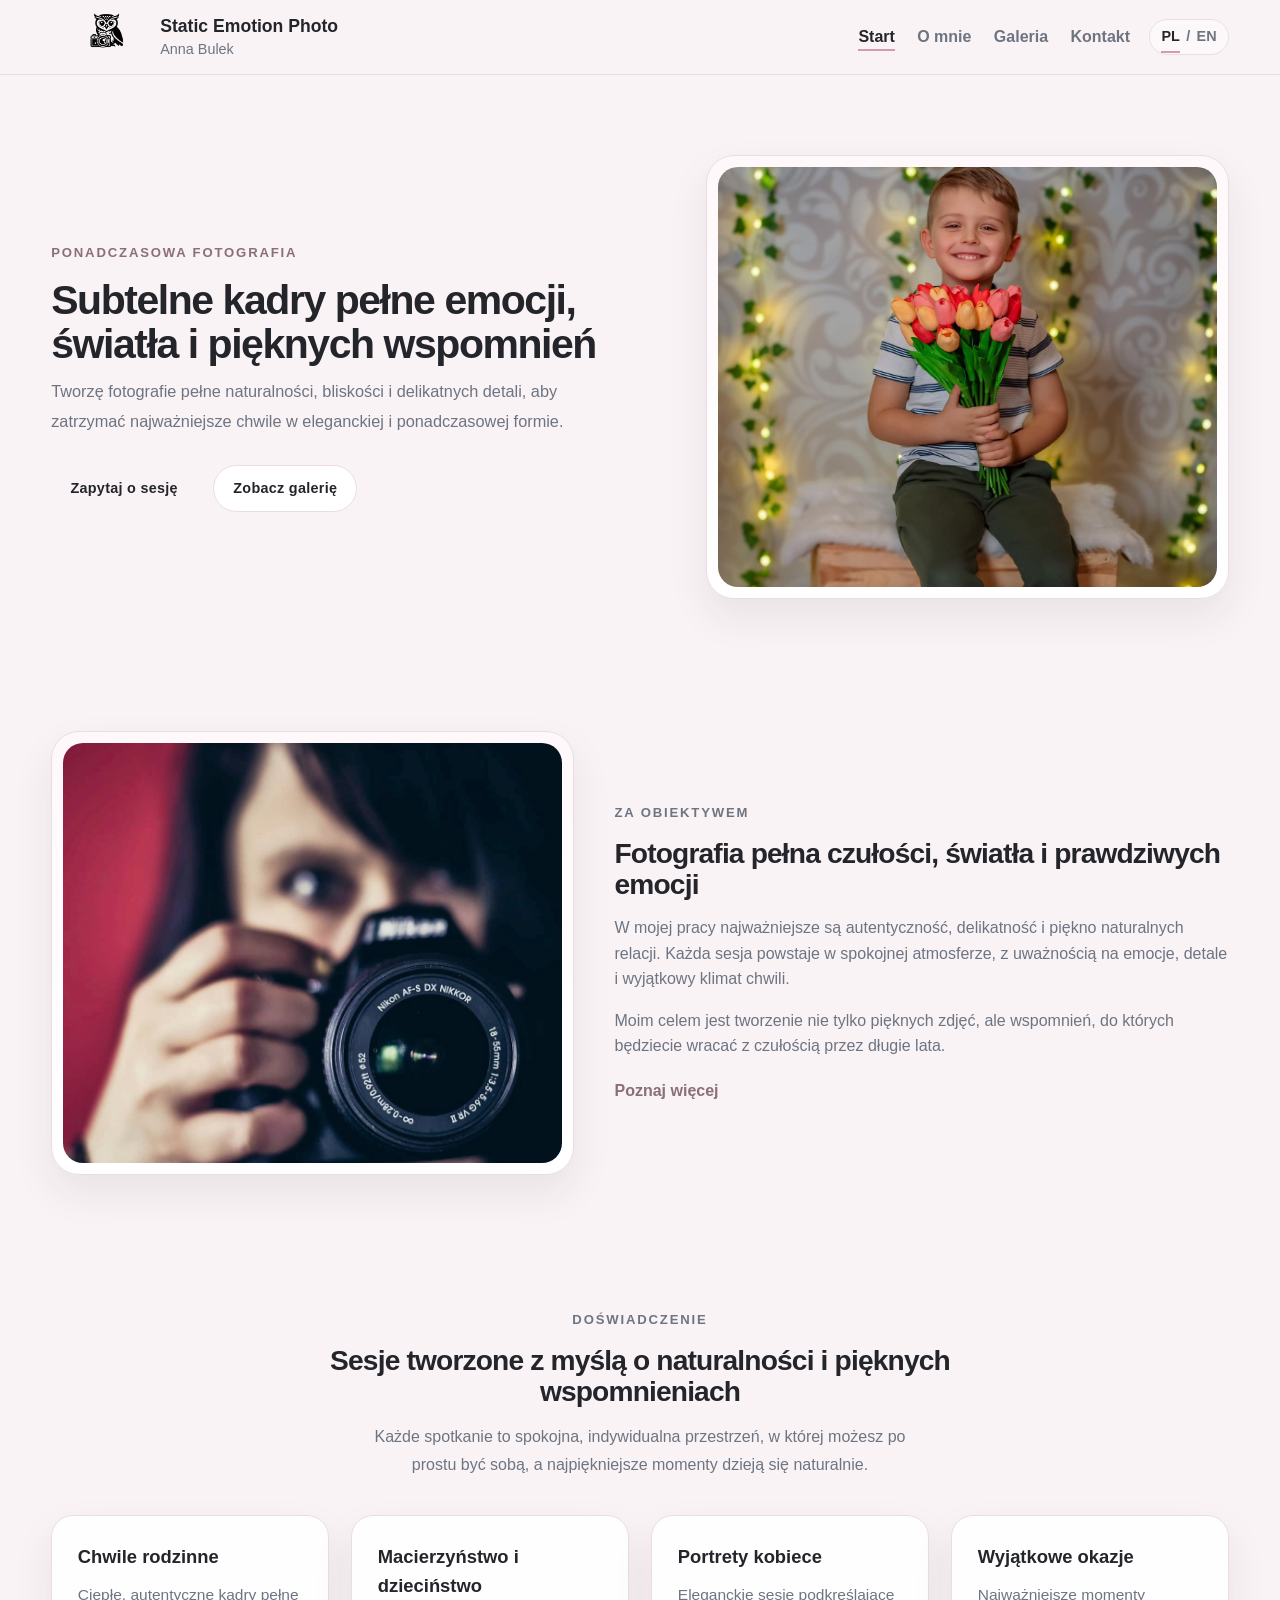
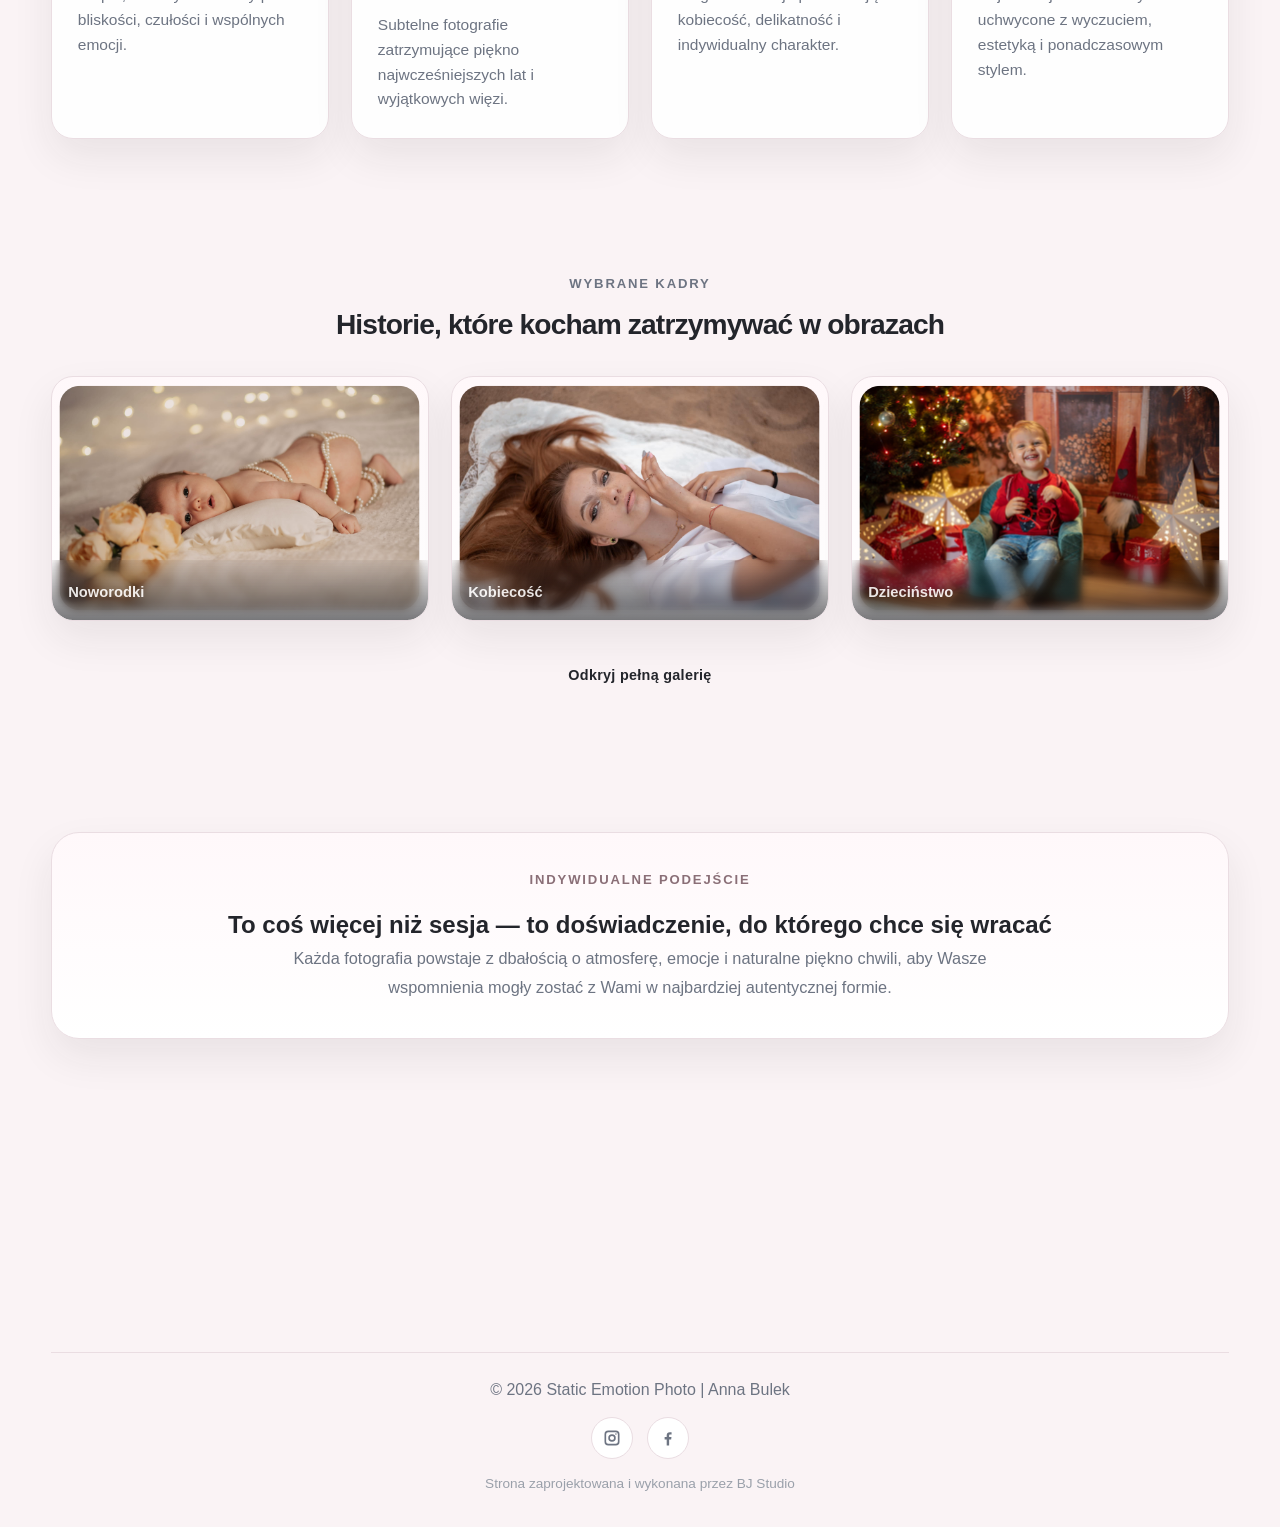
<file: index.html>
<!DOCTYPE html>
<html lang="pl">
<head>
  <meta charset="UTF-8">
  <meta name="viewport" content="width=device-width, initial-scale=1.0">

  <title>Static Emotion Photo | Ponadczasowa fotografia pełna emocji</title>
  <meta name="description" content="Subtelna, naturalna i ponadczasowa fotografia pełna emocji, bliskości i pięknych wspomnień.">
  <meta name="keywords" content="fotograf Jaworzno, fotografia rodzinna Jaworzno, sesja kobieca, sesja dziecięca, ponadczasowa fotografia, Static Emotion Photo">
  <meta name="author" content="Static Emotion Photo">
  <meta name="google-site-verification" content="44MKca6qi49Vq5cv_uIZCptFBGQqY_2awPQnyBeBsws" />
  <link rel="canonical" href="https://staticemotion.pl/">
  <meta property="og:title" content="Static Emotion Photo | Ponadczasowa fotografia pełna emocji">
  <meta property="og:description" content="Subtelna, naturalna i emocjonalna fotografia tworzona z myślą o najpiękniejszych wspomnieniach.">
  <meta property="og:type" content="website">
  <meta property="og:image" content="images/sesja_rodzinna_2.jpg">
  <meta property="og:locale" content="pl_PL">

  <link rel="stylesheet" href="style.css">
</head>
<body>

  <header class="site-header">
  <div class="container nav-wrapper">
    <a href="index.html" class="brand">
      <img src="images/Owl_logo.png" alt="Static Emotion Photo logo" class="brand-logo">
      <div class="brand-text">
        <span class="brand-name">Static Emotion Photo</span>
        <span class="brand-sub">Anna Bulek</span>
      </div>
    </a>

    <div class="nav-right">
      <!-- HAMBURGER -->
      <button class="menu-toggle" aria-label="Open menu" aria-expanded="false" aria-controls="mobile-menu">
        <span></span>
        <span></span>
        <span></span>
      </button>

      <!-- MENU -->
      <nav class="site-nav" id="mobile-menu">
        <ul>
          <li><a href="index.html" class="active-link">Start</a></li>
          <li><a href="about.html">O mnie</a></li>
          <li><a href="gallery.html">Galeria</a></li>
          <li><a href="contact.html">Kontakt</a></li>
        </ul>
      </nav>

      <!-- LANG -->
      <div class="language-switch">
        <a href="index.html" class="lang-link active">PL</a>
        <span>/</span>
        <a href="index-en.html" class="lang-link">EN</a>
      </div>
    </div>
  </div>

  <!-- OVERLAY -->
  <div class="menu-overlay"></div>
</header>

  <main>
    <section class="hero reveal">
      <div class="container hero-grid">
        <div class="hero-text">
          <p class="section-tag">Ponadczasowa fotografia</p>
          <h1>Subtelne kadry pełne emocji, światła i pięknych wspomnień</h1>
          <p class="hero-lead">
            Tworzę fotografie pełne naturalności, bliskości i delikatnych detali,
            aby zatrzymać najważniejsze chwile w eleganckiej i ponadczasowej formie.
          </p>

          <div class="hero-actions">
            <a href="contact.html" class="btn">Zapytaj o sesję</a>
            <a href="gallery.html" class="btn btn-secondary">Zobacz galerię</a>
          </div>
        </div>

        <div class="hero-image-card">
          <img src="images/sesja_dziecieca_4.jpg" alt="Zdjęcie główne Static Emotion Photo" class="hero-image">
        </div>
      </div>
    </section>

    <section class="section reveal">
      <div class="container two-col">
        <div class="section-image-card">
          <img src="images/o_mnie.jpg" alt="Portret fotografki Static Emotion Photo" class="about-image">
        </div>

        <div class="section-content">
          <p class="section-tag">Za obiektywem</p>
          <h2>Fotografia pełna czułości, światła i prawdziwych emocji</h2>
          <p>
            W mojej pracy najważniejsze są autentyczność, delikatność i piękno naturalnych relacji.
            Każda sesja powstaje w spokojnej atmosferze, z uważnością na emocje, detale i wyjątkowy klimat chwili.
          </p>
          <p>
            Moim celem jest tworzenie nie tylko pięknych zdjęć, ale wspomnień, do których będziecie wracać z czułością przez długie lata.
          </p>
          <a href="about.html" class="text-link">Poznaj więcej</a>
        </div>
      </div>
    </section>

    <section class="services section reveal">
      <div class="container">
        <div class="section-heading">
          <p class="section-tag">Doświadczenie</p>
          <h2>Sesje tworzone z myślą o naturalności i pięknych wspomnieniach</h2>
          <p class="section-lead">
            Każde spotkanie to spokojna, indywidualna przestrzeń, w której możesz po prostu być sobą,
            a najpiękniejsze momenty dzieją się naturalnie.
          </p>
        </div>

        <div class="cards-grid">
          <article class="service-card">
            <h3>Chwile rodzinne</h3>
            <p>Ciepłe, autentyczne kadry pełne bliskości, czułości i wspólnych emocji.</p>
          </article>

          <article class="service-card">
            <h3>Macierzyństwo i dzieciństwo</h3>
            <p>Subtelne fotografie zatrzymujące piękno najwcześniejszych lat i wyjątkowych więzi.</p>
          </article>

          <article class="service-card">
            <h3>Portrety kobiece</h3>
            <p>Eleganckie sesje podkreślające kobiecość, delikatność i indywidualny charakter.</p>
          </article>

          <article class="service-card">
            <h3>Wyjątkowe okazje</h3>
            <p>Najważniejsze momenty uchwycone z wyczuciem, estetyką i ponadczasowym stylem.</p>
          </article>
        </div>
      </div>
    </section>

    <section class="section reveal">
  <div class="container">
    <div class="section-heading">
      <p class="section-tag">Wybrane kadry</p>
      <h2>Historie, które kocham zatrzymywać w obrazach</h2>
    </div>

    <div class="preview-grid preview-grid-three">
      <article class="preview-card">
        <img
          src="images/sesja_noworodka_5.jpg"
          alt="Sesja noworodkowa"
          class="preview-image preview-crop-baby"
        >
        <div class="preview-overlay">
          <span>Noworodki</span>
        </div>
      </article>

      <article class="preview-card">
        <img
          src="images/sesja_kobieca_12.jpg"
          alt="Sesja kobieca"
          class="preview-image preview-crop-woman"
        >
        <div class="preview-overlay">
          <span>Kobiecość</span>
        </div>
      </article>

      <article class="preview-card">
        <img
          src="images/sesja_dziecieca_10.jpg"
          alt="Sesja dziecięca"
          class="preview-image preview-crop-sign"
        >
        <div class="preview-overlay">
          <span>Dzieciństwo</span>
        </div>
      </article>
    </div>

    <div class="section-cta-center">
      <a href="gallery.html" class="btn">Odkryj pełną galerię</a>
    </div>
  </div>
</section>

    <section class="section reveal">
      <div class="container page-card">
        <p class="page-tag">Indywidualne podejście</p>
        <h2>To coś więcej niż sesja — to doświadczenie, do którego chce się wracać</h2>
        <p class="page-lead">
          Każda fotografia powstaje z dbałością o atmosferę, emocje i naturalne piękno chwili,
          aby Wasze wspomnienia mogły zostać z Wami w najbardziej autentycznej formie.
        </p>
      </div>
    </section>

    <section class="cta luxury-cta reveal">
      <div class="container">
        <p class="section-tag">Stwórzmy razem coś pięknego</p>
        <h2>Twoja historia zasługuje na oprawę pełną emocji i subtelności</h2>
        <p>
          Niezależnie od tego, czy chcesz zatrzymać rodzinne chwile, kobiecą delikatność,
          macierzyństwo czy wyjątkowe wydarzenie — stwórzmy razem kadry, które pozostaną z Tobą na zawsze.
        </p>
        <a href="contact.html" class="btn">Zapytaj o swoją sesję</a>
      </div>
    </section>
  </main>

  <footer class="site-footer">
    <div class="container footer-wrapper">
      <p>© 2026 Static Emotion Photo | Anna Bulek</p>

      <div class="footer-socials">
        <a href="https://www.instagram.com/static.emotion.photo/" target="_blank" rel="noopener noreferrer" aria-label="Instagram" class="social-icon">
          <svg viewBox="0 0 24 24" aria-hidden="true">
            <path d="M7 2h10a5 5 0 0 1 5 5v10a5 5 0 0 1-5 5H7a5 5 0 0 1-5-5V7a5 5 0 0 1 5-5Zm0 2.2A2.8 2.8 0 0 0 4.2 7v10A2.8 2.8 0 0 0 7 19.8h10a2.8 2.8 0 0 0 2.8-2.8V7A2.8 2.8 0 0 0 17 4.2H7Zm10.25 1.45a1.05 1.05 0 1 1 0 2.1 1.05 1.05 0 0 1 0-2.1ZM12 7a5 5 0 1 1 0 10 5 5 0 0 1 0-10Zm0 2.2a2.8 2.8 0 1 0 0 5.6 2.8 2.8 0 0 0 0-5.6Z"/>
          </svg>
        </a>

        <a href="https://www.facebook.com/" target="_blank" rel="noopener noreferrer" aria-label="Facebook" class="social-icon">
          <svg viewBox="0 0 24 24" aria-hidden="true">
            <path d="M13.5 22v-8.1h2.72l.41-3.16H13.5V8.72c0-.92.25-1.54 1.57-1.54h1.68V4.35c-.29-.04-1.28-.12-2.43-.12-2.4 0-4.05 1.47-4.05 4.17v2.33H7.5v3.16h2.77V22h3.23Z"/>
          </svg>
        </a>
      </div>

      <p class="footer-credit">
        Strona zaprojektowana i wykonana przez BJ Studio
      </p>
    </div>
  </footer>

  <script src="script.js"></script>
</body>
</html>
</file>
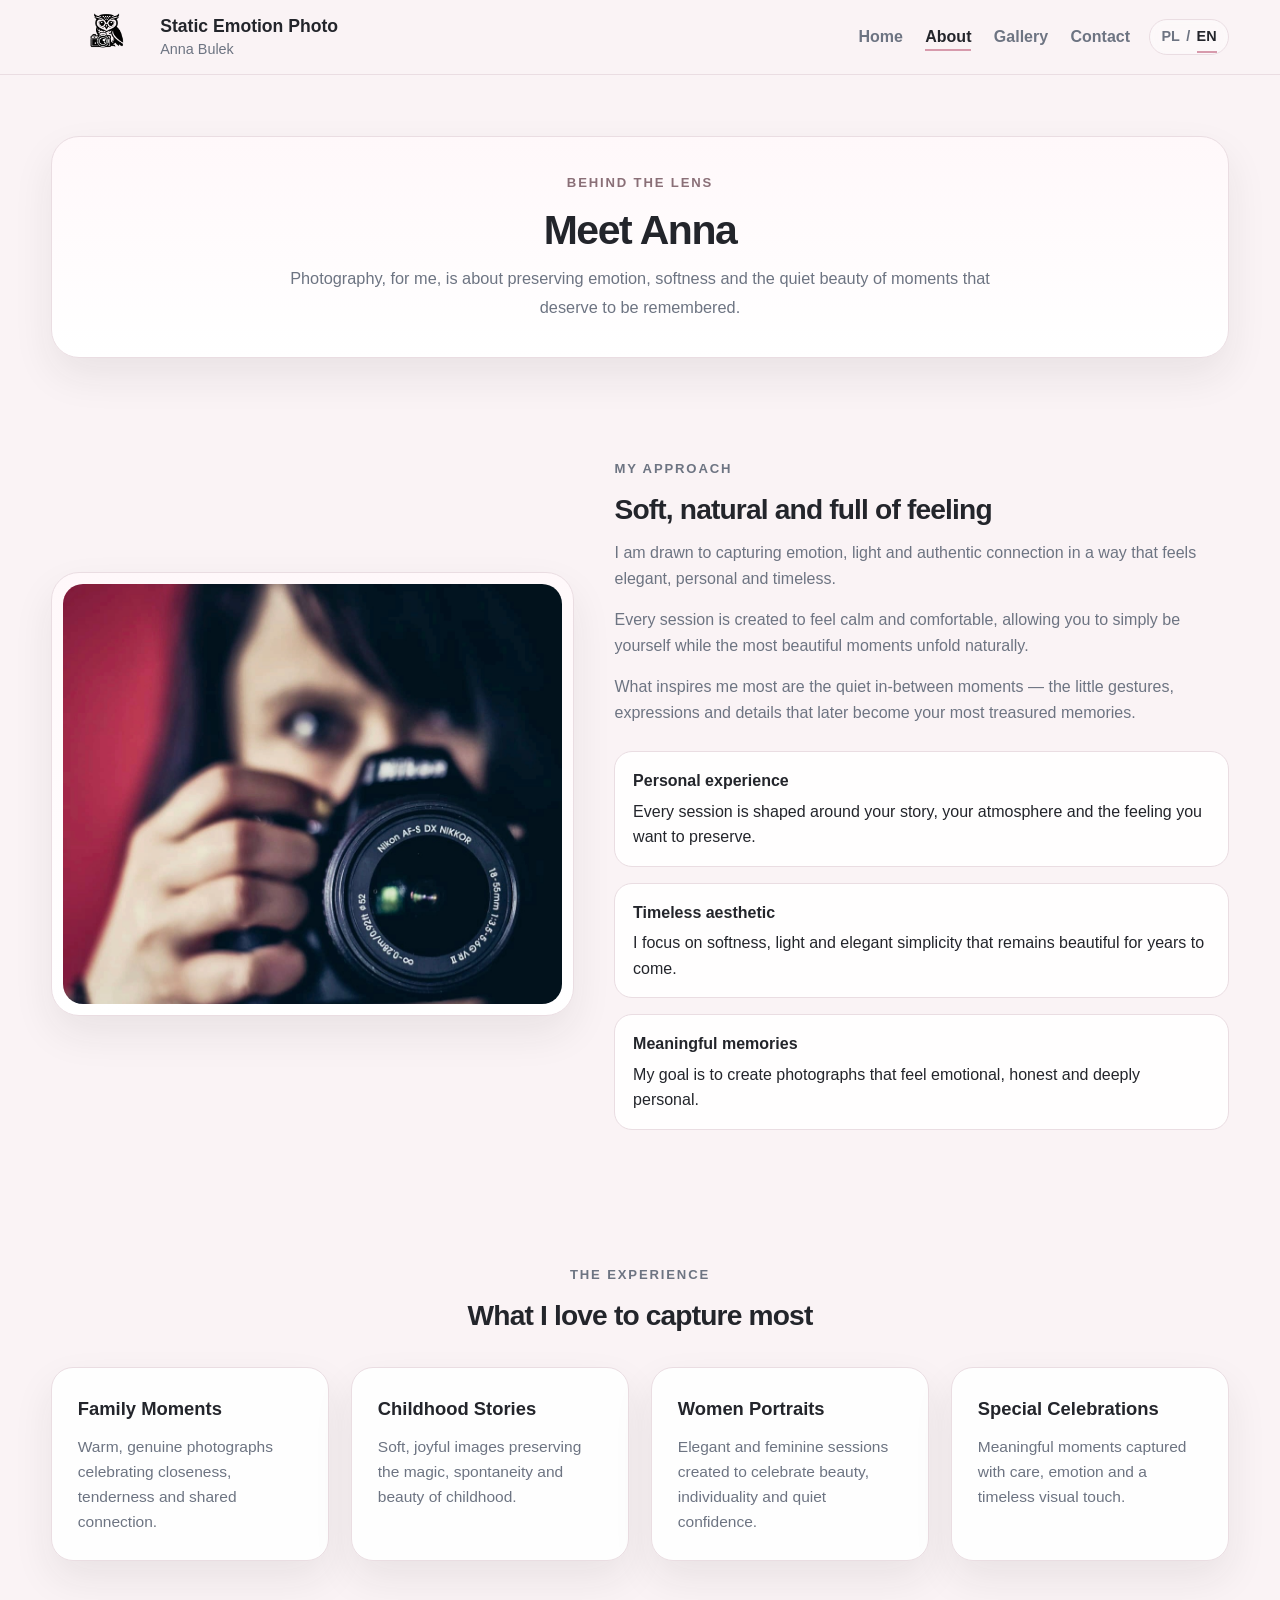
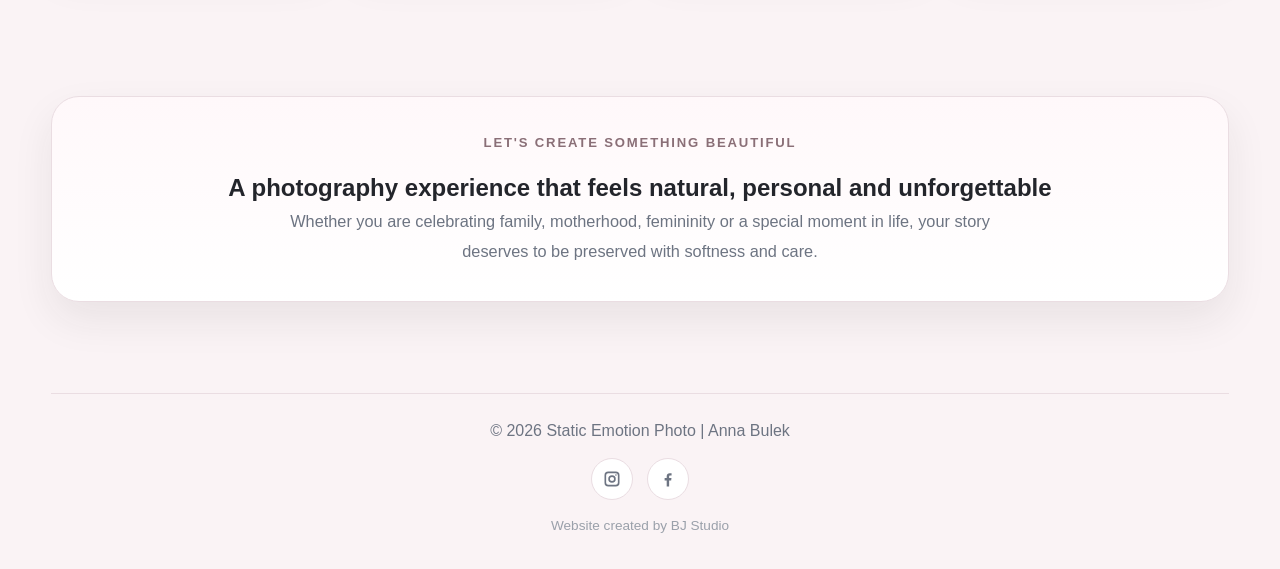
<file: about-en.html>
<!DOCTYPE html>
<html lang="en">
<head>
  <meta charset="UTF-8">
  <meta name="viewport" content="width=device-width, initial-scale=1.0">

  <title>About | Static Emotion Photo</title>
  <meta name="description" content="Discover the story behind Static Emotion Photo — soft, timeless photography filled with emotion, light and meaningful connection.">
  <meta name="keywords" content="Anna Bulek photographer, photographer Jaworzno, timeless photography, emotional photography, family sessions Jaworzno">
  <meta name="author" content="Static Emotion Photo">
  <link rel="canonical" href="https://staticemotion.pl/">
  <meta property="og:title" content="About | Static Emotion Photo">
  <meta property="og:description" content="Discover the soft, timeless style behind Static Emotion Photo.">
  <meta property="og:type" content="website">
  <meta property="og:image" content="images/sesja_kobieca_2.jpg">
  <meta property="og:locale" content="en_GB">

  <link rel="stylesheet" href="style.css">
</head>
<body>

  <header class="site-header">
  <div class="container nav-wrapper">
    <a href="index-en.html" class="brand">
      <img src="images/Owl_logo.png" alt="Static Emotion Photo logo" class="brand-logo">
      <div class="brand-text">
        <span class="brand-name">Static Emotion Photo</span>
        <span class="brand-sub">Anna Bulek</span>
      </div>
    </a>

    <div class="nav-right">
      <button class="menu-toggle" aria-label="Open menu" aria-expanded="false" aria-controls="mobile-menu">
        <span></span>
        <span></span>
        <span></span>
      </button>

      <nav class="site-nav" id="mobile-menu">
        <ul>
          <li><a href="index-en.html">Home</a></li>
          <li><a href="about-en.html" class="active-link">About</a></li>
          <li><a href="gallery-en.html">Gallery</a></li>
          <li><a href="contact-en.html">Contact</a></li>
        </ul>
      </nav>

      <div class="language-switch">
        <a href="about.html" class="lang-link">PL</a>
        <span>/</span>
        <a href="about-en.html" class="lang-link active">EN</a>
      </div>
    </div>
  </div>

  <div class="menu-overlay"></div>
</header>

  <main>
    <section class="page-hero reveal">
      <div class="container page-card">
        <p class="page-tag">Behind the Lens</p>
        <h1>Meet Anna</h1>
        <p class="page-lead">
          Photography, for me, is about preserving emotion, softness and the quiet beauty of moments that deserve to be remembered.
        </p>
      </div>
    </section>

    <section class="section reveal">
      <div class="container two-col">
        <div class="section-image-card">
          <img src="images/o_mnie.jpg" alt="Portrait of Anna, photographer behind Static Emotion Photo" class="about-image">
        </div>

        <div class="section-content">
          <p class="section-tag">My Approach</p>
          <h2>Soft, natural and full of feeling</h2>
          <p>
            I am drawn to capturing emotion, light and authentic connection in a way that feels elegant, personal and timeless.
          </p>
          <p>
            Every session is created to feel calm and comfortable, allowing you to simply be yourself while the most beautiful moments unfold naturally.
          </p>
          <p>
            What inspires me most are the quiet in-between moments — the little gestures, expressions and details that later become your most treasured memories.
          </p>

          <div class="feature-list">
            <div class="feature-item">
              <strong>Personal experience</strong>
              Every session is shaped around your story, your atmosphere and the feeling you want to preserve.
            </div>
            <div class="feature-item">
              <strong>Timeless aesthetic</strong>
              I focus on softness, light and elegant simplicity that remains beautiful for years to come.
            </div>
            <div class="feature-item">
              <strong>Meaningful memories</strong>
              My goal is to create photographs that feel emotional, honest and deeply personal.
            </div>
          </div>
        </div>
      </div>
    </section>

    <section class="services section reveal">
      <div class="container">
        <div class="section-heading">
          <p class="section-tag">The Experience</p>
          <h2>What I love to capture most</h2>
        </div>

        <div class="cards-grid">
          <article class="service-card">
            <h3>Family Moments</h3>
            <p>Warm, genuine photographs celebrating closeness, tenderness and shared connection.</p>
          </article>

          <article class="service-card">
            <h3>Childhood Stories</h3>
            <p>Soft, joyful images preserving the magic, spontaneity and beauty of childhood.</p>
          </article>

          <article class="service-card">
            <h3>Women Portraits</h3>
            <p>Elegant and feminine sessions created to celebrate beauty, individuality and quiet confidence.</p>
          </article>

          <article class="service-card">
            <h3>Special Celebrations</h3>
            <p>Meaningful moments captured with care, emotion and a timeless visual touch.</p>
          </article>
        </div>
      </div>
    </section>

    <section class="section reveal">
      <div class="container page-card">
        <p class="page-tag">Let's Create Something Beautiful</p>
        <h2>A photography experience that feels natural, personal and unforgettable</h2>
        <p class="page-lead">
          Whether you are celebrating family, motherhood, femininity or a special moment in life, your story deserves to be preserved with softness and care.
        </p>
      </div>
    </section>
  </main>

  <footer class="site-footer">
    <div class="container footer-wrapper">
      <p>© 2026 Static Emotion Photo | Anna Bulek</p>

      <div class="footer-socials">
        <a href="https://www.instagram.com/static.emotion.photo/" target="_blank" rel="noopener noreferrer" aria-label="Instagram" class="social-icon">
          <svg viewBox="0 0 24 24" aria-hidden="true">
            <path d="M7 2h10a5 5 0 0 1 5 5v10a5 5 0 0 1-5 5H7a5 5 0 0 1-5-5V7a5 5 0 0 1 5-5Zm0 2.2A2.8 2.8 0 0 0 4.2 7v10A2.8 2.8 0 0 0 7 19.8h10a2.8 2.8 0 0 0 2.8-2.8V7A2.8 2.8 0 0 0 17 4.2H7Zm10.25 1.45a1.05 1.05 0 1 1 0 2.1 1.05 1.05 0 0 1 0-2.1ZM12 7a5 5 0 1 1 0 10 5 5 0 0 1 0-10Zm0 2.2a2.8 2.8 0 1 0 0 5.6 2.8 2.8 0 0 0 0-5.6Z"/>
          </svg>
        </a>

        <a href="https://www.facebook.com/" target="_blank" rel="noopener noreferrer" aria-label="Facebook" class="social-icon">
          <svg viewBox="0 0 24 24" aria-hidden="true">
            <path d="M13.5 22v-8.1h2.72l.41-3.16H13.5V8.72c0-.92.25-1.54 1.57-1.54h1.68V4.35c-.29-.04-1.28-.12-2.43-.12-2.4 0-4.05 1.47-4.05 4.17v2.33H7.5v3.16h2.77V22h3.23Z"/>
          </svg>
        </a>
      </div>

      <p class="footer-credit">
        Website created by BJ Studio 
      </p>
    </div>
  </footer>

  <script src="script.js"></script>
</body>
</html>
</file>
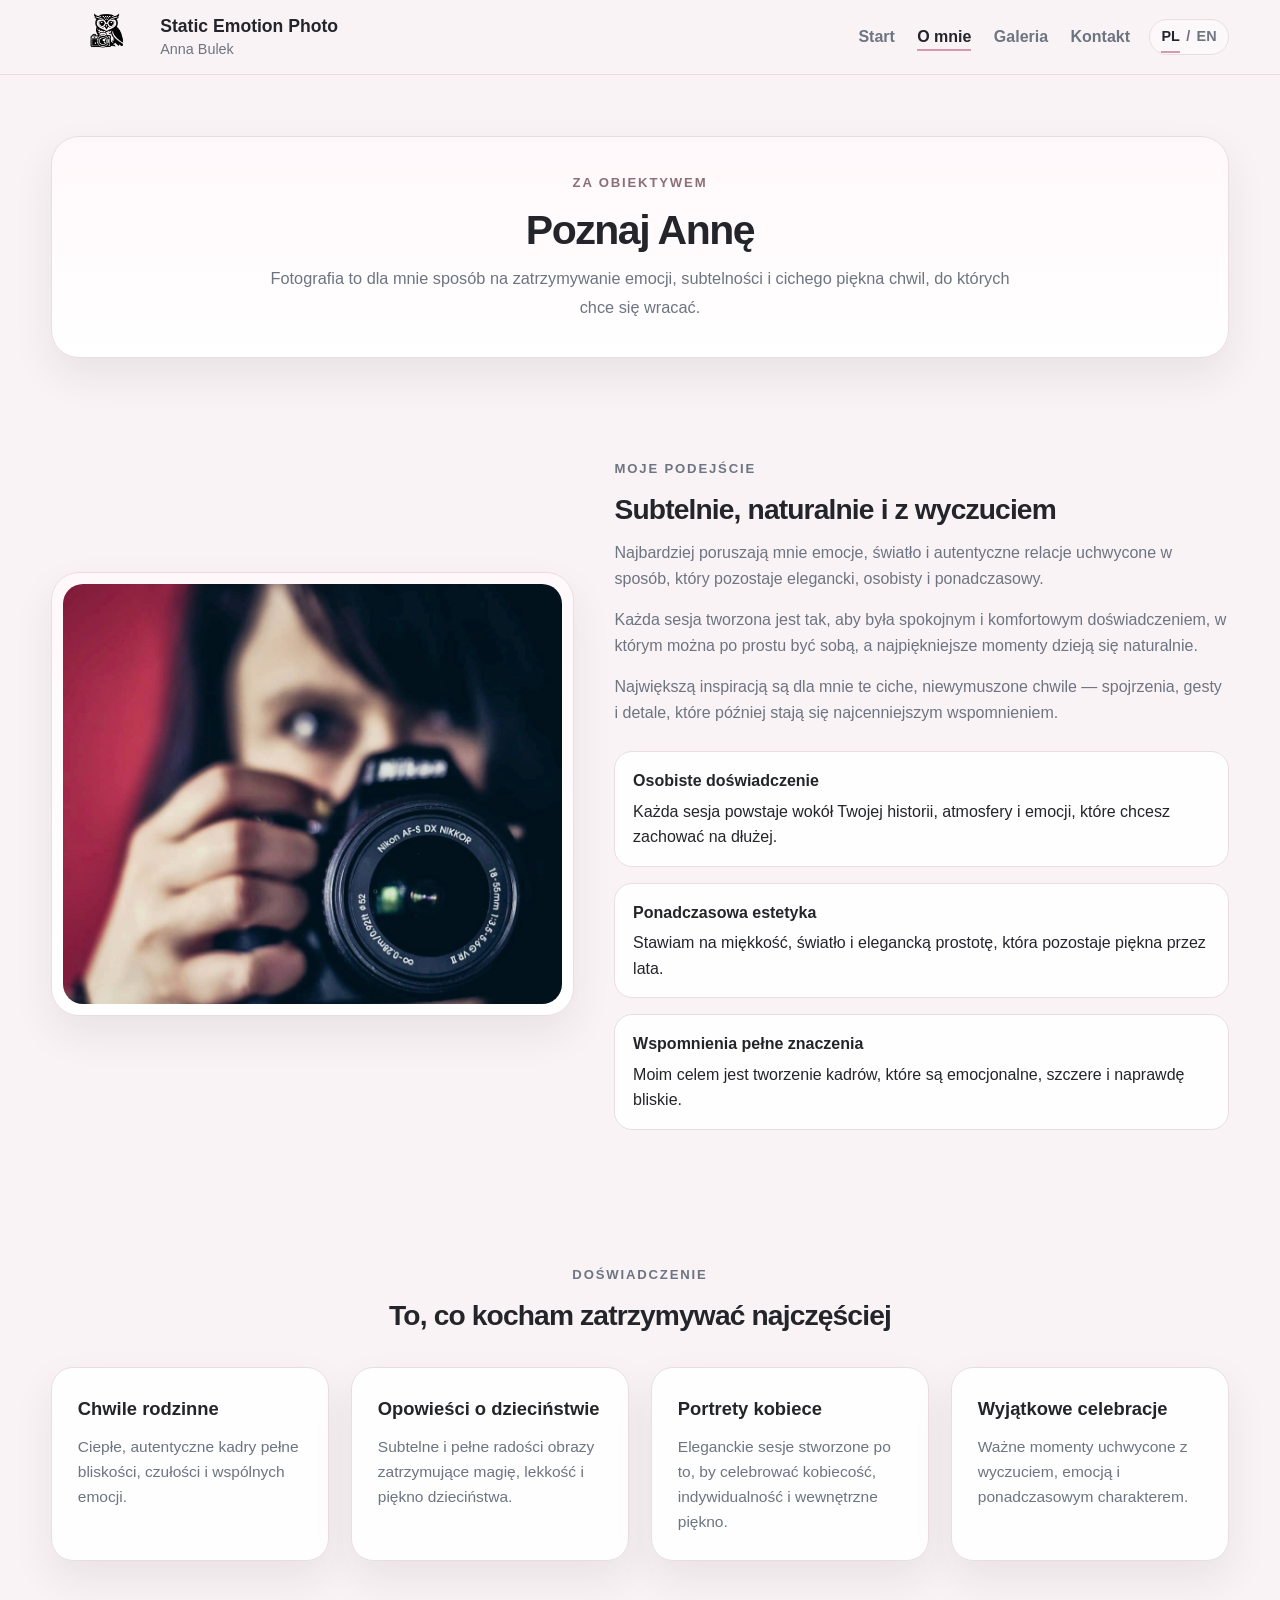
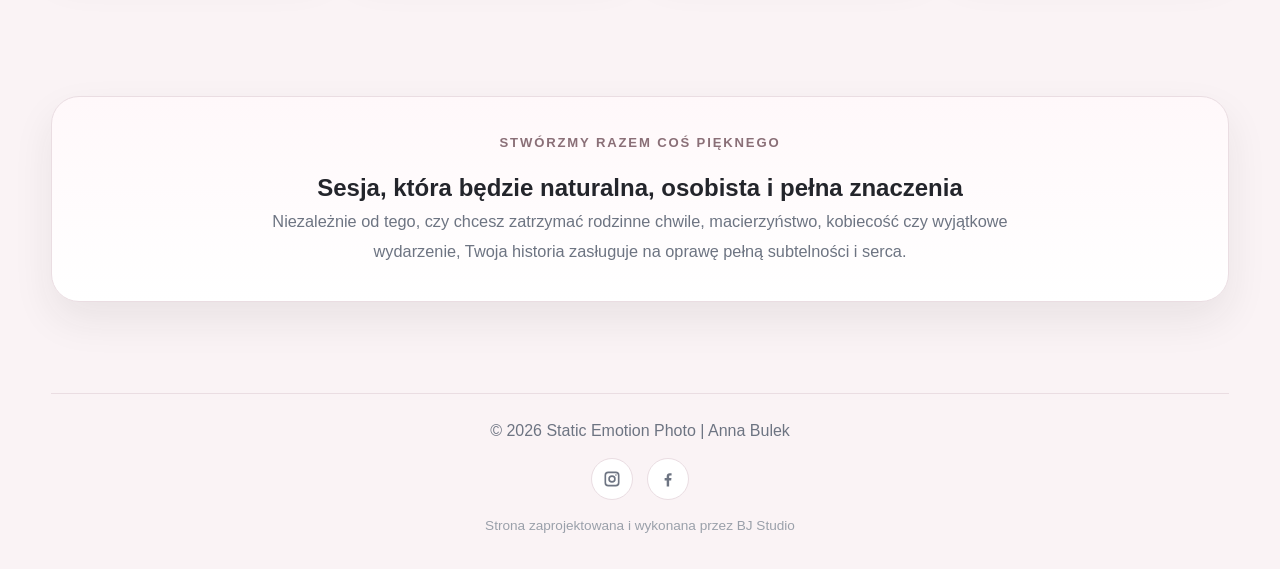
<file: about.html>
<!DOCTYPE html>
<html lang="pl">
<head>
  <meta charset="UTF-8">
  <meta name="viewport" content="width=device-width, initial-scale=1.0">

  <title>O mnie | Static Emotion Photo</title>
  <meta name="description" content="Poznaj historię stojącą za marką Static Emotion Photo — subtelną, ponadczasową fotografię pełną emocji, światła i pięknych wspomnień.">
  <meta name="keywords" content="Anna Bulek, fotograf Jaworzno, fotografka Jaworzno, fotografia naturalna, fotografia ponadczasowa, sesje zdjęciowe Jaworzno">
  <meta name="author" content="Static Emotion Photo">
  <link rel="canonical" href="https://staticemotion.pl/">
  <meta property="og:title" content="O mnie | Static Emotion Photo">
  <meta property="og:description" content="Poznaj subtelny i ponadczasowy styl pracy Static Emotion Photo.">
  <meta property="og:type" content="website">
  <meta property="og:image" content="images/sesja_kobieca_2.jpg">
  <meta property="og:locale" content="pl_PL">

  <link rel="stylesheet" href="style.css">
</head>
<body>

  <header class="site-header">
  <div class="container nav-wrapper">
    <a href="index.html" class="brand">
      <img src="images/Owl_logo.png" alt="Static Emotion Photo logo" class="brand-logo">
      <div class="brand-text">
        <span class="brand-name">Static Emotion Photo</span>
        <span class="brand-sub">Anna Bulek</span>
      </div>
    </a>

    <div class="nav-right">
      <button class="menu-toggle" aria-label="Open menu" aria-expanded="false" aria-controls="mobile-menu">
        <span></span>
        <span></span>
        <span></span>
      </button>

      <nav class="site-nav" id="mobile-menu">
        <ul>
          <li><a href="index.html">Start</a></li>
          <li><a href="about.html" class="active-link">O mnie</a></li>
          <li><a href="gallery.html">Galeria</a></li>
          <li><a href="contact.html">Kontakt</a></li>
        </ul>
      </nav>

      <div class="language-switch">
        <a href="about.html" class="lang-link active">PL</a>
        <span>/</span>
        <a href="about-en.html" class="lang-link">EN</a>
      </div>
    </div>
  </div>

  <div class="menu-overlay"></div>
</header>

  <main>
    <section class="page-hero reveal">
      <div class="container page-card">
        <p class="page-tag">Za obiektywem</p>
        <h1>Poznaj Annę</h1>
        <p class="page-lead">
          Fotografia to dla mnie sposób na zatrzymywanie emocji, subtelności i cichego piękna chwil, do których chce się wracać.
        </p>
      </div>
    </section>

    <section class="section reveal">
      <div class="container two-col">
        <div class="section-image-card">
          <img src="images/o_mnie.jpg" alt="Portret Anny, fotografki Static Emotion Photo" class="about-image">
        </div>

        <div class="section-content">
          <p class="section-tag">Moje podejście</p>
          <h2>Subtelnie, naturalnie i z wyczuciem</h2>
          <p>
            Najbardziej poruszają mnie emocje, światło i autentyczne relacje uchwycone w sposób, który pozostaje elegancki, osobisty i ponadczasowy.
          </p>
          <p>
            Każda sesja tworzona jest tak, aby była spokojnym i komfortowym doświadczeniem, w którym można po prostu być sobą, a najpiękniejsze momenty dzieją się naturalnie.
          </p>
          <p>
            Największą inspiracją są dla mnie te ciche, niewymuszone chwile — spojrzenia, gesty i detale, które później stają się najcenniejszym wspomnieniem.
          </p>

          <div class="feature-list">
            <div class="feature-item">
              <strong>Osobiste doświadczenie</strong>
              Każda sesja powstaje wokół Twojej historii, atmosfery i emocji, które chcesz zachować na dłużej.
            </div>
            <div class="feature-item">
              <strong>Ponadczasowa estetyka</strong>
              Stawiam na miękkość, światło i elegancką prostotę, która pozostaje piękna przez lata.
            </div>
            <div class="feature-item">
              <strong>Wspomnienia pełne znaczenia</strong>
              Moim celem jest tworzenie kadrów, które są emocjonalne, szczere i naprawdę bliskie.
            </div>
          </div>
        </div>
      </div>
    </section>

    <section class="services section reveal">
      <div class="container">
        <div class="section-heading">
          <p class="section-tag">Doświadczenie</p>
          <h2>To, co kocham zatrzymywać najczęściej</h2>
        </div>

        <div class="cards-grid">
          <article class="service-card">
            <h3>Chwile rodzinne</h3>
            <p>Ciepłe, autentyczne kadry pełne bliskości, czułości i wspólnych emocji.</p>
          </article>

          <article class="service-card">
            <h3>Opowieści o dzieciństwie</h3>
            <p>Subtelne i pełne radości obrazy zatrzymujące magię, lekkość i piękno dzieciństwa.</p>
          </article>

          <article class="service-card">
            <h3>Portrety kobiece</h3>
            <p>Eleganckie sesje stworzone po to, by celebrować kobiecość, indywidualność i wewnętrzne piękno.</p>
          </article>

          <article class="service-card">
            <h3>Wyjątkowe celebracje</h3>
            <p>Ważne momenty uchwycone z wyczuciem, emocją i ponadczasowym charakterem.</p>
          </article>
        </div>
      </div>
    </section>

    <section class="section reveal">
      <div class="container page-card">
        <p class="page-tag">Stwórzmy razem coś pięknego</p>
        <h2>Sesja, która będzie naturalna, osobista i pełna znaczenia</h2>
        <p class="page-lead">
          Niezależnie od tego, czy chcesz zatrzymać rodzinne chwile, macierzyństwo, kobiecość czy wyjątkowe wydarzenie, Twoja historia zasługuje na oprawę pełną subtelności i serca.
        </p>
      </div>
    </section>
  </main>

  <footer class="site-footer">
    <div class="container footer-wrapper">
      <p>© 2026 Static Emotion Photo | Anna Bulek</p>

      <div class="footer-socials">
        <a href="https://www.instagram.com/static.emotion.photo/" target="_blank" rel="noopener noreferrer" aria-label="Instagram" class="social-icon">
          <svg viewBox="0 0 24 24" aria-hidden="true">
            <path d="M7 2h10a5 5 0 0 1 5 5v10a5 5 0 0 1-5 5H7a5 5 0 0 1-5-5V7a5 5 0 0 1 5-5Zm0 2.2A2.8 2.8 0 0 0 4.2 7v10A2.8 2.8 0 0 0 7 19.8h10a2.8 2.8 0 0 0 2.8-2.8V7A2.8 2.8 0 0 0 17 4.2H7Zm10.25 1.45a1.05 1.05 0 1 1 0 2.1 1.05 1.05 0 0 1 0-2.1ZM12 7a5 5 0 1 1 0 10 5 5 0 0 1 0-10Zm0 2.2a2.8 2.8 0 1 0 0 5.6 2.8 2.8 0 0 0 0-5.6Z"/>
          </svg>
        </a>

        <a href="https://www.facebook.com/" target="_blank" rel="noopener noreferrer" aria-label="Facebook" class="social-icon">
          <svg viewBox="0 0 24 24" aria-hidden="true">
            <path d="M13.5 22v-8.1h2.72l.41-3.16H13.5V8.72c0-.92.25-1.54 1.57-1.54h1.68V4.35c-.29-.04-1.28-.12-2.43-.12-2.4 0-4.05 1.47-4.05 4.17v2.33H7.5v3.16h2.77V22h3.23Z"/>
          </svg>
        </a>
      </div>

      <p class="footer-credit">
        Strona zaprojektowana i wykonana przez BJ Studio
      </p>
    </div>
  </footer>

  <script src="script.js"></script>
</body>
</html>
</file>
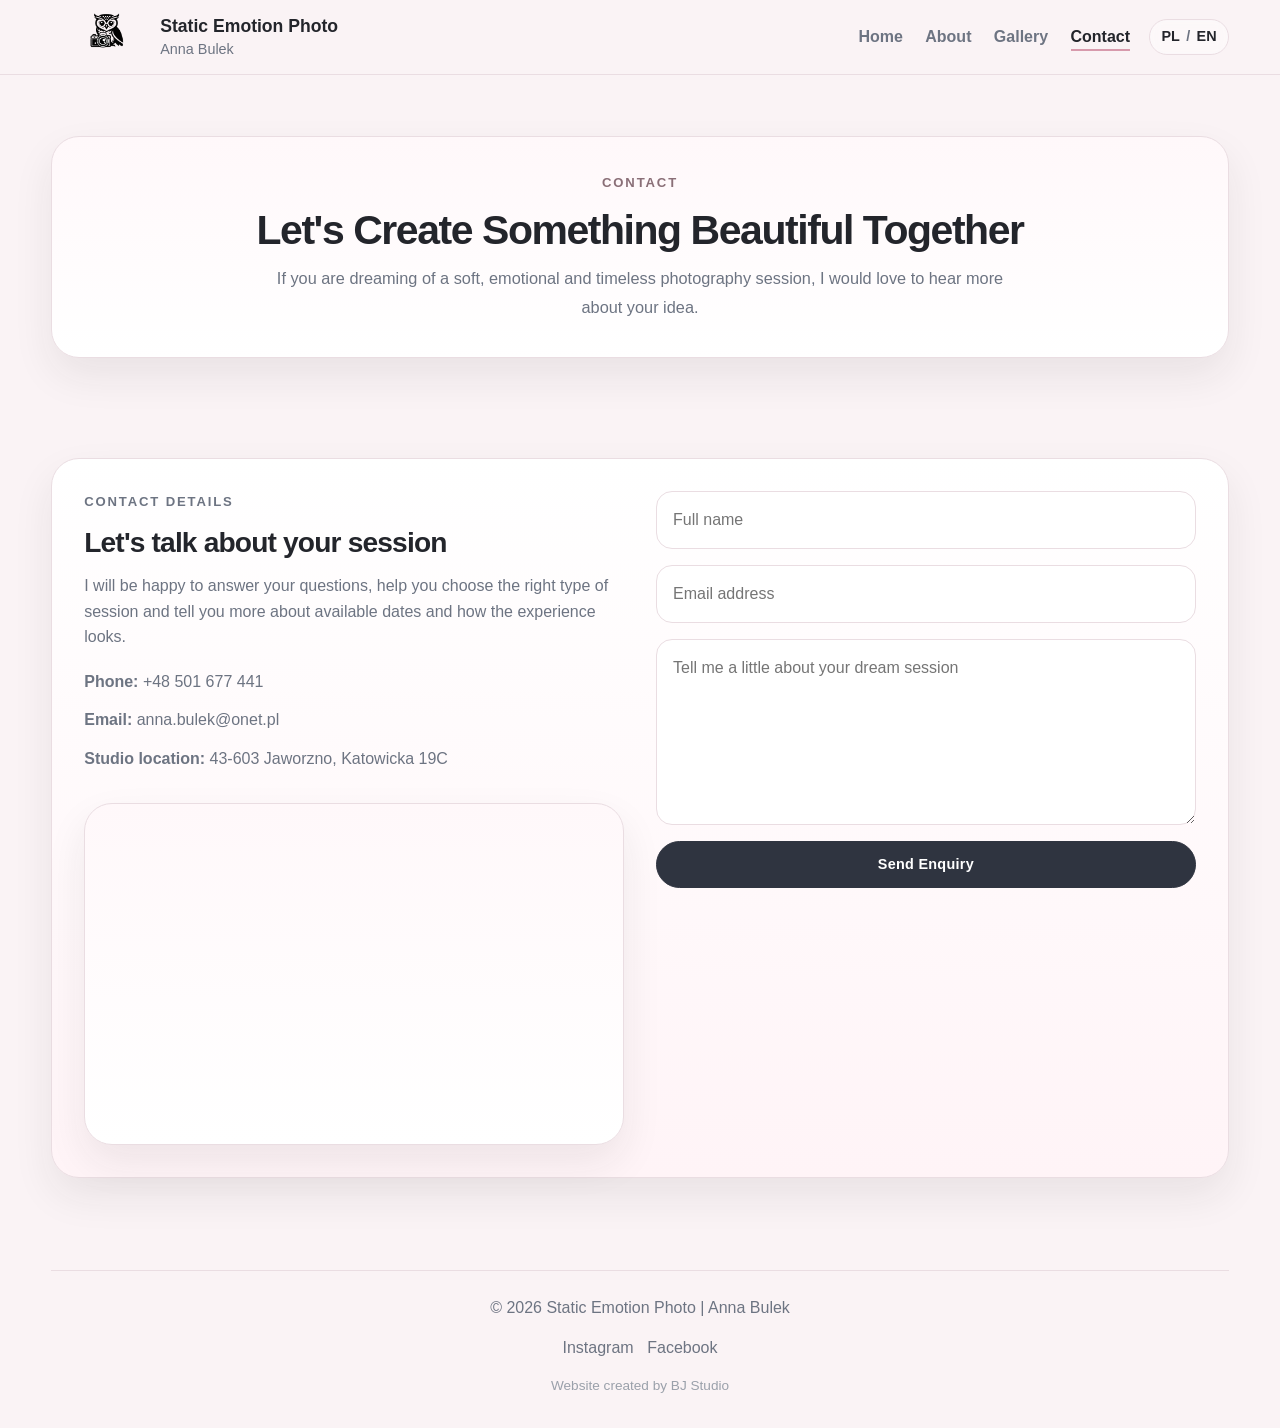
<file: contact-en.html>
<!DOCTYPE html>
<html lang="en">
<head>
  <meta charset="UTF-8">
  <meta name="viewport" content="width=device-width, initial-scale=1.0">

  <title>Contact | Static Emotion Photo</title>
  <meta name="description" content="Get in touch with Static Emotion Photo and enquire about your photography session. Soft, timeless photography full of emotion, light and beautiful memories.">
  <meta name="keywords" content="contact photographer Jaworzno, book photo session Jaworzno, photography session Jaworzno, photographer contact">
  <meta name="author" content="Static Emotion Photo">
  <link rel="canonical" href="https://staticemotion.pl/">
  <meta property="og:title" content="Contact | Static Emotion Photo">
  <meta property="og:description" content="Get in touch and enquire about your photography session with Static Emotion Photo.">
  <meta property="og:type" content="website">
  <meta property="og:image" content="images/sesja_brzuszkowa_1.jpg">
  <meta property="og:locale" content="en_GB">

  <link rel="stylesheet" href="style.css">
</head>
<body>

<header class="site-header">
  <div class="container nav-wrapper">
    <a href="index-en.html" class="brand">
      <img src="images/Owl_logo.png" alt="Static Emotion Photo logo" class="brand-logo">
      <div class="brand-text">
        <span class="brand-name">Static Emotion Photo</span>
        <span class="brand-sub">Anna Bulek</span>
      </div>
    </a>

    <div class="nav-right">
      <button class="menu-toggle" aria-label="Open menu">
        <span></span>
        <span></span>
        <span></span>
      </button>

      <nav class="site-nav">
        <ul>
          <li><a href="index-en.html">Home</a></li>
          <li><a href="about-en.html">About</a></li>
          <li><a href="gallery-en.html">Gallery</a></li>
          <li><a href="contact-en.html" class="active-link">Contact</a></li>
        </ul>
      </nav>

      <div class="language-switch">
        <a href="contact.html">PL</a>
        <span>/</span>
        <a href="contact-en.html" class="active">EN</a>
      </div>
    </div>
  </div>

  <div class="menu-overlay"></div>
</header>

<main>

  <section class="page-hero reveal">
    <div class="container page-card">
      <p class="page-tag">Contact</p>
      <h1>Let's Create Something Beautiful Together</h1>
      <p class="page-lead">
        If you are dreaming of a soft, emotional and timeless photography session,
        I would love to hear more about your idea.
      </p>
    </div>
  </section>

  <section class="section reveal">
    <div class="container contact-box">

      <div class="contact-text">
        <p class="section-tag">Contact Details</p>
        <h2>Let's talk about your session</h2>
        <p>
          I will be happy to answer your questions, help you choose the right type of session
          and tell you more about available dates and how the experience looks.
        </p>

        <div class="contact-details">
          <p><strong>Phone:</strong> <a href="tel:+48501677441">+48 501 677 441</a></p>
          <p><strong>Email:</strong> <a href="mailto:anna.bulek@onet.pl">anna.bulek@onet.pl</a></p>
          <p><strong>Studio location:</strong> 43-603 Jaworzno, Katowicka 19C</p>
        </div>

        <div class="map-box">
          <iframe
            src="https://www.google.com/maps/embed?pb=!1m18!1m12!1m3!1d2552.5443688619407!2d19.218009076046425!3d50.225734303519104!2m3!1f0!2f0!3f0!3m2!1i1024!2i768!4f13.1!3m3!1m2!1s0x4716c35d4ac21791%3A0xcd7ecb3d70e3256d!2sKatowicka%2019C%2C%2043-603%20Jaworzno!5e0!3m2!1sen!2spl!4v1774301623337!5m2!1sen!2spl"
            width="600"
            height="350"
            style="border:0;"
            loading="lazy"
            title="Map to Static Emotion Photo studio">
          </iframe>
        </div>
      </div>

      <!-- FORM -->
      <form class="contact-form" action="https://formspree.io/f/xeepvvlz" method="POST">

        <input type="hidden" name="_subject" value="New enquiry - Static Emotion Photo">
        <input type="hidden" name="_template" value="table">
        <input type="hidden" name="_captcha" value="false">

        <input type="text" name="name" placeholder="Full name" required>
        <input type="email" name="email" placeholder="Email address" required>
        <textarea name="message" placeholder="Tell me a little about your dream session" rows="6" required></textarea>

        <button type="submit" class="btn btn-primary">Send Enquiry</button>

        <p class="form-success" style="display:none; margin-top:10px;">
          Thank you! Your message has been sent ✨
        </p>

      </form>

    </div>
  </section>

</main>

<footer class="site-footer">
  <div class="container footer-wrapper">
    <p>© 2026 Static Emotion Photo | Anna Bulek</p>

    <div class="footer-socials">
      <a href="https://www.instagram.com/static.emotion.photo/" target="_blank">Instagram</a>
      <a href="https://www.facebook.com/" target="_blank">Facebook</a>
    </div>

    <p class="footer-credit">
      Website created by BJ Studio 
    </p>
  </div>
</footer>

<script src="script.js"></script>

<script>
const form = document.querySelector('.contact-form');
const success = document.querySelector('.form-success');

form.addEventListener('submit', async (e) => {
  e.preventDefault();

  const data = new FormData(form);

  const response = await fetch(form.action, {
    method: 'POST',
    body: data,
    headers: { 'Accept': 'application/json' }
  });

  if (response.ok) {
    form.reset();
    success.style.display = 'block';
  }
});
</script>

</body>
</html>
</file>
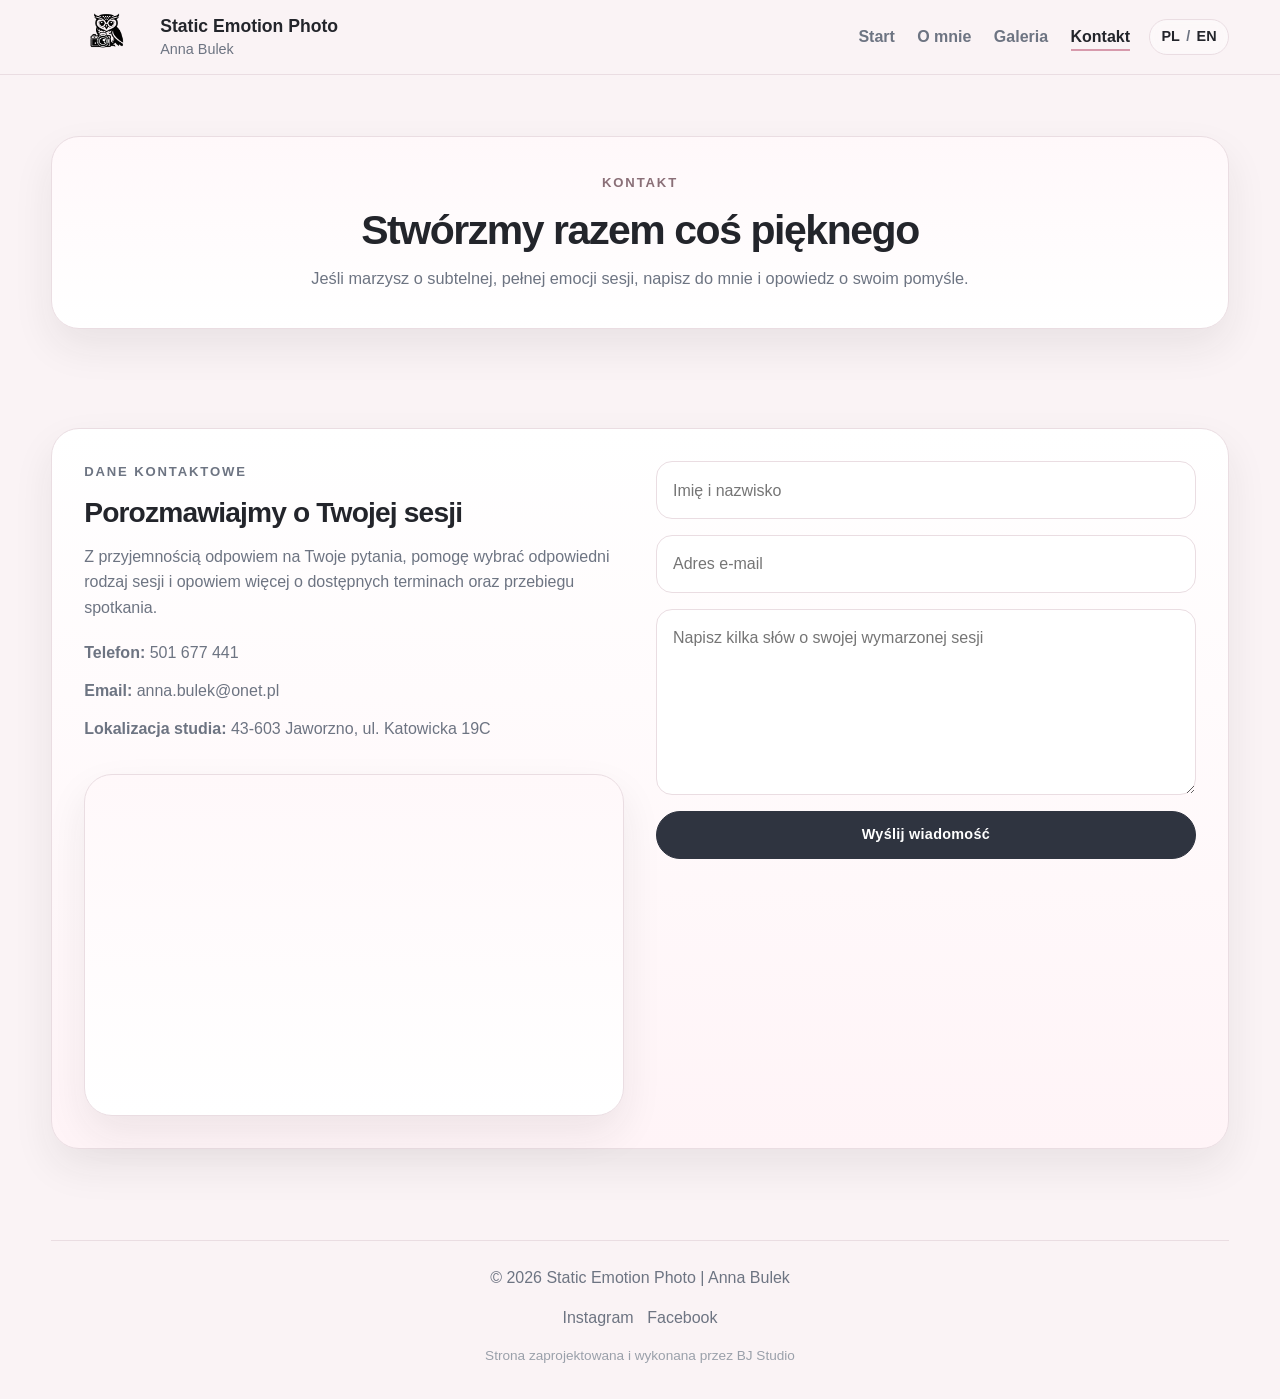
<file: contact.html>
<!DOCTYPE html>
<html lang="pl">
<head>
  <meta charset="UTF-8">
  <meta name="viewport" content="width=device-width, initial-scale=1.0">

  <title>Kontakt | Static Emotion Photo</title>
  <meta name="description" content="Skontaktuj się ze Static Emotion Photo i zapytaj o swoją wymarzoną sesję zdjęciową. Subtelna fotografia pełna emocji, światła i pięknych wspomnień.">
  <meta name="keywords" content="kontakt fotograf Jaworzno, rezerwacja sesji Jaworzno, sesja zdjęciowa Jaworzno, fotograf kontakt">
  <meta name="author" content="Static Emotion Photo">
  <link rel="canonical" href="https://staticemotion.pl/">
  <meta property="og:title" content="Kontakt | Static Emotion Photo">
  <meta property="og:description" content="Skontaktuj się i zapytaj o swoją sesję zdjęciową ze Static Emotion Photo.">
  <meta property="og:type" content="website">
  <meta property="og:image" content="images/sesja_brzuszkowa_1.jpg">
  <meta property="og:locale" content="pl_PL">

  <link rel="stylesheet" href="style.css">
</head>
<body>

<header class="site-header">
  <div class="container nav-wrapper">
    <a href="index.html" class="brand">
      <img src="images/Owl_logo.png" alt="Static Emotion Photo logo" class="brand-logo">
      <div class="brand-text">
        <span class="brand-name">Static Emotion Photo</span>
        <span class="brand-sub">Anna Bulek</span>
      </div>
    </a>

    <div class="nav-right">
      <button class="menu-toggle" aria-label="Open menu">
        <span></span>
        <span></span>
        <span></span>
      </button>

      <nav class="site-nav">
        <ul>
          <li><a href="index.html">Start</a></li>
          <li><a href="about.html">O mnie</a></li>
          <li><a href="gallery.html">Galeria</a></li>
          <li><a href="contact.html" class="active-link">Kontakt</a></li>
        </ul>
      </nav>

      <div class="language-switch">
        <a href="contact.html" class="active">PL</a>
        <span>/</span>
        <a href="contact-en.html">EN</a>
      </div>
    </div>
  </div>

  <div class="menu-overlay"></div>
</header>

<main>

<section class="page-hero reveal">
  <div class="container page-card">
    <p class="page-tag">Kontakt</p>
    <h1>Stwórzmy razem coś pięknego</h1>
    <p class="page-lead">
      Jeśli marzysz o subtelnej, pełnej emocji sesji, napisz do mnie i opowiedz o swoim pomyśle.
    </p>
  </div>
</section>

<section class="section reveal">
  <div class="container contact-box">

    <div class="contact-text">
      <p class="section-tag">Dane kontaktowe</p>
      <h2>Porozmawiajmy o Twojej sesji</h2>
      <p>
        Z przyjemnością odpowiem na Twoje pytania, pomogę wybrać odpowiedni rodzaj sesji
        i opowiem więcej o dostępnych terminach oraz przebiegu spotkania.
      </p>

      <div class="contact-details">
        <p><strong>Telefon:</strong> <a href="tel:+48501677441">501 677 441</a></p>
        <p><strong>Email:</strong> <a href="mailto:anna.bulek@onet.pl">anna.bulek@onet.pl</a></p>
        <p><strong>Lokalizacja studia:</strong> 43-603 Jaworzno, ul. Katowicka 19C</p>
      </div>

      <div class="map-box">
        <iframe
          src="https://www.google.com/maps/embed?pb=!1m18!1m12!1m3!1d2552.5443688619407!2d19.218009076046425!3d50.225734303519104!2m3!1f0!2f0!3f0!3m2!1i1024!2i768!4f13.1!3m3!1m2!1s0x4716c35d4ac21791%3A0xcd7ecb3d70e3256d!2sKatowicka%2019C%2C%2043-603%20Jaworzno!5e0!3m2!1sen!2spl!4v1774301623337!5m2!1sen!2spl"
          width="600"
          height="350"
          style="border:0;"
          loading="lazy"
          title="Mapa dojazdu do studia Static Emotion Photo">
        </iframe>
      </div>
    </div>

    <!-- FORM -->
    <form class="contact-form" action="https://formspree.io/f/xeepvvlz" method="POST">

      <input type="hidden" name="_subject" value="Nowe zapytanie - Static Emotion Photo">
      <input type="hidden" name="_template" value="table">
      <input type="hidden" name="_captcha" value="false">

      <input type="text" name="name" placeholder="Imię i nazwisko" required>
      <input type="email" name="email" placeholder="Adres e-mail" required>
      <textarea name="message" placeholder="Napisz kilka słów o swojej wymarzonej sesji" rows="6" required></textarea>

      <button type="submit" class="btn btn-primary">Wyślij wiadomość</button>

      <p class="form-success" style="display:none; margin-top:10px;">
        Dziękuję! Wiadomość została wysłana ✨
      </p>

    </form>

  </div>
</section>

</main>

<footer class="site-footer">
  <div class="container footer-wrapper">
    <p>© 2026 Static Emotion Photo | Anna Bulek</p>

    <div class="footer-socials">
      <a href="https://www.instagram.com/static.emotion.photo/" target="_blank">Instagram</a>
      <a href="https://www.facebook.com/" target="_blank">Facebook</a>
    </div>

    <p class="footer-credit">
      Strona zaprojektowana i wykonana przez BJ Studio
    </p>
  </div>
</footer>

<script src="script.js"></script>
</body>
</html>
</file>
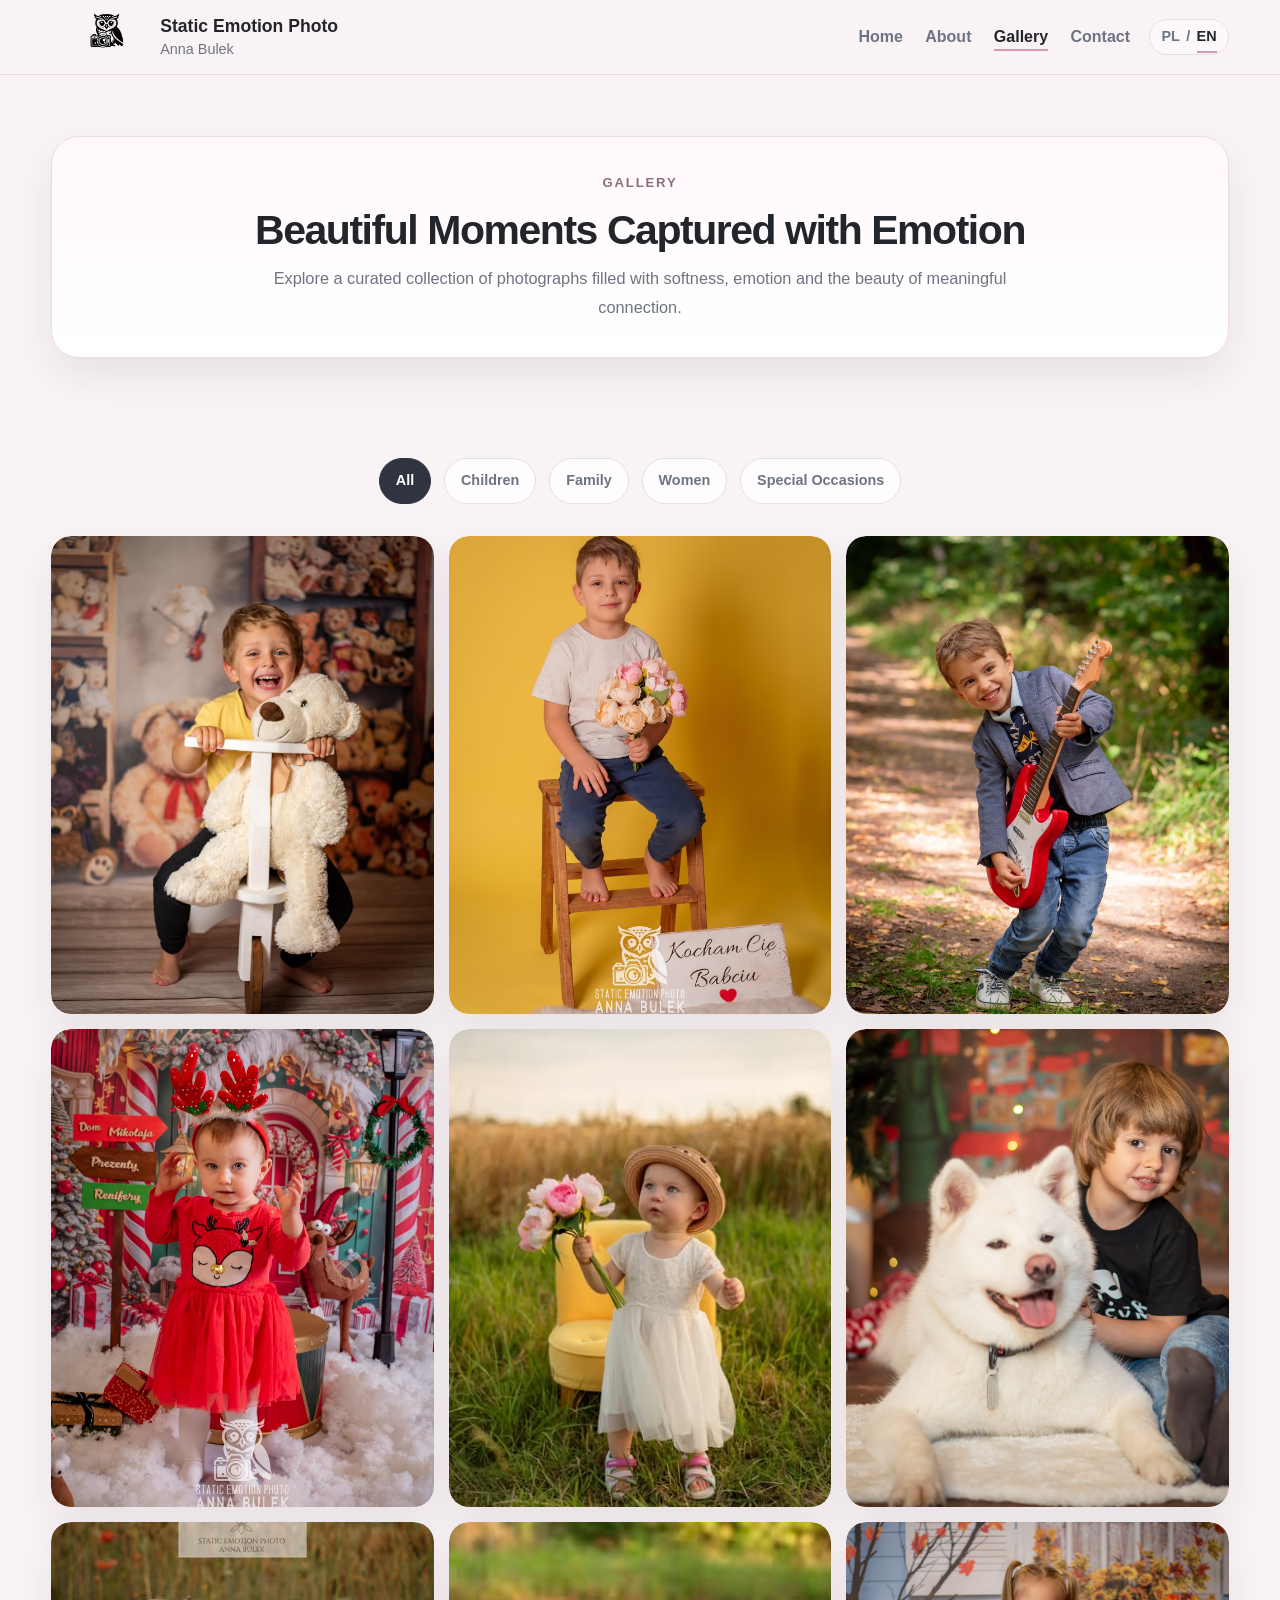
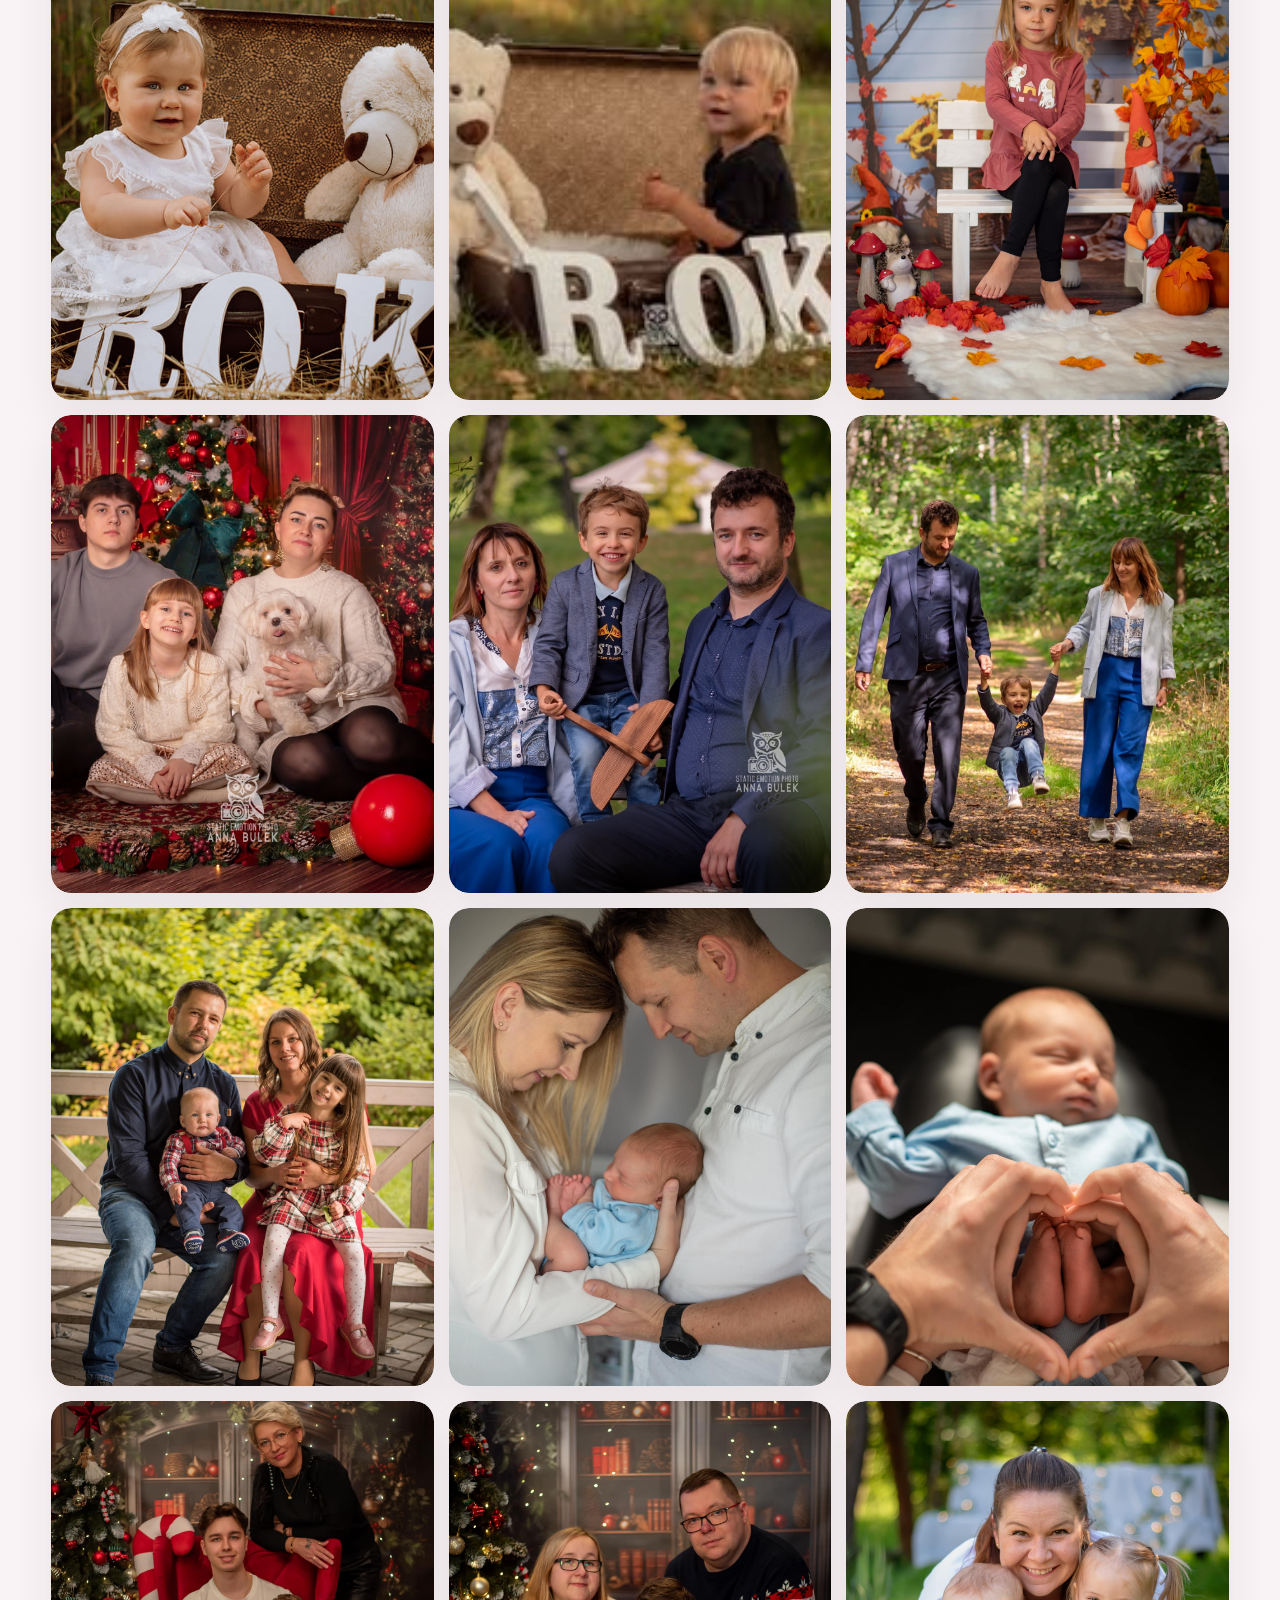
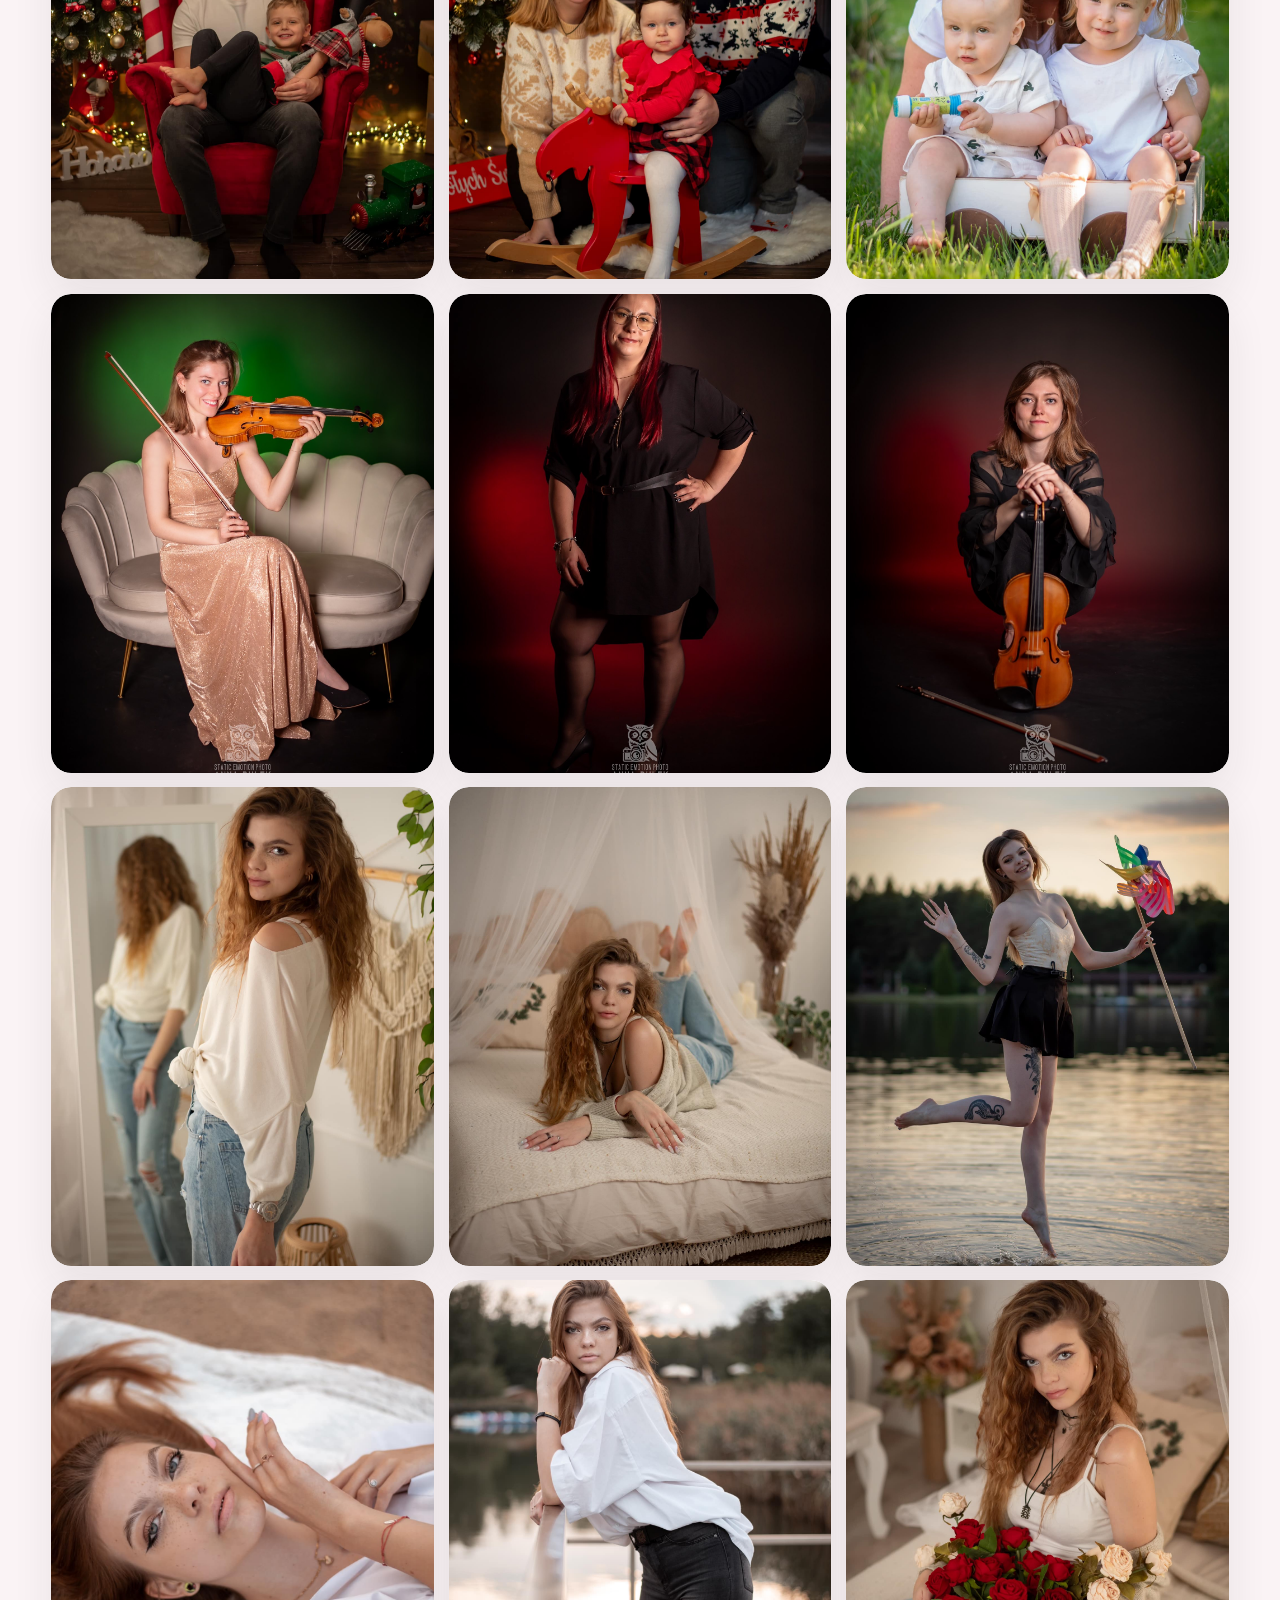
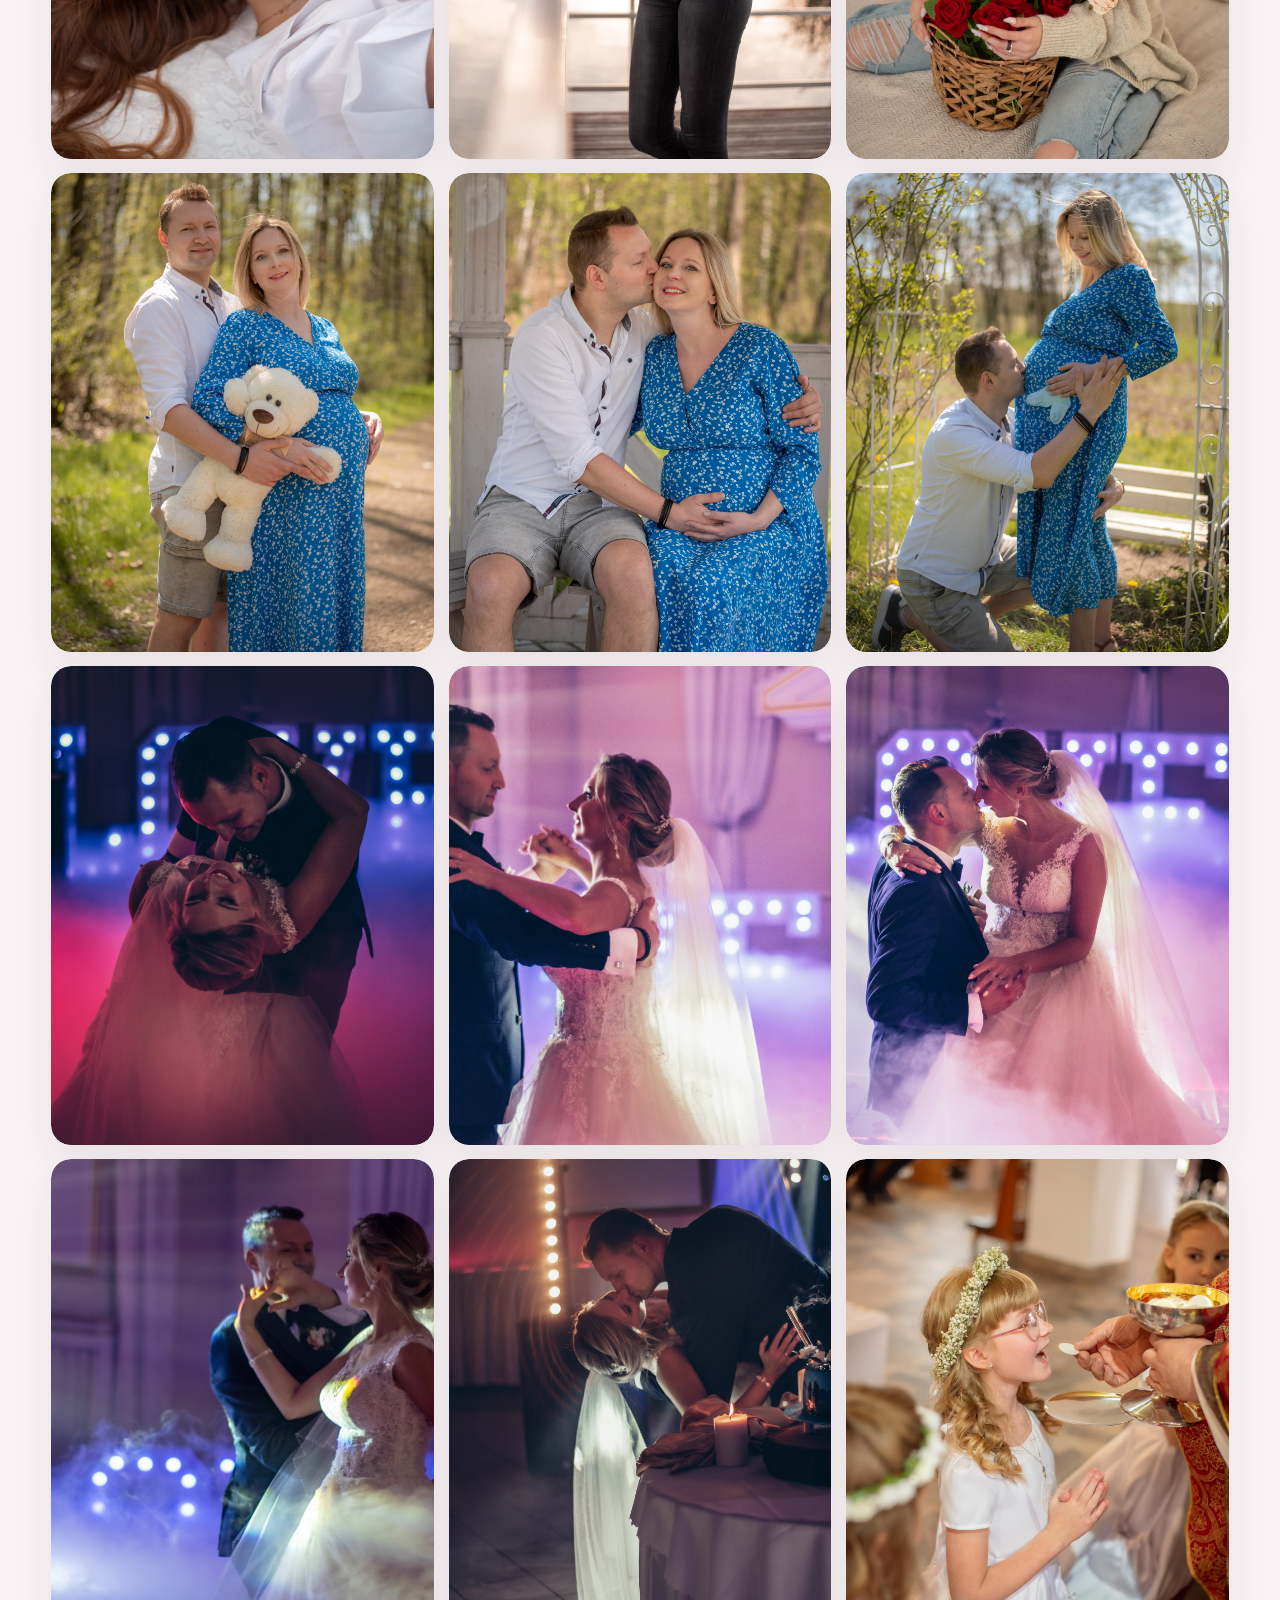
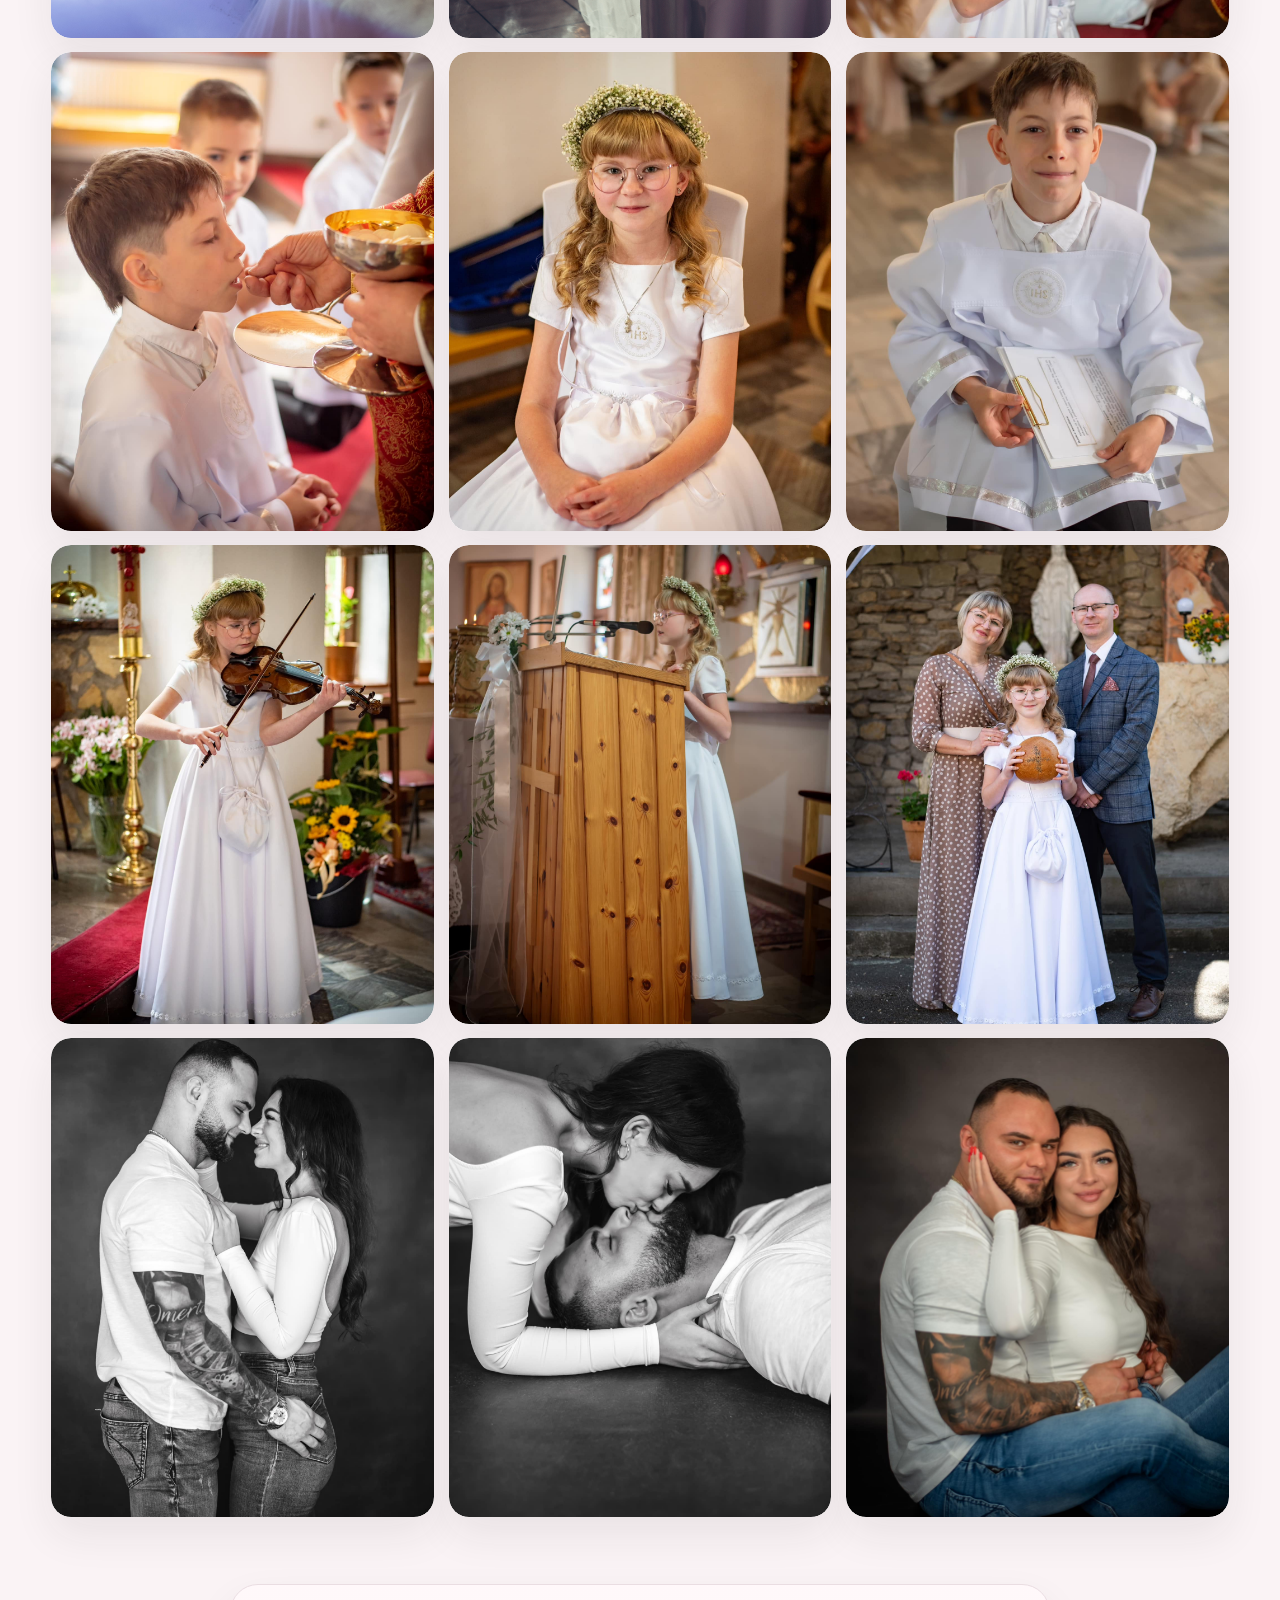
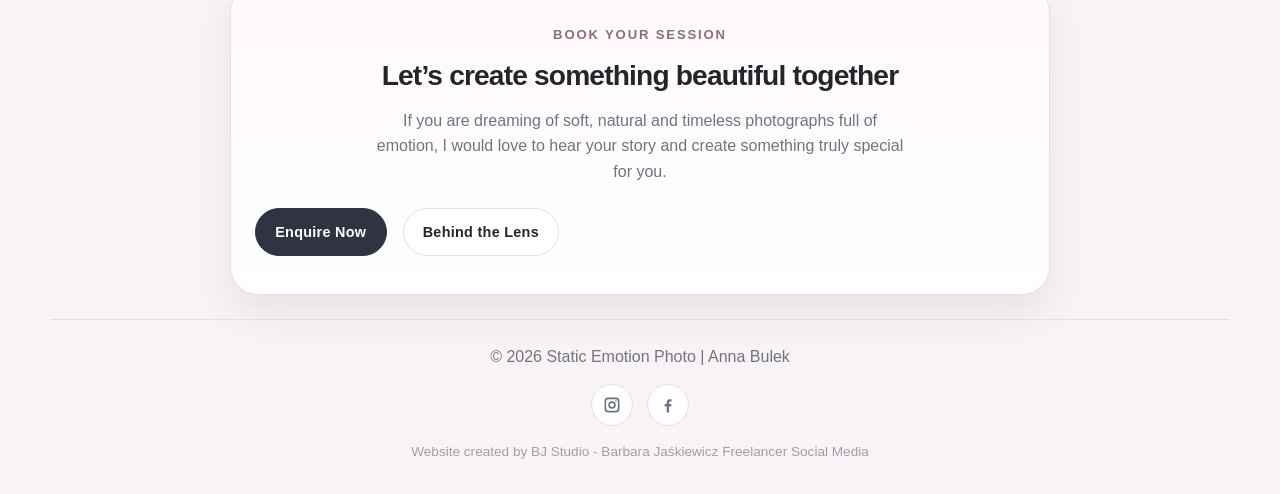
<file: gallery-en.html>
<!DOCTYPE html>
<html lang="en">
<head>
  <meta charset="UTF-8">
  <meta name="viewport" content="width=device-width, initial-scale=1.0">

  <title>Gallery | Static Emotion Photo</title>
  <meta name="description" content="Explore a gallery of timeless photography filled with emotion, softness and meaningful connection.">
  <meta name="keywords" content="photographer Jaworzno, family photography Jaworzno, women portraits, motherhood photography, wedding photography, communion session, couple session">
  <meta name="author" content="Static Emotion Photo">
  <link rel="canonical" href="https://staticemotion.pl/">
  <meta property="og:title" content="Gallery | Static Emotion Photo">
  <meta property="og:description" content="Explore a collection of timeless photographs full of emotion, light and beautiful memories.">
  <meta property="og:type" content="website">
  <meta property="og:image" content="images/sesja_rodzinna_2.jpg">
  <meta property="og:locale" content="en_GB">

  <link rel="stylesheet" href="style.css">
</head>
<body>

  <header class="site-header">
  <div class="container nav-wrapper">
    <a href="index-en.html" class="brand">
      <img src="images/Owl_logo.png" alt="Static Emotion Photo logo" class="brand-logo">
      <div class="brand-text">
        <span class="brand-name">Static Emotion Photo</span>
        <span class="brand-sub">Anna Bulek</span>
      </div>
    </a>

    <div class="nav-right">
      <button class="menu-toggle" aria-label="Open menu" aria-expanded="false" aria-controls="mobile-menu">
        <span></span>
        <span></span>
        <span></span>
      </button>

      <nav class="site-nav" id="mobile-menu">
        <ul>
          <li><a href="index-en.html">Home</a></li>
          <li><a href="about-en.html">About</a></li>
          <li><a href="gallery-en.html" class="active-link">Gallery</a></li>
          <li><a href="contact-en.html">Contact</a></li>
        </ul>
      </nav>

      <div class="language-switch">
        <a href="gallery.html" class="lang-link">PL</a>
        <span>/</span>
        <a href="gallery-en.html" class="lang-link active">EN</a>
      </div>
    </div>
  </div>

  <div class="menu-overlay"></div>
</header>

  <main>
    <section class="page-hero">
      <div class="container page-card">
        <p class="page-tag">Gallery</p>
        <h1>Beautiful Moments Captured with Emotion</h1>
        <p class="page-lead">
          Explore a curated collection of photographs filled with softness, emotion and the beauty of meaningful connection.
        </p>
      </div>
    </section>

    <section class="section">
      <h2 class="visually-hidden">Photo gallery</h2>

      <div class="container">
        <div class="gallery-filters">
          <button class="filter-btn active" data-filter="all">All</button>
          <button class="filter-btn" data-filter="children">Children</button>
          <button class="filter-btn" data-filter="family">Family</button>
          <button class="filter-btn" data-filter="women">Women</button>
          <button class="filter-btn" data-filter="special">Special Occasions</button>
        </div>

        <div class="gallery-grid">

          <!-- CHILDREN -->
          <div class="gallery-item lightbox-trigger" data-category="children">
            <img src="images/sejsa_dziecieca_2.jpg" alt="Children photography session">
            <div class="gallery-overlay"><span>Childhood Story</span></div>
          </div>

          <div class="gallery-item lightbox-trigger" data-category="children">
            <img src="images/sesja_dziecieca_3.jpg" alt="Children photography session">
            <div class="gallery-overlay"><span>Childhood Story</span></div>
          </div>

          <div class="gallery-item lightbox-trigger" data-category="children">
            <img src="images/sesja_dziecieca_5.jpg" alt="Children photography session">
            <div class="gallery-overlay"><span>Childhood Story</span></div>
          </div>

          <div class="gallery-item lightbox-trigger" data-category="children">
            <img src="images/sejsa_dziecieca_6.jpg" alt="Children photography session">
            <div class="gallery-overlay"><span>Childhood Story</span></div>
          </div>

          <div class="gallery-item lightbox-trigger" data-category="children">
            <img src="images/sesja_dziecieca_12.jpg" alt="Children photography session">
            <div class="gallery-overlay"><span>Childhood Story</span></div>
          </div>

          <div class="gallery-item lightbox-trigger" data-category="children">
            <img src="images/sesja_dziecieca_14.jpg" alt="Children photography session">
            <div class="gallery-overlay"><span>Childhood Story</span></div>
          </div>

          <div class="gallery-item lightbox-trigger" data-category="children">
            <img src="images/sesja_dziecieca_15.jpg" alt="Children photography session">
            <div class="gallery-overlay"><span>Childhood Story</span></div>
          </div>

          <div class="gallery-item lightbox-trigger" data-category="children">
            <img src="images/sesja_dziecieca_17.jpg" alt="Children photography session">
            <div class="gallery-overlay"><span>Childhood Story</span></div>
          </div>

          <div class="gallery-item lightbox-trigger" data-category="children">
            <img src="images/sesja_dziecieca_19.jpg" alt="Children photography session">
            <div class="gallery-overlay"><span>Childhood Story</span></div>
          </div>

          <!-- FAMILY -->
          <div class="gallery-item lightbox-trigger" data-category="family">
            <img src="images/sesja_rodzinna_2.jpg" alt="Family photography session">
            <div class="gallery-overlay"><span>Family Moment</span></div>
          </div>

          <div class="gallery-item lightbox-trigger" data-category="family">
            <img src="images/sesja_rodzinna_5.jpg" alt="Family photography session">
            <div class="gallery-overlay"><span>Family Moment</span></div>
          </div>

          <div class="gallery-item lightbox-trigger" data-category="family">
            <img src="images/sesja_rodzinna_6.jpg" alt="Family photography session">
            <div class="gallery-overlay"><span>Family Moment</span></div>
          </div>

          <div class="gallery-item lightbox-trigger" data-category="family">
            <img src="images/sesja_rodzinna_9.jpg" alt="Family photography session">
            <div class="gallery-overlay"><span>Family Moment</span></div>
          </div>

          <div class="gallery-item lightbox-trigger" data-category="family">
            <img src="images/sesja_rodzinna_13.jpg" alt="Family photography session">
            <div class="gallery-overlay"><span>Family Moment</span></div>
          </div>

          <div class="gallery-item lightbox-trigger" data-category="family">
            <img src="images/sesja_rodzinna_15.jpg" alt="Family photography session">
            <div class="gallery-overlay"><span>Family Moment</span></div>
          </div>

          <div class="gallery-item lightbox-trigger" data-category="family">
            <img src="images/sesja_rodzinna_16.jpg" alt="Family photography session">
            <div class="gallery-overlay"><span>Family Moment</span></div>
          </div>

          <div class="gallery-item lightbox-trigger" data-category="family">
            <img src="images/sesja_rodzinna_17.jpg" alt="Family photography session">
            <div class="gallery-overlay"><span>Family Moment</span></div>
          </div>

          <div class="gallery-item lightbox-trigger" data-category="family">
            <img src="images/sesja_rodzinna_19.jpg" alt="Family photography session">
            <div class="gallery-overlay"><span>Family Moment</span></div>
          </div>

          <!-- WOMEN -->
          <div class="gallery-item lightbox-trigger" data-category="women">
            <img src="images/sesja_kobieca_2.jpg" alt="Women portrait session">
            <div class="gallery-overlay"><span>Women Portrait</span></div>
          </div>

          <div class="gallery-item lightbox-trigger" data-category="women">
            <img src="images/sesja_kobieca_3.jpg" alt="Women portrait session">
            <div class="gallery-overlay"><span>Women Portrait</span></div>
          </div>

          <div class="gallery-item lightbox-trigger" data-category="women">
            <img src="images/sesja_kobieca_6.jpg" alt="Women portrait session">
            <div class="gallery-overlay"><span>Women Portrait</span></div>
          </div>

          <div class="gallery-item lightbox-trigger" data-category="women">
            <img src="images/sesja_kobieca_7.jpg" alt="Women portrait session">
            <div class="gallery-overlay"><span>Women Portrait</span></div>
          </div>

          <div class="gallery-item lightbox-trigger" data-category="women">
            <img src="images/sesja_kobieca_9.jpg" alt="Women portrait session">
            <div class="gallery-overlay"><span>Women Portrait</span></div>
          </div>

          <div class="gallery-item lightbox-trigger" data-category="women">
            <img src="images/sesja_kobieca_11.jpg" alt="Women portrait session">
            <div class="gallery-overlay"><span>Women Portrait</span></div>
          </div>

          <div class="gallery-item lightbox-trigger" data-category="women">
            <img src="images/sesja_kobieca_12.jpg" alt="Women portrait session">
            <div class="gallery-overlay"><span>Women Portrait</span></div>
          </div>

          <div class="gallery-item lightbox-trigger" data-category="women">
            <img src="images/sesja_kobieca_13.jpg" alt="Women portrait session">
            <div class="gallery-overlay"><span>Women Portrait</span></div>
          </div>

          <div class="gallery-item lightbox-trigger" data-category="women">
            <img src="images/sesja_kobieca_14.jpg" alt="Women portrait session">
            <div class="gallery-overlay"><span>Women Portrait</span></div>
          </div>

          <!-- SPECIAL OCCASIONS -->
          <div class="gallery-item lightbox-trigger" data-category="special">
            <img src="images/sesja_brzuszkowa_1.jpg" alt="Maternity photography session">
            <div class="gallery-overlay"><span>Motherhood Story</span></div>
          </div>

          <div class="gallery-item lightbox-trigger" data-category="special">
            <img src="images/sesja_brzuszkowa_2.jpg" alt="Maternity photography session">
            <div class="gallery-overlay"><span>Motherhood Story</span></div>
          </div>

          <div class="gallery-item lightbox-trigger" data-category="special">
            <img src="images/sesja_brzuszkowa_3.jpg" alt="Maternity photography session">
            <div class="gallery-overlay"><span>Motherhood Story</span></div>
          </div>

          <div class="gallery-item lightbox-trigger" data-category="special">
            <img src="images/sesja_slubna_1.jpg" alt="Wedding photography session">
            <div class="gallery-overlay"><span>Wedding Moment</span></div>
          </div>

          <div class="gallery-item lightbox-trigger" data-category="special">
            <img src="images/sesja_slubna_2.jpg" alt="Wedding photography session">
            <div class="gallery-overlay"><span>Wedding Moment</span></div>
          </div>

          <div class="gallery-item lightbox-trigger" data-category="special">
            <img src="images/sesja_slubna_3.jpg" alt="Wedding photography session">
            <div class="gallery-overlay"><span>Wedding Moment</span></div>
          </div>

          <div class="gallery-item lightbox-trigger" data-category="special">
            <img src="images/sesja_slubna_4.jpg" alt="Wedding photography session">
            <div class="gallery-overlay"><span>Wedding Moment</span></div>
          </div>

          <div class="gallery-item lightbox-trigger" data-category="special">
            <img src="images/sesja_slubna_5.jpg" alt="Wedding photography session">
            <div class="gallery-overlay"><span>Wedding Moment</span></div>
          </div>

          <div class="gallery-item lightbox-trigger" data-category="special">
            <img src="images/sesja_komunia_1.jpg" alt="Communion photography session">
            <div class="gallery-overlay"><span>Communion Celebration</span></div>
          </div>

          <div class="gallery-item lightbox-trigger" data-category="special">
            <img src="images/sesja_komunia_2.jpg" alt="Communion photography session">
            <div class="gallery-overlay"><span>Communion Celebration</span></div>
          </div>

          <div class="gallery-item lightbox-trigger" data-category="special">
            <img src="images/sesja_komunia_3.jpg" alt="Communion photography session">
            <div class="gallery-overlay"><span>Communion Celebration</span></div>
          </div>

          <div class="gallery-item lightbox-trigger" data-category="special">
            <img src="images/sesja_komunia_4.jpg" alt="Communion photography session">
            <div class="gallery-overlay"><span>Communion Celebration</span></div>
          </div>

          <div class="gallery-item lightbox-trigger" data-category="special">
            <img src="images/sesja_komunia_5.jpg" alt="Communion photography session">
            <div class="gallery-overlay"><span>Communion Celebration</span></div>
          </div>

          <div class="gallery-item lightbox-trigger" data-category="special">
            <img src="images/sesja_komunia_6.jpg" alt="Communion photography session">
            <div class="gallery-overlay"><span>Communion Celebration</span></div>
          </div>

          <div class="gallery-item lightbox-trigger" data-category="special">
            <img src="images/sesja_komunia_7.jpg" alt="Communion photography session">
            <div class="gallery-overlay"><span>Communion Celebration</span></div>
          </div>

          <div class="gallery-item lightbox-trigger" data-category="special">
            <img src="images/sesja_partnerska_1.jpg" alt="Couple photography session">
            <div class="gallery-overlay"><span>Love Story</span></div>
          </div>

          <div class="gallery-item lightbox-trigger" data-category="special">
            <img src="images/sesja_partnerska_2.jpg" alt="Couple photography session">
            <div class="gallery-overlay"><span>Love Story</span></div>
          </div>

          <div class="gallery-item lightbox-trigger" data-category="special">
            <img src="images/sesja_partnerska_3.jpg" alt="Couple photography session">
            <div class="gallery-overlay"><span>Love Story</span></div>
          </div>

        </div>
      </div>
    </section>

    <section class="gallery-cta">
      <div class="container">
        <div class="cta-box">
          <p class="section-tag">Book Your Session</p>
          <h2>Let’s create something beautiful together</h2>
          <p>
            If you are dreaming of soft, natural and timeless photographs full of emotion,
            I would love to hear your story and create something truly special for you.
          </p>
          <div class="hero-buttons">
            <a href="contact-en.html" class="btn btn-primary">Enquire Now</a>
            <a href="about-en.html" class="btn btn-outline">Behind the Lens</a>
          </div>
        </div>
      </div>
    </section>
  </main>

  <div class="lightbox" aria-hidden="true">
    <button class="lightbox-close" aria-label="Close">✕</button>
    <button class="lightbox-prev" aria-label="Previous image">&lt;</button>

    <div class="lightbox-image-wrap">
      <img src="images/sejsa_dziecieca_2.jpg" alt="Photo preview" class="lightbox-image">
      <div class="lightbox-caption"></div>
    </div>

    <button class="lightbox-next" aria-label="Next image">&gt;</button>
  </div>

  <footer class="site-footer">
    <div class="container footer-wrapper">
      <p>© 2026 Static Emotion Photo | Anna Bulek</p>

      <div class="footer-socials">
        <a href="https://www.instagram.com/static.emotion.photo/" target="_blank" rel="noopener noreferrer" aria-label="Instagram" class="social-icon">
          <svg viewBox="0 0 24 24" aria-hidden="true">
            <path d="M7 2h10a5 5 0 0 1 5 5v10a5 5 0 0 1-5 5H7a5 5 0 0 1-5-5V7a5 5 0 0 1 5-5Zm0 2.2A2.8 2.8 0 0 0 4.2 7v10A2.8 2.8 0 0 0 7 19.8h10a2.8 2.8 0 0 0 2.8-2.8V7A2.8 2.8 0 0 0 17 4.2H7Zm10.25 1.45a1.05 1.05 0 1 1 0 2.1 1.05 1.05 0 0 1 0-2.1ZM12 7a5 5 0 1 1 0 10 5 5 0 0 1 0-10Zm0 2.2a2.8 2.8 0 1 0 0 5.6 2.8 2.8 0 0 0 0-5.6Z"/>
          </svg>
        </a>

        <a href="https://www.facebook.com/" target="_blank" rel="noopener noreferrer" aria-label="Facebook" class="social-icon">
          <svg viewBox="0 0 24 24" aria-hidden="true">
            <path d="M13.5 22v-8.1h2.72l.41-3.16H13.5V8.72c0-.92.25-1.54 1.57-1.54h1.68V4.35c-.29-.04-1.28-.12-2.43-.12-2.4 0-4.05 1.47-4.05 4.17v2.33H7.5v3.16h2.77V22h3.23Z"/>
          </svg>
        </a>
      </div>

      <p class="footer-credit">
        Website created by BJ Studio - Barbara Jaśkiewicz Freelancer Social Media
      </p>
    </div>
  </footer>

  <script src="script.js"></script>
</body>
</html>
</file>
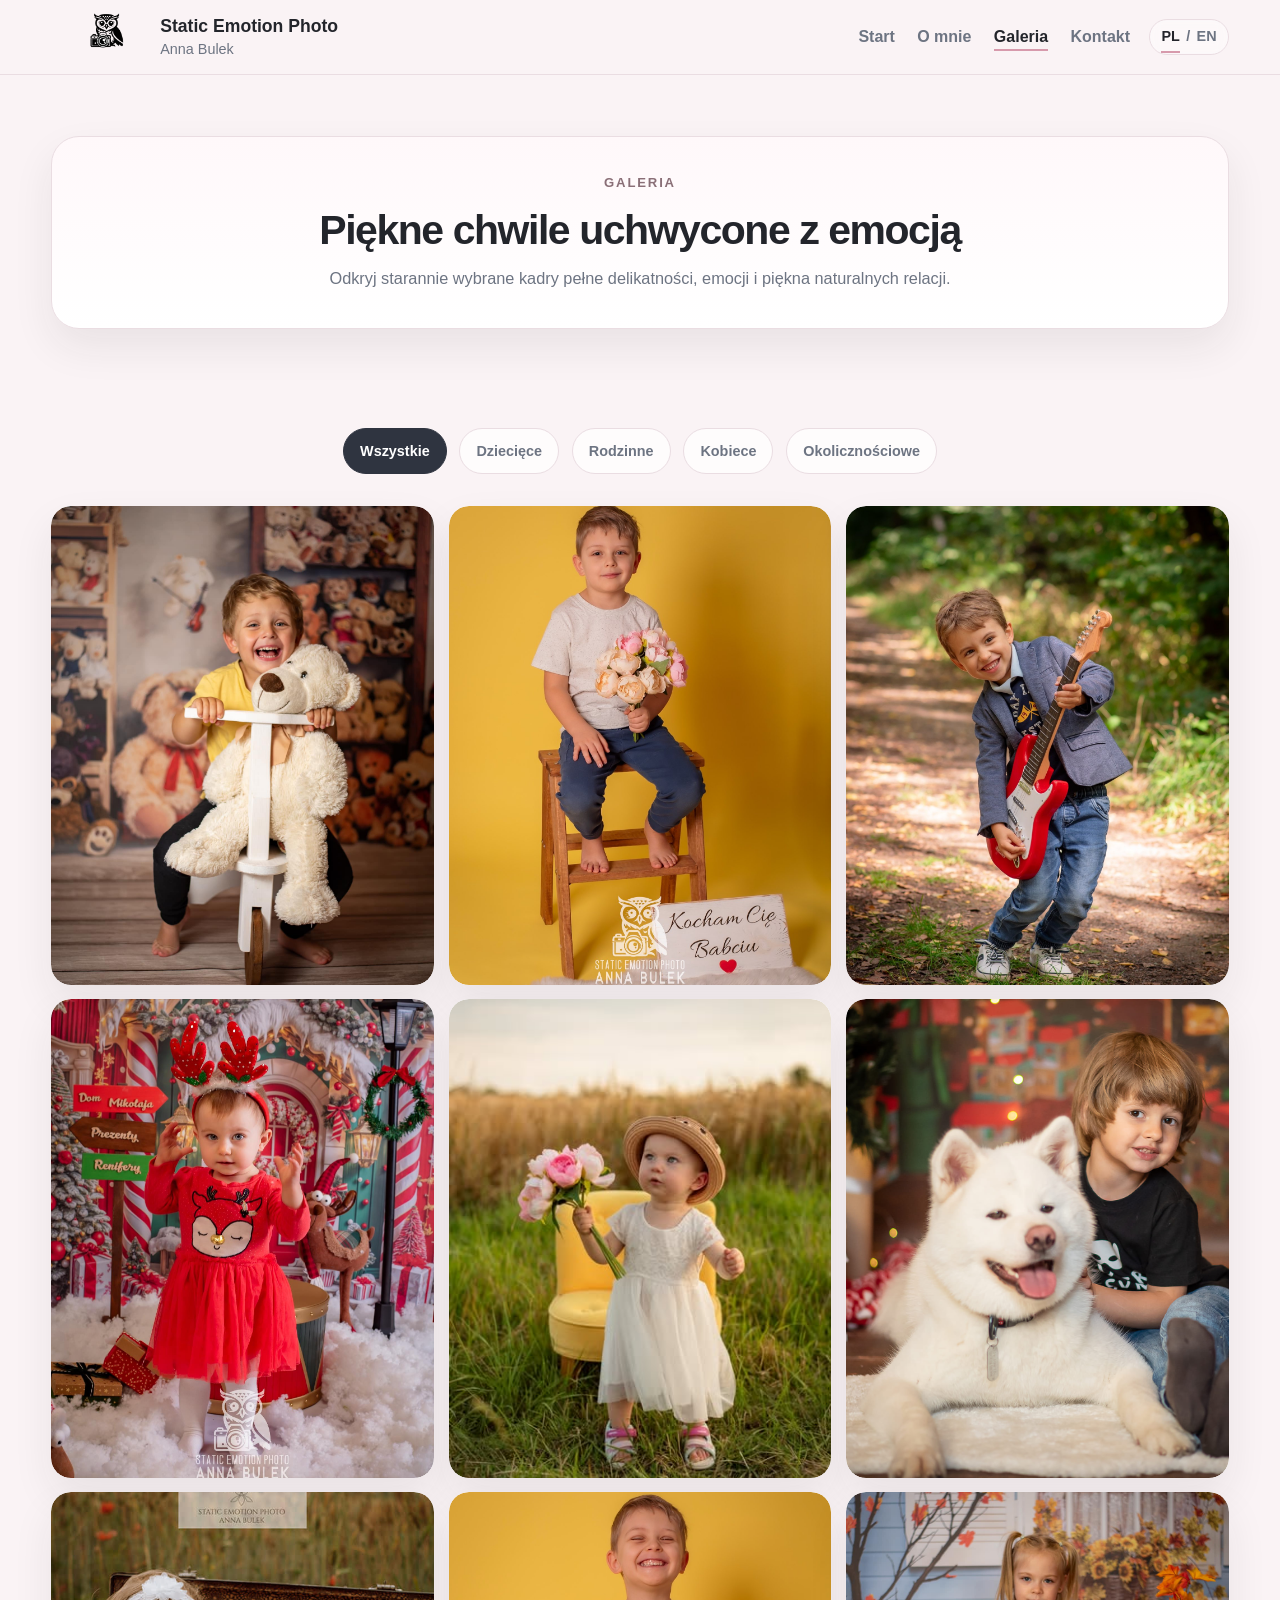
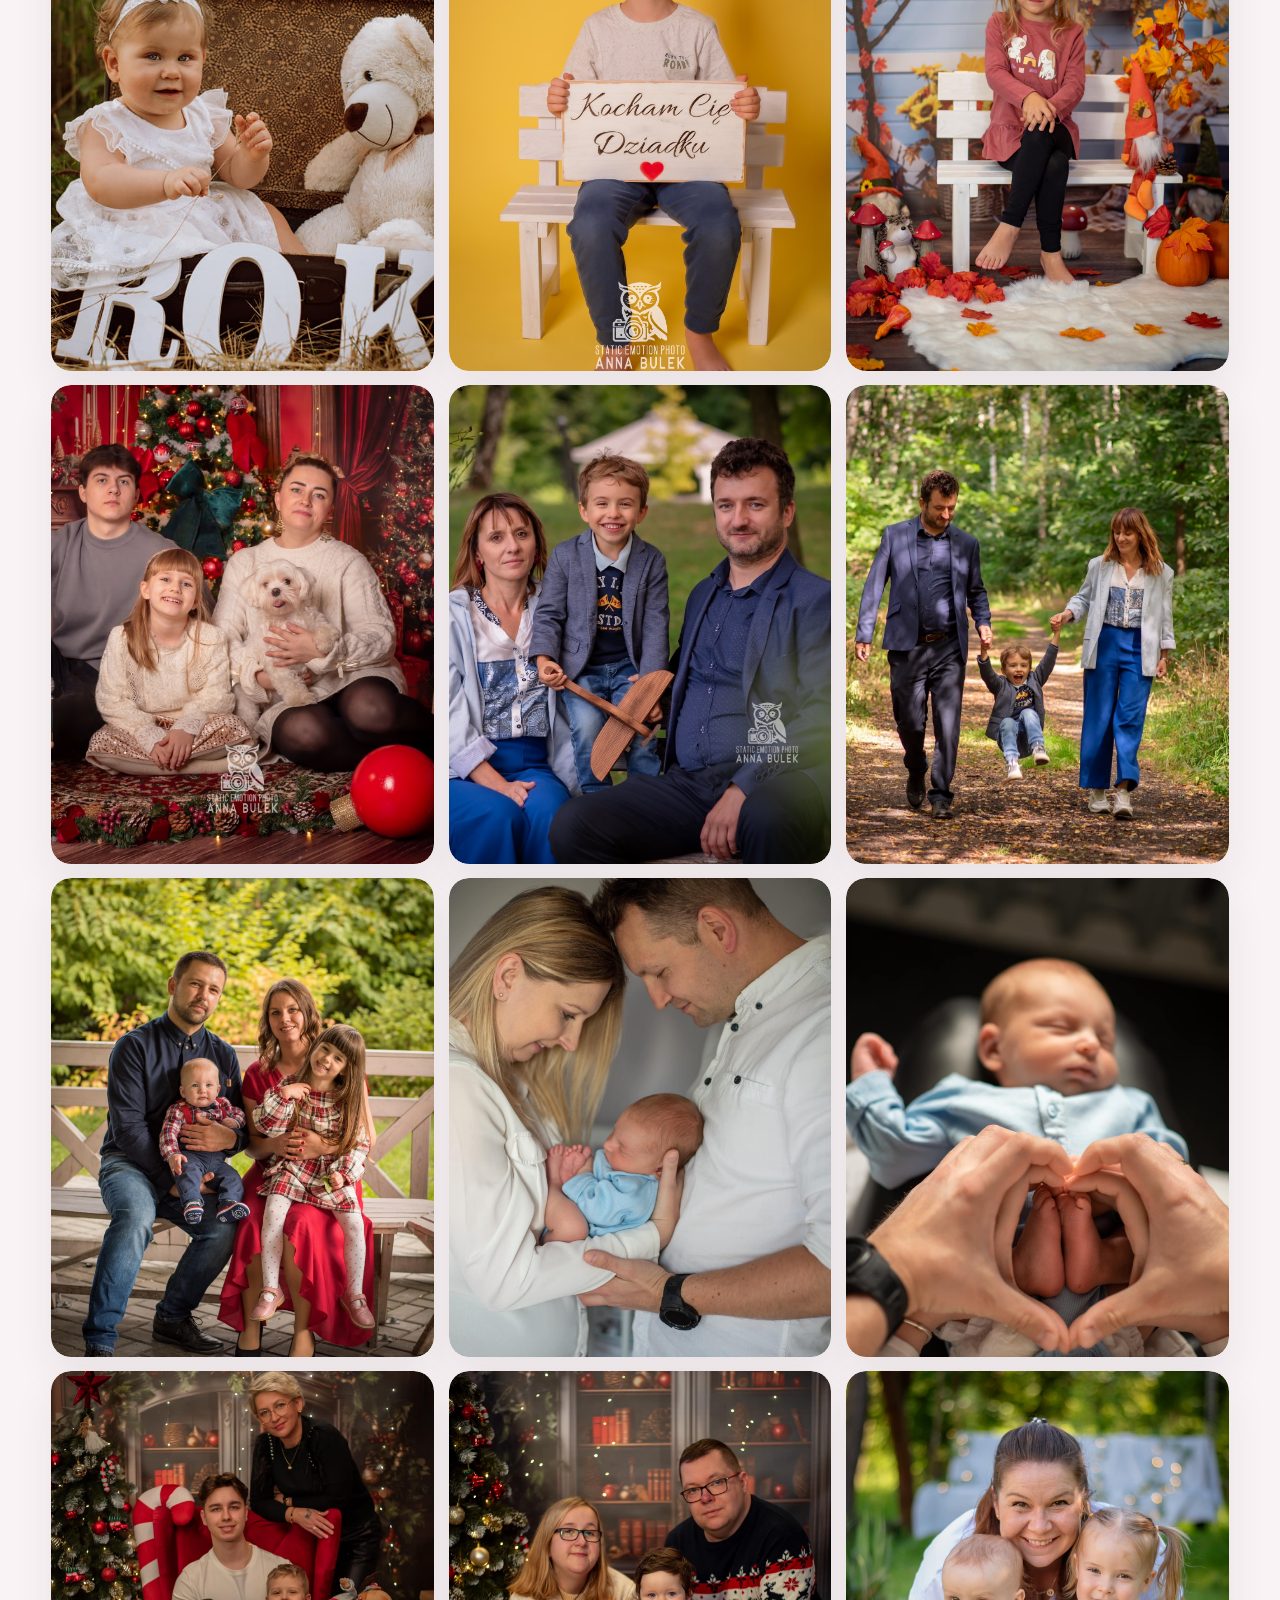
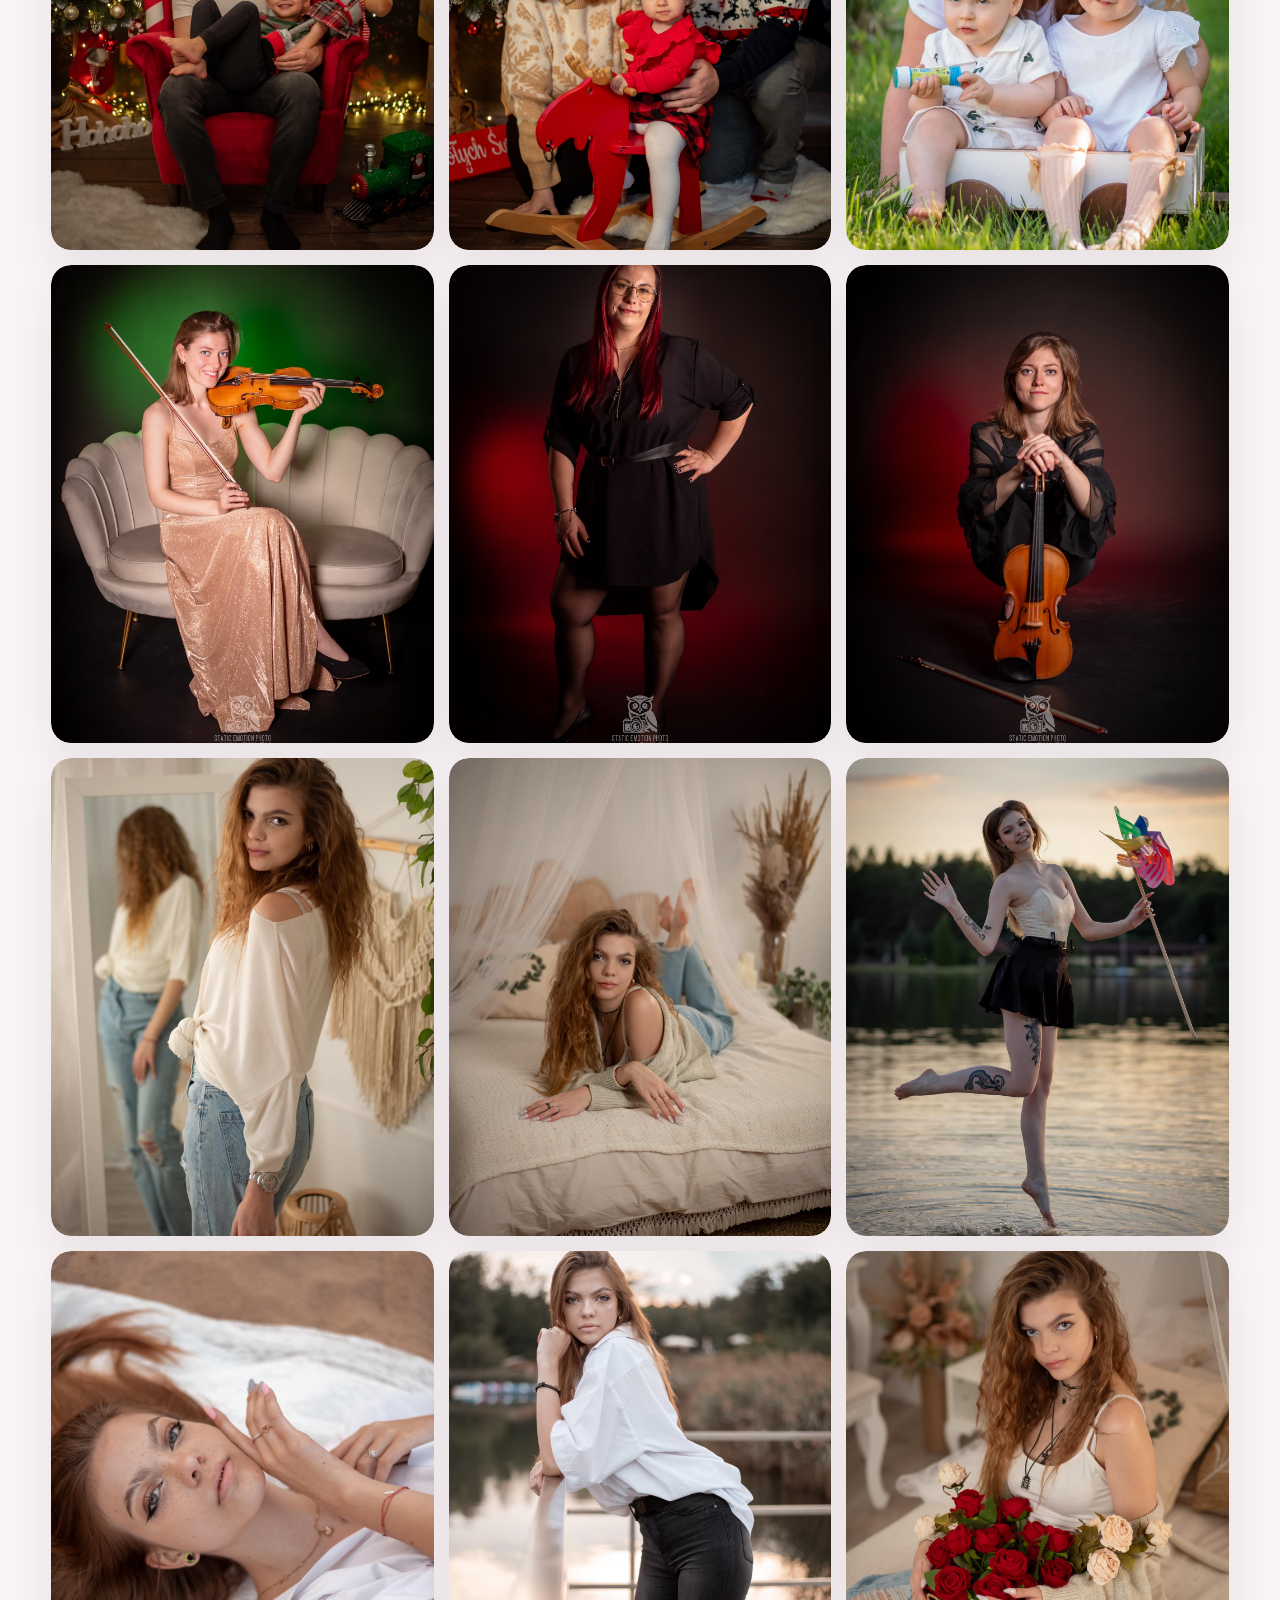
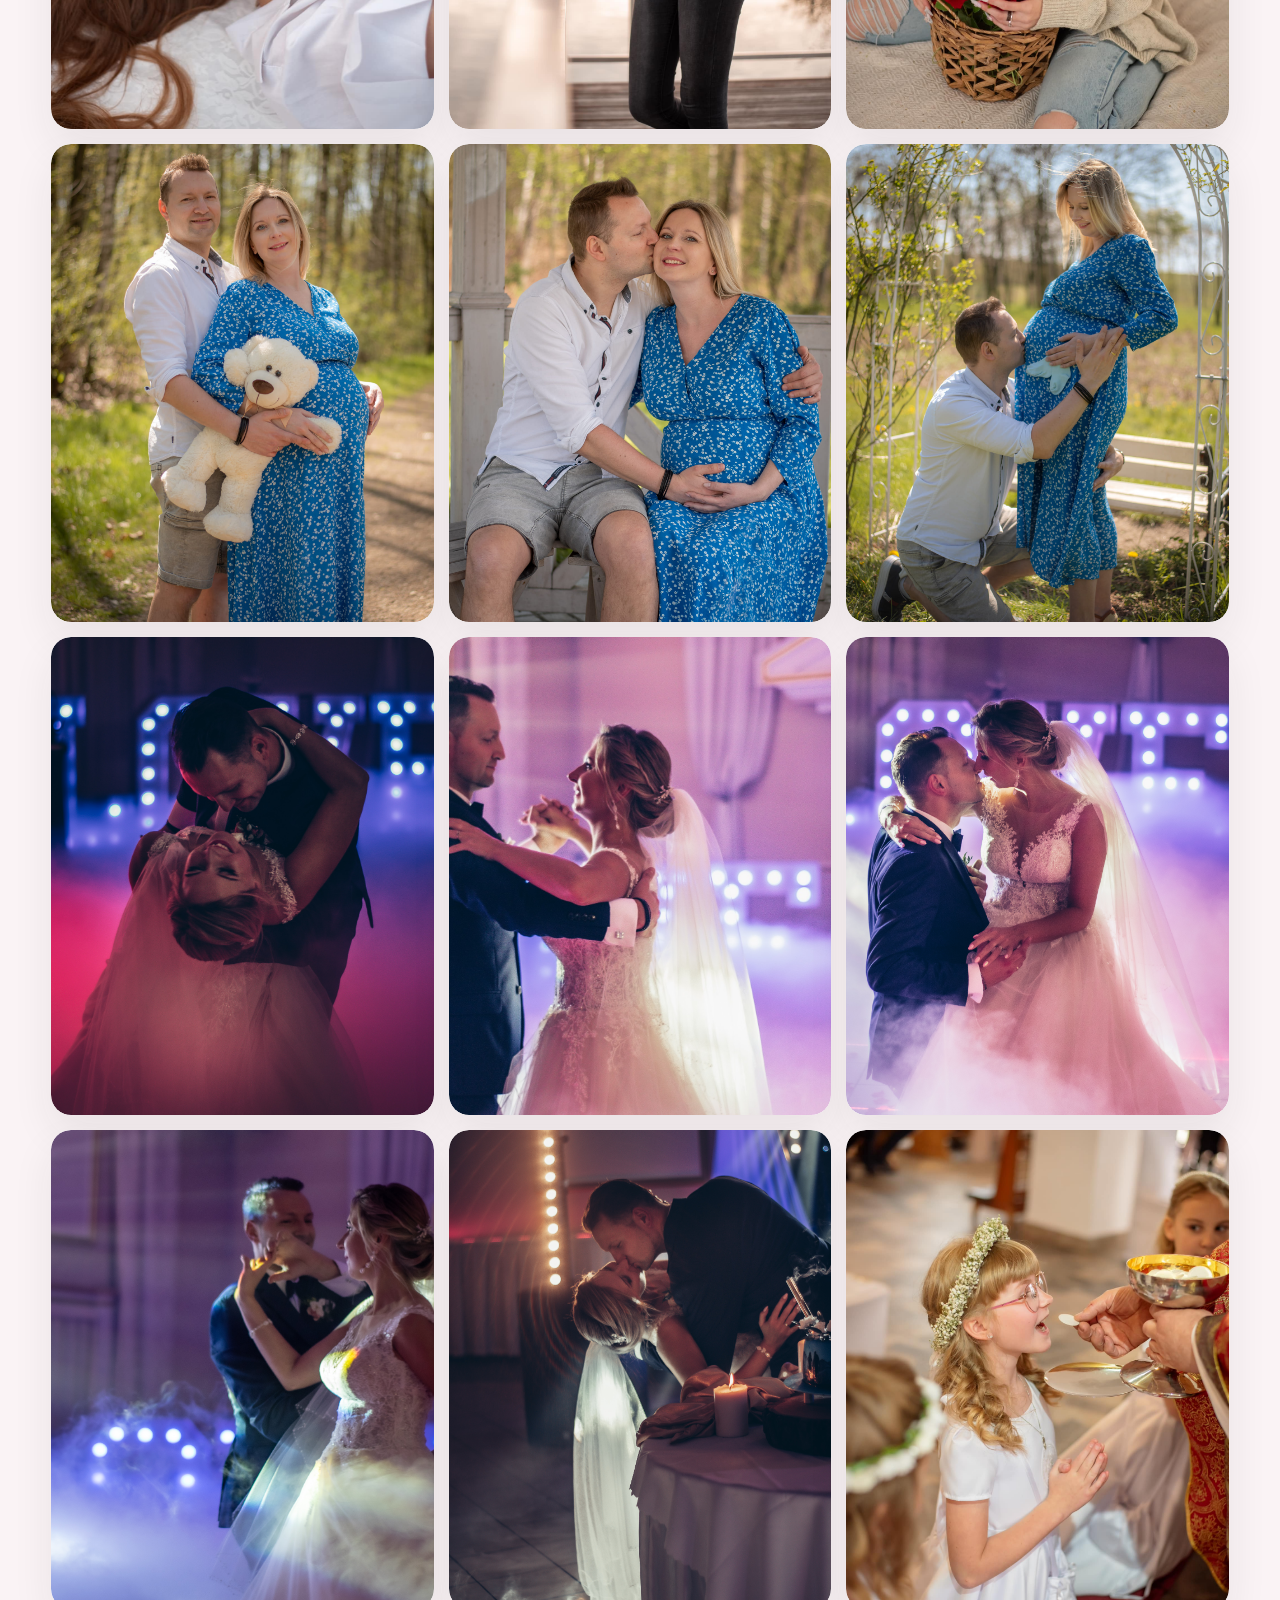
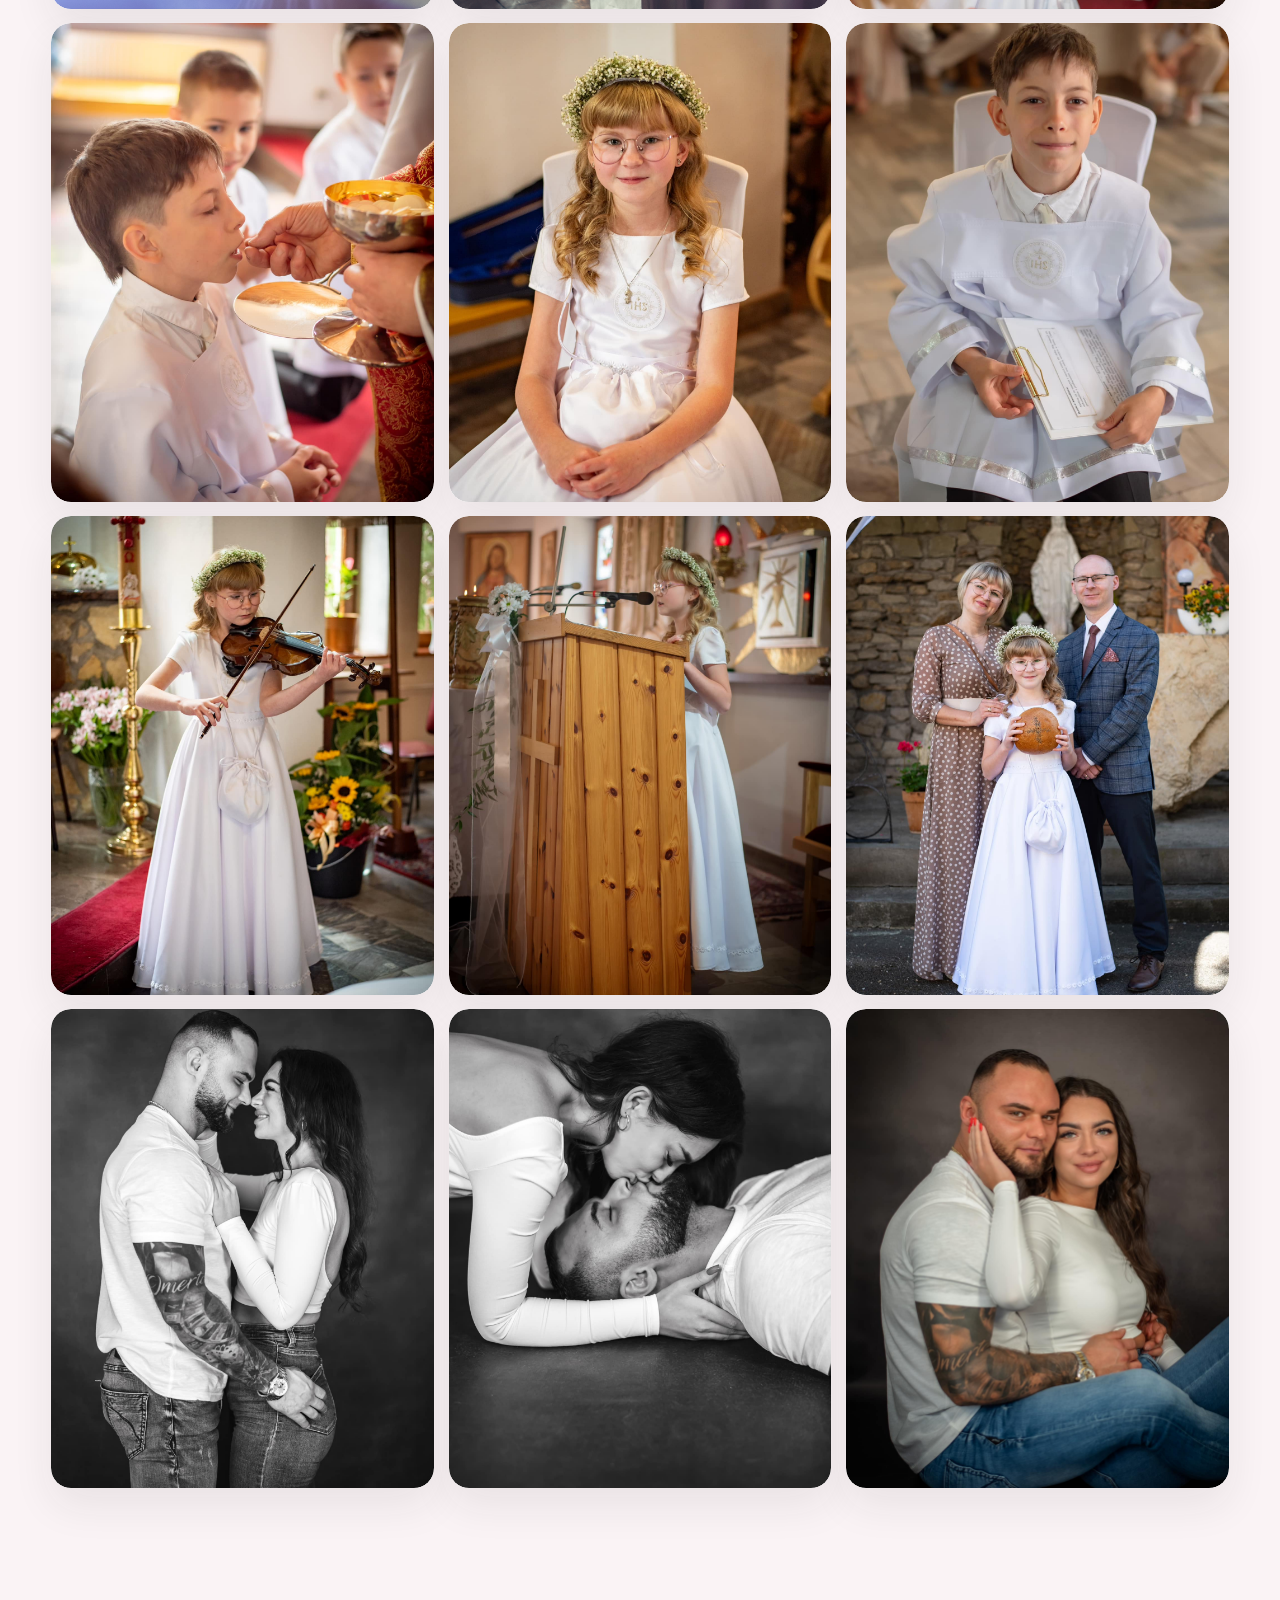
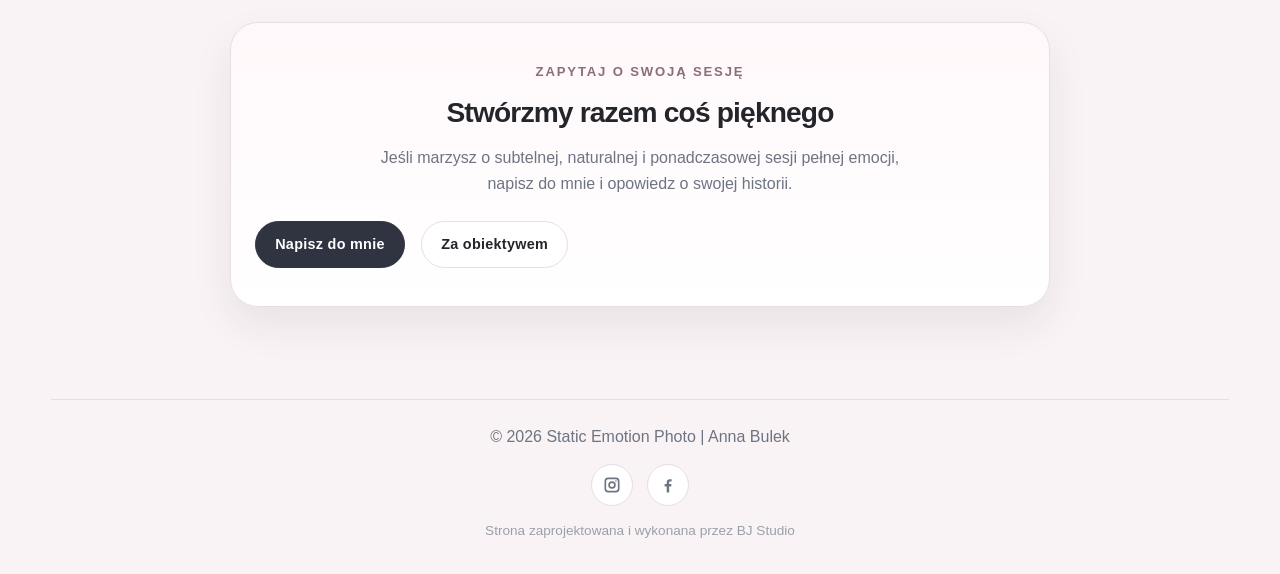
<file: gallery.html>
<!DOCTYPE html>
<html lang="pl">
<head>
  <meta charset="UTF-8">
  <meta name="viewport" content="width=device-width, initial-scale=1.0">

  <title>Galeria | Static Emotion Photo</title>
  <meta name="description" content="Odkryj galerię subtelnej i ponadczasowej fotografii pełnej emocji, światła i pięknych wspomnień.">
  <meta name="keywords" content="fotograf Jaworzno, fotografia rodzinna Jaworzno, sesja kobieca, sesja dziecięca, sesja brzuszkowa, sesja ślubna, sesja komunijna, sesja partnerska">
  <meta name="author" content="Static Emotion Photo">
  <link rel="canonical" href="https://staticemotion.pl/">
  <meta property="og:title" content="Galeria | Static Emotion Photo">
  <meta property="og:description" content="Zobacz galerię pełną emocji, światła i ponadczasowych kadrów.">
  <meta property="og:type" content="website">
  <meta property="og:image" content="images/sesja_rodzinna_2.jpg">
  <meta property="og:locale" content="pl_PL">

  <link rel="stylesheet" href="style.css">
</head>
<body>

  <header class="site-header">
  <div class="container nav-wrapper">
    <a href="index.html" class="brand">
      <img src="images/Owl_logo.png" alt="Static Emotion Photo logo" class="brand-logo">
      <div class="brand-text">
        <span class="brand-name">Static Emotion Photo</span>
        <span class="brand-sub">Anna Bulek</span>
      </div>
    </a>

    <div class="nav-right">
      <button class="menu-toggle" aria-label="Open menu" aria-expanded="false" aria-controls="mobile-menu">
        <span></span>
        <span></span>
        <span></span>
      </button>

      <nav class="site-nav" id="mobile-menu">
        <ul>
          <li><a href="index.html">Start</a></li>
          <li><a href="about.html">O mnie</a></li>
          <li><a href="gallery.html" class="active-link">Galeria</a></li>
          <li><a href="contact.html">Kontakt</a></li>
        </ul>
      </nav>

      <div class="language-switch">
        <a href="gallery.html" class="lang-link active">PL</a>
        <span>/</span>
        <a href="gallery-en.html" class="lang-link">EN</a>
      </div>
    </div>
  </div>

  <div class="menu-overlay"></div>
</header>

  <main>
    <section class="page-hero">
      <div class="container page-card">
        <p class="page-tag">Galeria</p>
        <h1>Piękne chwile uchwycone z emocją</h1>
        <p class="page-lead">
          Odkryj starannie wybrane kadry pełne delikatności, emocji i piękna naturalnych relacji.
        </p>
      </div>
    </section>

    <section class="section">
      <h2 class="visually-hidden">Galeria zdjęć</h2>

      <div class="container">
        <div class="gallery-filters">
          <button class="filter-btn active" data-filter="all">Wszystkie</button>
          <button class="filter-btn" data-filter="children">Dziecięce</button>
          <button class="filter-btn" data-filter="family">Rodzinne</button>
          <button class="filter-btn" data-filter="women">Kobiece</button>
          <button class="filter-btn" data-filter="special">Okolicznościowe</button>
        </div>

        <div class="gallery-grid">

          <!-- DZIECIĘCA -->
          <div class="gallery-item lightbox-trigger" data-category="children">
            <img src="images/sejsa_dziecieca_2.jpg" alt="Sesja dziecięca">
            <div class="gallery-overlay"><span>Opowieść o dzieciństwie</span></div>
          </div>

          <div class="gallery-item lightbox-trigger" data-category="children">
            <img src="images/sesja_dziecieca_3.jpg" alt="Sesja dziecięca">
            <div class="gallery-overlay"><span>Opowieść o dzieciństwie</span></div>
          </div>

          <div class="gallery-item lightbox-trigger" data-category="children">
            <img src="images/sesja_dziecieca_5.jpg" alt="Sesja dziecięca">
            <div class="gallery-overlay"><span>Opowieść o dzieciństwie</span></div>
          </div>

          <div class="gallery-item lightbox-trigger" data-category="children">
            <img src="images/sejsa_dziecieca_6.jpg" alt="Sesja dziecięca">
            <div class="gallery-overlay"><span>Opowieść o dzieciństwie</span></div>
          </div>

          <div class="gallery-item lightbox-trigger" data-category="children">
            <img src="images/sesja_dziecieca_12.jpg" alt="Sesja dziecięca">
            <div class="gallery-overlay"><span>Opowieść o dzieciństwie</span></div>
          </div>

          <div class="gallery-item lightbox-trigger" data-category="children">
            <img src="images/sesja_dziecieca_14.jpg" alt="Sesja dziecięca">
            <div class="gallery-overlay"><span>Opowieść o dzieciństwie</span></div>
          </div>

          <div class="gallery-item lightbox-trigger" data-category="children">
            <img src="images/sesja_dziecieca_15.jpg" alt="Sesja dziecięca">
            <div class="gallery-overlay"><span>Opowieść o dzieciństwie</span></div>
          </div>

          <div class="gallery-item lightbox-trigger" data-category="children">
            <img src="images/sesja_dziecieca_18.jpg" alt="Sesja dziecięca">
            <div class="gallery-overlay"><span>Opowieść o dzieciństwie</span></div>
          </div>

          <div class="gallery-item lightbox-trigger" data-category="children">
            <img src="images/sesja_dziecieca_19.jpg" alt="Sesja dziecięca">
            <div class="gallery-overlay"><span>Opowieść o dzieciństwie</span></div>
          </div>

          <!-- RODZINNA -->
          <div class="gallery-item lightbox-trigger" data-category="family">
            <img src="images/sesja_rodzinna_2.jpg" alt="Sesja rodzinna">
            <div class="gallery-overlay"><span>Rodzinna chwila</span></div>
          </div>

          <div class="gallery-item lightbox-trigger" data-category="family">
            <img src="images/sesja_rodzinna_5.jpg" alt="Sesja rodzinna">
            <div class="gallery-overlay"><span>Rodzinna chwila</span></div>
          </div>

          <div class="gallery-item lightbox-trigger" data-category="family">
            <img src="images/sesja_rodzinna_6.jpg" alt="Sesja rodzinna">
            <div class="gallery-overlay"><span>Rodzinna chwila</span></div>
          </div>

          <div class="gallery-item lightbox-trigger" data-category="family">
            <img src="images/sesja_rodzinna_9.jpg" alt="Sesja rodzinna">
            <div class="gallery-overlay"><span>Rodzinna chwila</span></div>
          </div>

          <div class="gallery-item lightbox-trigger" data-category="family">
            <img src="images/sesja_rodzinna_13.jpg" alt="Sesja rodzinna">
            <div class="gallery-overlay"><span>Rodzinna chwila</span></div>
          </div>

          <div class="gallery-item lightbox-trigger" data-category="family">
            <img src="images/sesja_rodzinna_15.jpg" alt="Sesja rodzinna">
            <div class="gallery-overlay"><span>Rodzinna chwila</span></div>
          </div>

          <div class="gallery-item lightbox-trigger" data-category="family">
            <img src="images/sesja_rodzinna_16.jpg" alt="Sesja rodzinna">
            <div class="gallery-overlay"><span>Rodzinna chwila</span></div>
          </div>

          <div class="gallery-item lightbox-trigger" data-category="family">
            <img src="images/sesja_rodzinna_17.jpg" alt="Sesja rodzinna">
            <div class="gallery-overlay"><span>Rodzinna chwila</span></div>
          </div>

          <div class="gallery-item lightbox-trigger" data-category="family">
            <img src="images/sesja_rodzinna_19.jpg" alt="Sesja rodzinna">
            <div class="gallery-overlay"><span>Rodzinna chwila</span></div>
          </div>

          <!-- KOBIECA -->
          <div class="gallery-item lightbox-trigger" data-category="women">
            <img src="images/sesja_kobieca_2.jpg" alt="Sesja kobieca">
            <div class="gallery-overlay"><span>Kobiecy portret</span></div>
          </div>

          <div class="gallery-item lightbox-trigger" data-category="women">
            <img src="images/sesja_kobieca_3.jpg" alt="Sesja kobieca">
            <div class="gallery-overlay"><span>Kobiecy portret</span></div>
          </div>

          <div class="gallery-item lightbox-trigger" data-category="women">
            <img src="images/sesja_kobieca_6.jpg" alt="Sesja kobieca">
            <div class="gallery-overlay"><span>Kobiecy portret</span></div>
          </div>

          <div class="gallery-item lightbox-trigger" data-category="women">
            <img src="images/sesja_kobieca_7.jpg" alt="Sesja kobieca">
            <div class="gallery-overlay"><span>Kobiecy portret</span></div>
          </div>

          <div class="gallery-item lightbox-trigger" data-category="women">
            <img src="images/sesja_kobieca_9.jpg" alt="Sesja kobieca">
            <div class="gallery-overlay"><span>Kobiecy portret</span></div>
          </div>

          <div class="gallery-item lightbox-trigger" data-category="women">
            <img src="images/sesja_kobieca_11.jpg" alt="Sesja kobieca">
            <div class="gallery-overlay"><span>Kobiecy portret</span></div>
          </div>

          <div class="gallery-item lightbox-trigger" data-category="women">
            <img src="images/sesja_kobieca_12.jpg" alt="Sesja kobieca">
            <div class="gallery-overlay"><span>Kobiecy portret</span></div>
          </div>

          <div class="gallery-item lightbox-trigger" data-category="women">
            <img src="images/sesja_kobieca_13.jpg" alt="Sesja kobieca">
            <div class="gallery-overlay"><span>Kobiecy portret</span></div>
          </div>

          <div class="gallery-item lightbox-trigger" data-category="women">
            <img src="images/sesja_kobieca_14.jpg" alt="Sesja kobieca">
            <div class="gallery-overlay"><span>Kobiecy portret</span></div>
          </div>

          <!-- OKOLICZNOŚCIOWA -->
          <div class="gallery-item lightbox-trigger" data-category="special">
            <img src="images/sesja_brzuszkowa_1.jpg" alt="Sesja brzuszkowa">
            <div class="gallery-overlay"><span>Opowieść o macierzyństwie</span></div>
          </div>

          <div class="gallery-item lightbox-trigger" data-category="special">
            <img src="images/sesja_brzuszkowa_2.jpg" alt="Sesja brzuszkowa">
            <div class="gallery-overlay"><span>Opowieść o macierzyństwie</span></div>
          </div>

          <div class="gallery-item lightbox-trigger" data-category="special">
            <img src="images/sesja_brzuszkowa_3.jpg" alt="Sesja brzuszkowa">
            <div class="gallery-overlay"><span>Opowieść o macierzyństwie</span></div>
          </div>

          <div class="gallery-item lightbox-trigger" data-category="special">
            <img src="images/sesja_slubna_1.jpg" alt="Sesja ślubna">
            <div class="gallery-overlay"><span>Ślubna chwila</span></div>
          </div>

          <div class="gallery-item lightbox-trigger" data-category="special">
            <img src="images/sesja_slubna_2.jpg" alt="Sesja ślubna">
            <div class="gallery-overlay"><span>Ślubna chwila</span></div>
          </div>

          <div class="gallery-item lightbox-trigger" data-category="special">
            <img src="images/sesja_slubna_3.jpg" alt="Sesja ślubna">
            <div class="gallery-overlay"><span>Ślubna chwila</span></div>
          </div>

          <div class="gallery-item lightbox-trigger" data-category="special">
            <img src="images/sesja_slubna_4.jpg" alt="Sesja ślubna">
            <div class="gallery-overlay"><span>Ślubna chwila</span></div>
          </div>

          <div class="gallery-item lightbox-trigger" data-category="special">
            <img src="images/sesja_slubna_5.jpg" alt="Sesja ślubna">
            <div class="gallery-overlay"><span>Ślubna chwila</span></div>
          </div>

          <div class="gallery-item lightbox-trigger" data-category="special">
            <img src="images/sesja_komunia_1.jpg" alt="Sesja komunijna">
            <div class="gallery-overlay"><span>Komunijne wspomnienie</span></div>
          </div>

          <div class="gallery-item lightbox-trigger" data-category="special">
            <img src="images/sesja_komunia_2.jpg" alt="Sesja komunijna">
            <div class="gallery-overlay"><span>Komunijne wspomnienie</span></div>
          </div>

          <div class="gallery-item lightbox-trigger" data-category="special">
            <img src="images/sesja_komunia_3.jpg" alt="Sesja komunijna">
            <div class="gallery-overlay"><span>Komunijne wspomnienie</span></div>
          </div>

          <div class="gallery-item lightbox-trigger" data-category="special">
            <img src="images/sesja_komunia_4.jpg" alt="Sesja komunijna">
            <div class="gallery-overlay"><span>Komunijne wspomnienie</span></div>
          </div>

          <div class="gallery-item lightbox-trigger" data-category="special">
            <img src="images/sesja_komunia_5.jpg" alt="Sesja komunijna">
            <div class="gallery-overlay"><span>Komunijne wspomnienie</span></div>
          </div>

          <div class="gallery-item lightbox-trigger" data-category="special">
            <img src="images/sesja_komunia_6.jpg" alt="Sesja komunijna">
            <div class="gallery-overlay"><span>Komunijne wspomnienie</span></div>
          </div>

          <div class="gallery-item lightbox-trigger" data-category="special">
            <img src="images/sesja_komunia_7.jpg" alt="Sesja komunijna">
            <div class="gallery-overlay"><span>Komunijne wspomnienie</span></div>
          </div>

          <div class="gallery-item lightbox-trigger" data-category="special">
            <img src="images/sesja_partnerska_1.jpg" alt="Sesja partnerska">
            <div class="gallery-overlay"><span>Historia miłości</span></div>
          </div>

          <div class="gallery-item lightbox-trigger" data-category="special">
            <img src="images/sesja_partnerska_2.jpg" alt="Sesja partnerska">
            <div class="gallery-overlay"><span>Historia miłości</span></div>
          </div>

          <div class="gallery-item lightbox-trigger" data-category="special">
            <img src="images/sesja_partnerska_3.jpg" alt="Sesja partnerska">
            <div class="gallery-overlay"><span>Historia miłości</span></div>
          </div>

        </div>
      </div>
    </section>

    <section class="gallery-cta section">
      <div class="container">
        <div class="cta-box">
          <p class="section-tag">Zapytaj o swoją sesję</p>
          <h2>Stwórzmy razem coś pięknego</h2>
          <p>
            Jeśli marzysz o subtelnej, naturalnej i ponadczasowej sesji pełnej emocji,
            napisz do mnie i opowiedz o swojej historii.
          </p>
          <div class="hero-buttons">
            <a href="contact.html" class="btn btn-primary">Napisz do mnie</a>
            <a href="about.html" class="btn btn-outline">Za obiektywem</a>
          </div>
        </div>
      </div>
    </section>
  </main>

  <div class="lightbox" aria-hidden="true">
    <button class="lightbox-close" aria-label="Zamknij">✕</button>
    <button class="lightbox-prev" aria-label="Poprzednie zdjęcie">&lt;</button>

    <div class="lightbox-image-wrap">
      <img src="images/sejsa_dziecieca_2.jpg" alt="Podgląd zdjęcia" class="lightbox-image">
      <div class="lightbox-caption"></div>
    </div>

    <button class="lightbox-next" aria-label="Następne zdjęcie">&gt;</button>
  </div>

  <footer class="site-footer">
    <div class="container footer-wrapper">
      <p>© 2026 Static Emotion Photo | Anna Bulek</p>

      <div class="footer-socials">
        <a href="https://www.instagram.com/static.emotion.photo/" target="_blank" rel="noopener noreferrer" aria-label="Instagram" class="social-icon">
          <svg viewBox="0 0 24 24" aria-hidden="true">
            <path d="M7 2h10a5 5 0 0 1 5 5v10a5 5 0 0 1-5 5H7a5 5 0 0 1-5-5V7a5 5 0 0 1 5-5Zm0 2.2A2.8 2.8 0 0 0 4.2 7v10A2.8 2.8 0 0 0 7 19.8h10a2.8 2.8 0 0 0 2.8-2.8V7A2.8 2.8 0 0 0 17 4.2H7Zm10.25 1.45a1.05 1.05 0 1 1 0 2.1 1.05 1.05 0 0 1 0-2.1ZM12 7a5 5 0 1 1 0 10 5 5 0 0 1 0-10Zm0 2.2a2.8 2.8 0 1 0 0 5.6 2.8 2.8 0 0 0 0-5.6Z"/>
          </svg>
        </a>

        <a href="https://www.facebook.com/" target="_blank" rel="noopener noreferrer" aria-label="Facebook" class="social-icon">
          <svg viewBox="0 0 24 24" aria-hidden="true">
            <path d="M13.5 22v-8.1h2.72l.41-3.16H13.5V8.72c0-.92.25-1.54 1.57-1.54h1.68V4.35c-.29-.04-1.28-.12-2.43-.12-2.4 0-4.05 1.47-4.05 4.17v2.33H7.5v3.16h2.77V22h3.23Z"/>
          </svg>
        </a>
      </div>

      <p class="footer-credit">
        Strona zaprojektowana i wykonana przez BJ Studio
      </p>
    </div>
  </footer>

  <script src="script.js"></script>
</body>
</html>
</file>
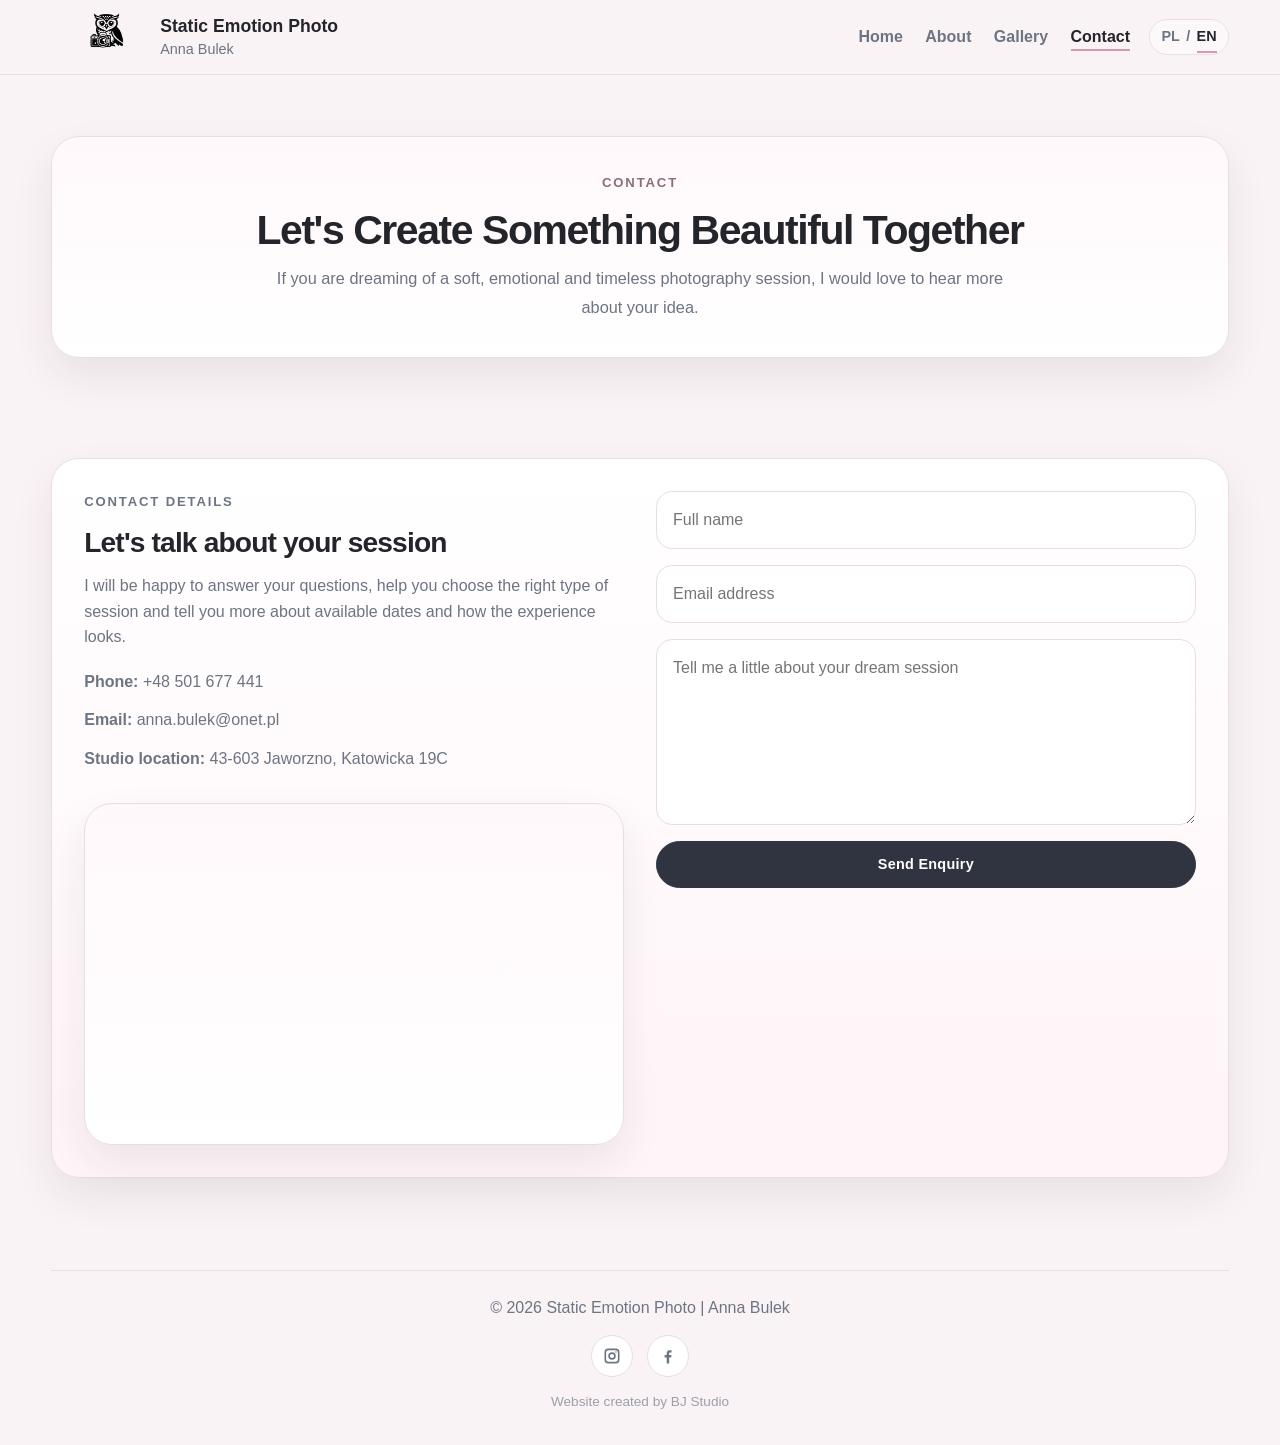
<file: index-en.html>
<!DOCTYPE html>
<html lang="en">
<head>
  <meta charset="UTF-8">
  <meta name="viewport" content="width=device-width, initial-scale=1.0">

  <title>Contact | Static Emotion Photo</title>
  <meta name="description" content="Get in touch with Static Emotion Photo and enquire about your photography session. Soft, timeless photography full of emotion, light and beautiful memories.">
  <meta name="keywords" content="contact photographer Jaworzno, book photo session Jaworzno, photography session Jaworzno, photographer contact">
  <meta name="author" content="Static Emotion Photo">
  <meta name="google-site-verification" content="44MKca6qi49Vq5cv_uIZCptFBGQqY_2awPQnyBeBsws" />
  <link rel="canonical" href="https://staticemotion.pl/">
  <meta property="og:title" content="Contact | Static Emotion Photo">
  <meta property="og:description" content="Get in touch and enquire about your photography session with Static Emotion Photo.">
  <meta property="og:type" content="website">
  <meta property="og:image" content="images/sesja_brzuszkowa_1.jpg">
  <meta property="og:locale" content="en_GB">

  <link rel="stylesheet" href="style.css">
</head>
<body>

  <header class="site-header">
    <div class="container nav-wrapper">
      <a href="index-en.html" class="brand">
        <img src="images/Owl_logo.png" alt="Static Emotion Photo logo" class="brand-logo">
        <div class="brand-text">
          <span class="brand-name">Static Emotion Photo</span>
          <span class="brand-sub">Anna Bulek</span>
        </div>
      </a>

      <div class="nav-right">
        <button class="menu-toggle" aria-label="Open menu" aria-expanded="false" aria-controls="mobile-menu">
          <span></span>
          <span></span>
          <span></span>
        </button>

        <nav class="site-nav" id="mobile-menu">
          <ul>
            <li><a href="index-en.html">Home</a></li>
            <li><a href="about-en.html">About</a></li>
            <li><a href="gallery-en.html">Gallery</a></li>
            <li><a href="contact-en.html" class="active-link">Contact</a></li>
          </ul>
        </nav>

        <div class="language-switch">
          <a href="contact.html" class="lang-link">PL</a>
          <span>/</span>
          <a href="contact-en.html" class="lang-link active">EN</a>
        </div>
      </div>
    </div>

    <div class="menu-overlay"></div>
  </header>

  <main>
    <section class="page-hero reveal">
      <div class="container page-card">
        <p class="page-tag">Contact</p>
        <h1>Let's Create Something Beautiful Together</h1>
        <p class="page-lead">
          If you are dreaming of a soft, emotional and timeless photography session,
          I would love to hear more about your idea.
        </p>
      </div>
    </section>

    <section class="section reveal">
      <div class="container contact-box">
        <div class="contact-text">
          <p class="section-tag">Contact Details</p>
          <h2>Let's talk about your session</h2>
          <p>
            I will be happy to answer your questions, help you choose the right type of session
            and tell you more about available dates and how the experience looks.
          </p>

          <div class="contact-details">
            <p><strong>Phone:</strong> <a href="tel:+48501677441">+48 501 677 441</a></p>
            <p><strong>Email:</strong> <a href="mailto:anna.bulek@onet.pl">anna.bulek@onet.pl</a></p>
            <p><strong>Studio location:</strong> 43-603 Jaworzno, Katowicka 19C</p>
          </div>

          <div class="map-box">
            <iframe
              src="https://www.google.com/maps/embed?pb=!1m18!1m12!1m3!1d2552.5443688619407!2d19.218009076046425!3d50.225734303519104!2m3!1f0!2f0!3f0!3m2!1i1024!2i768!4f13.1!3m3!1m2!1s0x4716c35d4ac21791%3A0xcd7ecb3d70e3256d!2sKatowicka%2019C%2C%2043-603%20Jaworzno!5e0!3m2!1sen!2spl!4v1774301623337!5m2!1sen!2spl"
              width="600"
              height="350"
              style="border:0;"
              allowfullscreen=""
              loading="lazy"
              referrerpolicy="no-referrer-when-downgrade"
              title="Map to Static Emotion Photo studio">
            </iframe>
          </div>
        </div>

        <form class="contact-form" action="https://formspree.io/f/xeepvvlz" method="POST">
          <input type="hidden" name="_subject" value="New enquiry - Static Emotion Photo">
          <input type="hidden" name="_template" value="table">
          <input type="hidden" name="_captcha" value="false">

          <input type="text" name="name" placeholder="Full name" required>
          <input type="email" name="email" placeholder="Email address" required>
          <textarea name="message" placeholder="Tell me a little about your dream session" rows="6" required></textarea>

          <button type="submit" class="btn btn-primary">Send Enquiry</button>

          <p class="form-success" style="display:none; margin-top:10px;">
            Thank you! Your message has been sent ✨
          </p>
        </form>
      </div>
    </section>
  </main>

  <footer class="site-footer">
    <div class="container footer-wrapper">
      <p>© 2026 Static Emotion Photo | Anna Bulek</p>

      <div class="footer-socials">
        <a href="https://www.instagram.com/static.emotion.photo/" target="_blank" rel="noopener noreferrer" aria-label="Instagram" class="social-icon">
          <svg viewBox="0 0 24 24" aria-hidden="true">
            <path d="M7 2h10a5 5 0 0 1 5 5v10a5 5 0 0 1-5 5H7a5 5 0 0 1-5-5V7a5 5 0 0 1 5-5Zm0 2.2A2.8 2.8 0 0 0 4.2 7v10A2.8 2.8 0 0 0 7 19.8h10a2.8 2.8 0 0 0 2.8-2.8V7A2.8 2.8 0 0 0 17 4.2H7Zm10.25 1.45a1.05 1.05 0 1 1 0 2.1 1.05 1.05 0 0 1 0-2.1ZM12 7a5 5 0 1 1 0 10 5 5 0 0 1 0-10Zm0 2.2a2.8 2.8 0 1 0 0 5.6 2.8 2.8 0 0 0 0-5.6Z"/>
          </svg>
        </a>

        <a href="https://www.facebook.com/" target="_blank" rel="noopener noreferrer" aria-label="Facebook" class="social-icon">
          <svg viewBox="0 0 24 24" aria-hidden="true">
            <path d="M13.5 22v-8.1h2.72l.41-3.16H13.5V8.72c0-.92.25-1.54 1.57-1.54h1.68V4.35c-.29-.04-1.28-.12-2.43-.12-2.4 0-4.05 1.47-4.05 4.17v2.33H7.5v3.16h2.77V22h3.23Z"/>
          </svg>
        </a>
      </div>

      <p class="footer-credit">
        Website created by BJ Studio
      </p>
    </div>
  </footer>

  <script src="script.js"></script>
</body>
</html>
</file>
<file: style.css>
:root {
  --bg: #faf3f5;
  --white: #ffffff;
  --text: #23252b;
  --muted: #6d7482;
  --pink: #f3cfd9;
  --pink-soft: #fff4f7;
  --border: #eadde2;
  --shadow: 0 18px 40px rgba(35, 37, 43, 0.08);
  --radius: 24px;
  --container: 1180px;
}

* {
  box-sizing: border-box;
  margin: 0;
  padding: 0;
}

html {
  scroll-behavior: smooth;
}

body {
  font-family: Arial, Helvetica, sans-serif;
  background: var(--bg);
  color: var(--text);
  line-height: 1.6;
}

img {
  max-width: 100%;
  display: block;
  border-radius: 20px;
}

a {
  text-decoration: none;
  color: inherit;
}

ul {
  list-style: none;
}

button {
  font: inherit;
}

.container {
  width: min(92%, var(--container));
  margin: 0 auto;
}

/* HEADER */

.site-header {
  position: sticky;
  top: 0;
  z-index: 999;
  background: rgba(250, 243, 245, 0.95);
  backdrop-filter: blur(10px);
  border-bottom: 1px solid var(--border);
  transition: box-shadow 0.3s ease, background 0.3s ease;
}

.site-header.scrolled {
  box-shadow: 0 10px 30px rgba(35, 37, 43, 0.08);
}

.nav-wrapper {
  min-height: 72px;
  display: flex;
  align-items: center;
  justify-content: space-between;
  gap: 2rem;
}

.brand {
  display: flex;
  align-items: center;
  gap: 0;
}

.brand-logo {
  height: 74px;
  width: auto;
  flex-shrink: 0;
  margin-right: -2px;
}

.brand-text {
  display: flex;
  flex-direction: column;
  line-height: 1.2;
}

.brand-name {
  font-size: 1.1rem;
  font-weight: 700;
}

.brand-sub {
  font-size: 0.9rem;
  color: var(--muted);
  margin-top: 0.2rem;
}

.nav-right {
  display: flex;
  align-items: center;
  gap: 1.2rem;
}

.site-nav ul {
  display: flex;
  gap: 1.4rem;
}

.site-nav li {
  width: auto;
}

.site-nav a {
  position: relative;
  font-weight: 600;
  color: var(--muted);
  transition: color 0.25s ease;
}

.site-nav a::after {
  content: "";
  position: absolute;
  left: 0;
  bottom: -6px;
  width: 0;
  height: 2px;
  background: #d79aac;
  transition: width 0.25s ease;
}

.site-nav a:hover,
.site-nav a.active-link {
  color: var(--text);
}

.site-nav a:hover::after,
.site-nav a.active-link::after {
  width: 100%;
}

.language-switch {
  display: flex;
  align-items: center;
  gap: 0.4rem;
  font-size: 0.9rem;
  font-weight: 600;
  white-space: nowrap;
  padding: 0.35rem 0.7rem;
  border: 1px solid var(--border);
  border-radius: 999px;
  background: rgba(255, 255, 255, 0.45);
  backdrop-filter: blur(6px);
  transition: opacity 0.25s ease;
}

.language-switch span {
  color: var(--muted);
}

.lang-link {
  color: var(--muted);
  transition: color 0.25s ease;
}

.lang-link:hover {
  color: var(--text);
}

.lang-link.active {
  color: var(--text);
  position: relative;
}

.lang-link.active::after {
  content: "";
  position: absolute;
  left: 0;
  bottom: -4px;
  width: 100%;
  height: 2px;
  background: #d79aac;
}

/* MOBILE MENU */

.menu-toggle {
  display: none;
  width: 46px;
  height: 46px;
  border: 1px solid var(--border);
  background: rgba(255, 255, 255, 0.92);
  border-radius: 14px;
  cursor: pointer;
  padding: 0;
  align-items: center;
  justify-content: center;
  flex-direction: column;
  gap: 5px;
  box-shadow: 0 10px 24px rgba(35, 37, 43, 0.08);
  z-index: 1301;
}

.menu-toggle span {
  display: block;
  width: 20px;
  height: 2px;
  border-radius: 999px;
  background: var(--text);
  transition: transform 0.3s ease, opacity 0.3s ease;
}

.menu-toggle.active span:nth-child(1) {
  transform: translateY(7px) rotate(45deg);
}

.menu-toggle.active span:nth-child(2) {
  opacity: 0;
}

.menu-toggle.active span:nth-child(3) {
  transform: translateY(-7px) rotate(-45deg);
}

.menu-overlay {
  position: fixed;
  inset: 0;
  background: rgba(20, 20, 24, 0.34);
  backdrop-filter: blur(8px);
  -webkit-backdrop-filter: blur(8px);
  opacity: 0;
  visibility: hidden;
  pointer-events: none;
  transition: opacity 0.3s ease, visibility 0.3s ease;
  z-index: 1290;
}

.menu-overlay.active {
  opacity: 1;
  visibility: visible;
  pointer-events: auto;
}

body.menu-open {
  overflow: hidden;
}

body.menu-open .language-switch {
  opacity: 0;
  pointer-events: none;
}

@media (min-width: 769px) {
  .menu-overlay {
    display: none;
  }
}

/* TYPOGRAPHY TAGS */

.eyebrow,
.section-tag,
.page-tag {
  color: #8a6f77;
  text-transform: uppercase;
  letter-spacing: 0.14em;
  font-size: 0.82rem;
  font-weight: 700;
  margin-bottom: 1rem;
}

/* HERO */

.hero {
  padding: 5rem 0 4rem;
}

.hero-grid {
  display: grid;
  grid-template-columns: 1.08fr 0.92fr;
  gap: 2.5rem;
  align-items: center;
}

.hero-text {
  max-width: 620px;
}

.hero h1,
.page-hero h1 {
  font-size: clamp(1.9rem, 3.2vw, 2.8rem);
  line-height: 1.06;
  letter-spacing: -0.035em;
  margin-bottom: 0.7rem;
}

.hero-lead,
.page-lead {
  font-size: 1.02rem;
  color: var(--muted);
  max-width: 58ch;
  margin-bottom: 1.8rem;
  line-height: 1.8;
}

.hero-buttons,
.hero-actions {
  display: flex;
  flex-wrap: wrap;
  gap: 1rem;
}

.hero-card,
.hero-image-card,
.section-image-card,
.page-card,
.preview-card,
.map-box {
  background: linear-gradient(180deg, #fff8fa 0%, #ffffff 100%);
  padding: 0.7rem;
  border: 1px solid var(--border);
  border-radius: 28px;
  box-shadow: var(--shadow);
}

.hero-image {
  width: 100%;
  height: 420px;
  object-fit: cover;
  object-position: center 24%;
  border-radius: 20px;
}

.about-image {
  width: 100%;
  height: 420px;
  object-fit: cover;
  object-position: center 20%;
  border-radius: 20px;
}

/* PAGE HERO */

.page-hero {
  padding: 3.8rem 0 2rem;
}

.page-card {
  text-align: center;
  padding: 2.2rem 1.5rem;
}

.page-card .page-lead {
  max-width: 760px;
  margin: 0 auto;
}

/* BUTTONS */

.btn {
  display: inline-flex;
  align-items: center;
  justify-content: center;
  min-height: 40px;
  padding: 0.7rem 1.2rem;
  border-radius: 999px;
  font-weight: 600;
  font-size: 0.9rem;
  letter-spacing: 0.02em;
  transition: all 0.3s ease;
  cursor: pointer;
}

.btn:hover {
  transform: translateY(-1px);
}

.btn-primary {
  background: #2f3440;
  color: var(--white);
  border: 1px solid #2f3440;
}

.btn-primary:hover {
  background: transparent;
  color: #2f3440;
}

.btn-outline,
.btn-secondary {
  border: 1px solid var(--border);
  background: var(--white);
  color: var(--text);
}

.btn-outline:hover,
.btn-secondary:hover {
  background: var(--pink-soft);
}

/* SECTIONS */

.section {
  padding: 4.2rem 0;
}

.section-heading {
  text-align: center;
  max-width: 720px;
  margin: 0 auto 2.2rem;
}

.section-heading h2,
.section-content h2,
.contact-text h2,
.preview-text h2,
.cta-box h2 {
  font-size: clamp(1.5rem, 2.2vw, 2rem);
  line-height: 1.1;
  letter-spacing: -0.03em;
  margin-bottom: 0.9rem;
}

.section-heading p,
.section-content p,
.contact-text p,
.preview-text p {
  color: var(--muted);
}

.section-content p + p {
  margin-top: 1rem;
}

.section-lead {
  color: var(--muted);
  max-width: 62ch;
  margin: 0.4rem auto 0;
  line-height: 1.8;
}

.section-cta-center {
  text-align: center;
  margin-top: 2rem;
}

.two-col {
  display: grid;
  grid-template-columns: 0.92fr 1.08fr;
  gap: 2.5rem;
  align-items: center;
}

.text-link {
  display: inline-block;
  margin-top: 1.2rem;
  color: #8a6f77;
  font-weight: 600;
  transition: color 0.25s ease;
}

.text-link:hover {
  color: #c78498;
}

/* ABOUT EXTRA */

.feature-list {
  display: grid;
  gap: 1rem;
  margin-top: 1.6rem;
}

.feature-item {
  background: rgba(255, 255, 255, 0.92);
  border: 1px solid var(--border);
  border-radius: 18px;
  padding: 1rem 1.1rem;
}

.feature-item strong {
  display: block;
  margin-bottom: 0.3rem;
}

/* SERVICES */

.cards-grid {
  display: grid;
  grid-template-columns: repeat(4, 1fr);
  gap: 1.4rem;
}

.service-card {
  background: rgba(255, 255, 255, 0.9);
  padding: 1.6rem;
  border-radius: 22px;
  border: 1px solid var(--border);
  box-shadow: var(--shadow);
  transition: transform 0.3s ease, box-shadow 0.3s ease, border-color 0.3s ease;
}

.service-card:hover {
  transform: translateY(-4px);
  box-shadow: 0 20px 36px rgba(35, 37, 43, 0.1);
  border-color: #e5c0cb;
}

.service-card h3 {
  margin-bottom: 0.75rem;
  font-size: 1.15rem;
}

.service-card p {
  color: var(--muted);
  font-size: 0.97rem;
}

/* HOME PREVIEW */

.preview-grid {
  display: grid;
  grid-template-columns: 1fr 1fr;
  gap: 2rem;
  align-items: center;
}

.preview-gallery {
  display: grid;
  grid-template-columns: 1fr 1fr;
  gap: 1rem;
}

.preview-grid-three {
  display: grid;
  grid-template-columns: repeat(3, 1fr);
  gap: 1.4rem;
  align-items: stretch;
}

.preview-card {
  position: relative;
  overflow: hidden;
  border-radius: 22px;
  opacity: 0;
  transform: translateY(30px) scale(0.98);
  transition:
    opacity 0.8s ease,
    transform 0.8s cubic-bezier(0.22, 1, 0.36, 1),
    box-shadow 0.5s ease;
}

.preview-card.show {
  opacity: 1;
  transform: translateY(0) scale(1);
}

.preview-card::after {
  content: "";
  position: absolute;
  inset: 0;
  background: radial-gradient(circle at 50% 50%, rgba(255, 255, 255, 0.15), transparent 70%);
  opacity: 0;
  transition: opacity 0.5s ease;
  pointer-events: none;
}

.preview-card:hover {
  transform: translateY(-6px) scale(1.01);
  box-shadow: 0 30px 60px rgba(35, 37, 43, 0.18);
}

.preview-card:hover::after {
  opacity: 1;
}

.preview-card:nth-child(1) {
  transition-delay: 0.1s;
}

.preview-card:nth-child(2) {
  transition-delay: 0.2s;
}

.preview-card:nth-child(3) {
  transition-delay: 0.3s;
}

.preview-card:nth-child(4) {
  transition-delay: 0.4s;
}

.preview-card:nth-child(5) {
  transition-delay: 0.5s;
}

.preview-card img {
  width: 100%;
  height: 220px;
  object-fit: cover;
  object-position: center top;
}

.preview-image {
  width: 100%;
  height: 100%;
  aspect-ratio: 4 / 5;
  object-fit: cover;
  object-position: center;
  display: block;
  border-radius: 20px;
  transform: scale(1.02);
  transition: transform 0.8s cubic-bezier(0.22, 1, 0.36, 1);
}

.preview-card:hover .preview-image {
  transform: scale(1.06);
}

.preview-overlay {
  position: absolute;
  inset: auto 0 0 0;
  padding: 1.2rem 1rem 0.95rem;
  background: linear-gradient(
    to top,
    rgba(20, 20, 24, 0.65),
    rgba(20, 20, 24, 0.05)
  );
  backdrop-filter: blur(4px);
  -webkit-backdrop-filter: blur(4px);
  color: #fff;
  opacity: 0.88;
  transform: translateY(0);
  transition: opacity 0.4s ease, transform 0.4s ease;
}

.preview-card:hover .preview-overlay {
  opacity: 1;
  transform: translateY(-4px);
}

.preview-overlay span {
  font-size: 0.92rem;
  font-weight: 600;
}

.preview-crop-baby,
.preview-crop-woman,
.preview-crop-sign {
  object-position: center;
}

/* GALLERY */

.gallery-grid {
  display: grid;
  grid-template-columns: repeat(3, 1fr);
  gap: 0.9rem;
}

.gallery-filters {
  display: flex;
  flex-wrap: wrap;
  justify-content: center;
  gap: 0.8rem;
  margin-bottom: 2rem;
}

.filter-btn {
  border: 1px solid var(--border);
  background: rgba(255, 255, 255, 0.75);
  color: var(--muted);
  padding: 0.65rem 1rem;
  border-radius: 999px;
  font: inherit;
  font-size: 0.9rem;
  font-weight: 600;
  cursor: pointer;
  transition: all 0.25s ease;
}

.filter-btn:hover {
  background: var(--pink-soft);
  color: var(--text);
  transform: translateY(-1px);
}

.filter-btn.active {
  background: #2f3440;
  color: var(--white);
  border-color: #2f3440;
}

.gallery-item {
  position: relative;
  overflow: hidden;
  border-radius: 20px;
  background: var(--white);
  box-shadow: var(--shadow);
  cursor: pointer;
}

.gallery-item img {
  width: 100%;
  aspect-ratio: 4 / 5;
  height: auto;
  object-fit: cover;
  object-position: center center;
  display: block;
  border-radius: 20px;
  transition: transform 0.45s ease, filter 0.45s ease, box-shadow 0.35s ease;
}

.gallery-item:hover img {
  transform: scale(1.025);
  filter: brightness(1.03) saturate(1.04);
  box-shadow: 0 18px 34px rgba(233, 170, 190, 0.25);
}

.gallery-overlay {
  position: absolute;
  inset: auto 0 0 0;
  padding: 1.2rem 1rem 0.9rem;
  background: linear-gradient(to top, rgba(20, 20, 24, 0.62), rgba(20, 20, 24, 0.05));
  color: #fff;
  opacity: 0;
  transition: opacity 0.3s ease;
  pointer-events: none;
}

.gallery-overlay span {
  font-size: 0.95rem;
  font-weight: 600;
  letter-spacing: 0.02em;
}

.gallery-item:hover .gallery-overlay {
  opacity: 1;
}

.gallery-item.hidden {
  display: none;
}

/* CTA */

.cta-box {
  text-align: center;
  max-width: 820px;
  margin: 0 auto;
  background: linear-gradient(180deg, #fff8fa 0%, #ffffff 100%);
  border: 1px solid var(--border);
  border-radius: 28px;
  box-shadow: var(--shadow);
  padding: 2.4rem 1.5rem;
}

.cta-box p:not(.section-tag) {
  color: var(--muted);
  max-width: 60ch;
  margin: 0 auto 1.5rem;
}

.cta-box h2 {
  margin-bottom: 1rem;
}

.luxury-cta {
  text-align: center;
}

.luxury-cta .container {
  max-width: 860px;
}

.luxury-cta p:not(.section-tag) {
  max-width: 62ch;
  margin: 0 auto 1.5rem;
  color: var(--muted);
}

/* LIGHTBOX */

.lightbox {
  position: fixed;
  inset: 0;
  background: rgba(20, 20, 24, 0.92);
  display: none;
  align-items: center;
  justify-content: center;
  padding: 2rem;
  z-index: 2000;
}

.lightbox.open {
  display: flex;
}

.lightbox-image-wrap {
  position: relative;
  max-width: min(92vw, 1100px);
  max-height: 88vh;
  display: flex;
  align-items: center;
  justify-content: center;
}

.lightbox img {
  max-width: 100%;
  max-height: 88vh;
  object-fit: contain;
  border-radius: 18px;
  box-shadow: 0 20px 60px rgba(0, 0, 0, 0.35);
}

.lightbox-close,
.lightbox-prev,
.lightbox-next {
  position: absolute;
  border: none;
  background: rgba(255, 255, 255, 0.12);
  color: #fff;
  width: 52px;
  height: 52px;
  border-radius: 999px;
  cursor: pointer;
  display: inline-flex;
  align-items: center;
  justify-content: center;
  transition: background 0.25s ease, transform 0.25s ease;
}

.lightbox-close:hover,
.lightbox-prev:hover,
.lightbox-next:hover {
  background: rgba(255, 255, 255, 0.22);
}

.lightbox-close {
  top: 1.2rem;
  right: 1.2rem;
  position: fixed;
}

.lightbox-prev {
  left: 1rem;
  top: 50%;
  transform: translateY(-50%);
}

.lightbox-next {
  right: 1rem;
  top: 50%;
  transform: translateY(-50%);
}

.lightbox-caption {
  position: absolute;
  left: 50%;
  bottom: -2.2rem;
  transform: translateX(-50%);
  color: rgba(255, 255, 255, 0.82);
  font-size: 0.95rem;
  text-align: center;
  width: 100%;
}

/* CONTACT */

.contact-box {
  display: grid;
  grid-template-columns: 1fr 1fr;
  gap: 2rem;
  background: linear-gradient(180deg, var(--white) 0%, var(--pink-soft) 100%);
  padding: 2rem;
  border-radius: 28px;
  border: 1px solid var(--border);
  box-shadow: var(--shadow);
}

.contact-details {
  margin-top: 1.2rem;
  display: grid;
  gap: 0.8rem;
}

.contact-details a {
  transition: color 0.25s ease;
}

.contact-details a:hover {
  color: #c78498;
}

.contact-form {
  display: grid;
  gap: 1rem;
  align-content: start;
}

.contact-form input,
.contact-form textarea {
  width: 100%;
  border: 1px solid var(--border);
  border-radius: 16px;
  padding: 0.95rem 1rem;
  font: inherit;
  color: var(--text);
  background: rgba(255, 255, 255, 0.95);
  transition: border-color 0.25s ease, box-shadow 0.25s ease;
}

.contact-form input:focus,
.contact-form textarea:focus {
  outline: none;
  border-color: #d9a8b7;
  box-shadow: 0 0 0 4px rgba(217, 168, 183, 0.14);
}

.contact-form textarea {
  min-height: 160px;
  resize: vertical;
}

.map-box {
  margin-top: 2rem;
  overflow: hidden;
  padding: 0;
}

.map-box iframe {
  width: 100%;
  height: 340px;
  border: 0;
  display: block;
}

/* FOOTER */

.site-footer {
  padding: 1.5rem 0 2rem;
}

.footer-wrapper {
  text-align: center;
  color: var(--muted);
  border-top: 1px solid var(--border);
  padding-top: 1.5rem;
}

.footer-socials {
  display: flex;
  justify-content: center;
  gap: 0.85rem;
  margin: 0.9rem 0;
  flex-wrap: wrap;
}

.social-icon {
  width: 42px;
  height: 42px;
  border-radius: 999px;
  border: 1px solid var(--border);
  background: var(--white);
  display: inline-flex;
  align-items: center;
  justify-content: center;
  transition: transform 0.25s ease, background 0.25s ease, border-color 0.25s ease;
}

.social-icon svg {
  width: 18px;
  height: 18px;
  fill: var(--muted);
  transition: fill 0.25s ease;
}

.social-icon:hover {
  transform: translateY(-2px);
  background: var(--pink-soft);
  border-color: #d79aac;
}

.social-icon:hover svg {
  fill: #d79aac;
}

.footer-credit {
  display: block;
  margin-top: 0.5rem;
  font-size: 0.85rem;
  color: #9aa0aa;
}

/* REVEAL */

.reveal {
  opacity: 0;
  transform: translateY(24px);
  transition: opacity 0.7s ease, transform 0.7s ease;
}

.reveal.active {
  opacity: 1;
  transform: translateY(0);
}

/* ACCESSIBILITY */

.visually-hidden {
  position: absolute;
  width: 1px;
  height: 1px;
  margin: -1px;
  padding: 0;
  overflow: hidden;
  border: 0;
}

/* RESPONSIVE */

@media (max-width: 1024px) {
  .hero-grid,
  .two-col,
  .contact-box,
  .preview-grid {
    grid-template-columns: 1fr;
  }

  .cards-grid {
    grid-template-columns: repeat(2, 1fr);
  }

  .gallery-grid {
    grid-template-columns: repeat(2, 1fr);
  }

  .preview-grid-three {
    grid-template-columns: 1fr 1fr;
  }

  .hero-image {
    height: 400px;
  }

  .about-image {
    height: 460px;
  }

  .preview-card img {
    height: 200px;
  }
}

@media (max-width: 768px) {
  .reveal {
    opacity: 1;
    transform: none;
  }
  
@media (max-width: 768px) {
  .preview-card {
    opacity: 1;
    transform: none;
  }

  .preview-card.show {
    opacity: 1;
    transform: none;
  }
}

  .nav-wrapper {
    min-height: 72px;
    padding: 0.7rem 0;
    gap: 1rem;
  }

  .brand {
    justify-content: flex-start;
  }

  .brand-logo {
    height: 64px;
  }

  .brand-text {
    text-align: left;
  }

  .nav-right {
    display: flex;
    align-items: center;
    flex-direction: row;
    gap: 0.75rem;
    width: auto;
  }

  .menu-toggle {
    display: inline-flex;
    order: 2;
  }

  .language-switch {
    order: 1;
    justify-content: center;
  }

  .site-nav {
    position: fixed;
    top: 0;
    right: 0;
    width: min(82vw, 320px);
    height: 100vh;
    padding: 92px 20px 24px;
    background: #fdf7f9;
    border-left: 1px solid var(--border);
    box-shadow: -18px 0 40px rgba(35, 37, 43, 0.12);
    transform: translateX(100%);
    transition: transform 0.35s ease;
    z-index: 1300;
    overflow-y: auto;
  }

  .site-nav.active {
    transform: translateX(0);
  }

  .site-nav ul {
    display: flex;
    flex-direction: column;
    gap: 0.7rem;
    margin: 0;
    padding: 0;
  }

  .site-nav li {
    width: 100%;
  }

  .site-nav a {
    display: block;
    width: 100%;
    padding: 0.95rem 1rem;
    border-radius: 16px;
    background: rgba(255, 255, 255, 0.92);
    color: var(--text);
    font-size: 1rem;
    font-weight: 600;
  }

  .site-nav a::after {
    display: none;
  }

  .site-nav a.active-link {
    background: var(--white);
    box-shadow: 0 8px 18px rgba(35, 37, 43, 0.06);
  }

  .gallery-filters {
    gap: 0.6rem;
    margin-bottom: 1.5rem;
    justify-content: center;
    flex-wrap: wrap;
  }

  .filter-btn {
    font-size: 0.85rem;
    padding: 0.55rem 0.85rem;
  }

  .gallery-overlay {
    opacity: 1;
    padding: 1rem 0.9rem 0.8rem;
  }

  .cta-box {
    padding: 2rem 1.1rem;
  }

  .hero {
    padding-top: 3rem;
  }

  .hero h1,
  .page-hero h1 {
    font-size: 2.25rem;
  }

  .section {
    padding: 3.2rem 0;
  }

  .page-hero {
    padding: 3rem 0 1.5rem;
  }

  .page-card {
    padding: 1.8rem 1.2rem;
  }

  .cards-grid,
  .gallery-grid,
  .preview-grid-three,
  .preview-gallery {
    grid-template-columns: 1fr;
  }

  .hero-image {
    height: 340px;
  }

  .about-image {
    height: 380px;
  }

  .contact-box {
    padding: 1.4rem;
  }

  .map-box iframe {
    height: 280px;
  }

  .lightbox {
    padding: 1rem;
  }

  .lightbox-prev,
  .lightbox-next {
    width: 44px;
    height: 44px;
  }

  .lightbox-close {
    top: 0.8rem;
    right: 0.8rem;
  }

  .lightbox-caption {
    bottom: -1.8rem;
    font-size: 0.9rem;
  }
}

@media (max-width: 480px) {
  .container {
    width: min(94%, var(--container));
  }

  .gallery-overlay span {
    font-size: 0.88rem;
  }

  .brand-logo {
    height: 60px;
  }

  .brand-name {
    font-size: 1rem;
  }

  .brand-sub {
    font-size: 0.82rem;
  }

  .language-switch {
    font-size: 0.85rem;
    padding: 0.3rem 0.6rem;
  }

  .hero h1,
  .page-hero h1 {
    font-size: 2rem;
  }

  .hero-lead,
  .page-lead {
    font-size: 1rem;
  }

  .btn {
    width: 100%;
  }

  .hero-buttons,
  .hero-actions {
    flex-direction: column;
  }

  .contact-form input,
  .contact-form textarea {
    padding: 0.9rem;
  }

  .map-box iframe {
    height: 240px;
  }

  .gallery-item img {
    aspect-ratio: 4 / 5;
    height: auto;
  }
}
</file>
